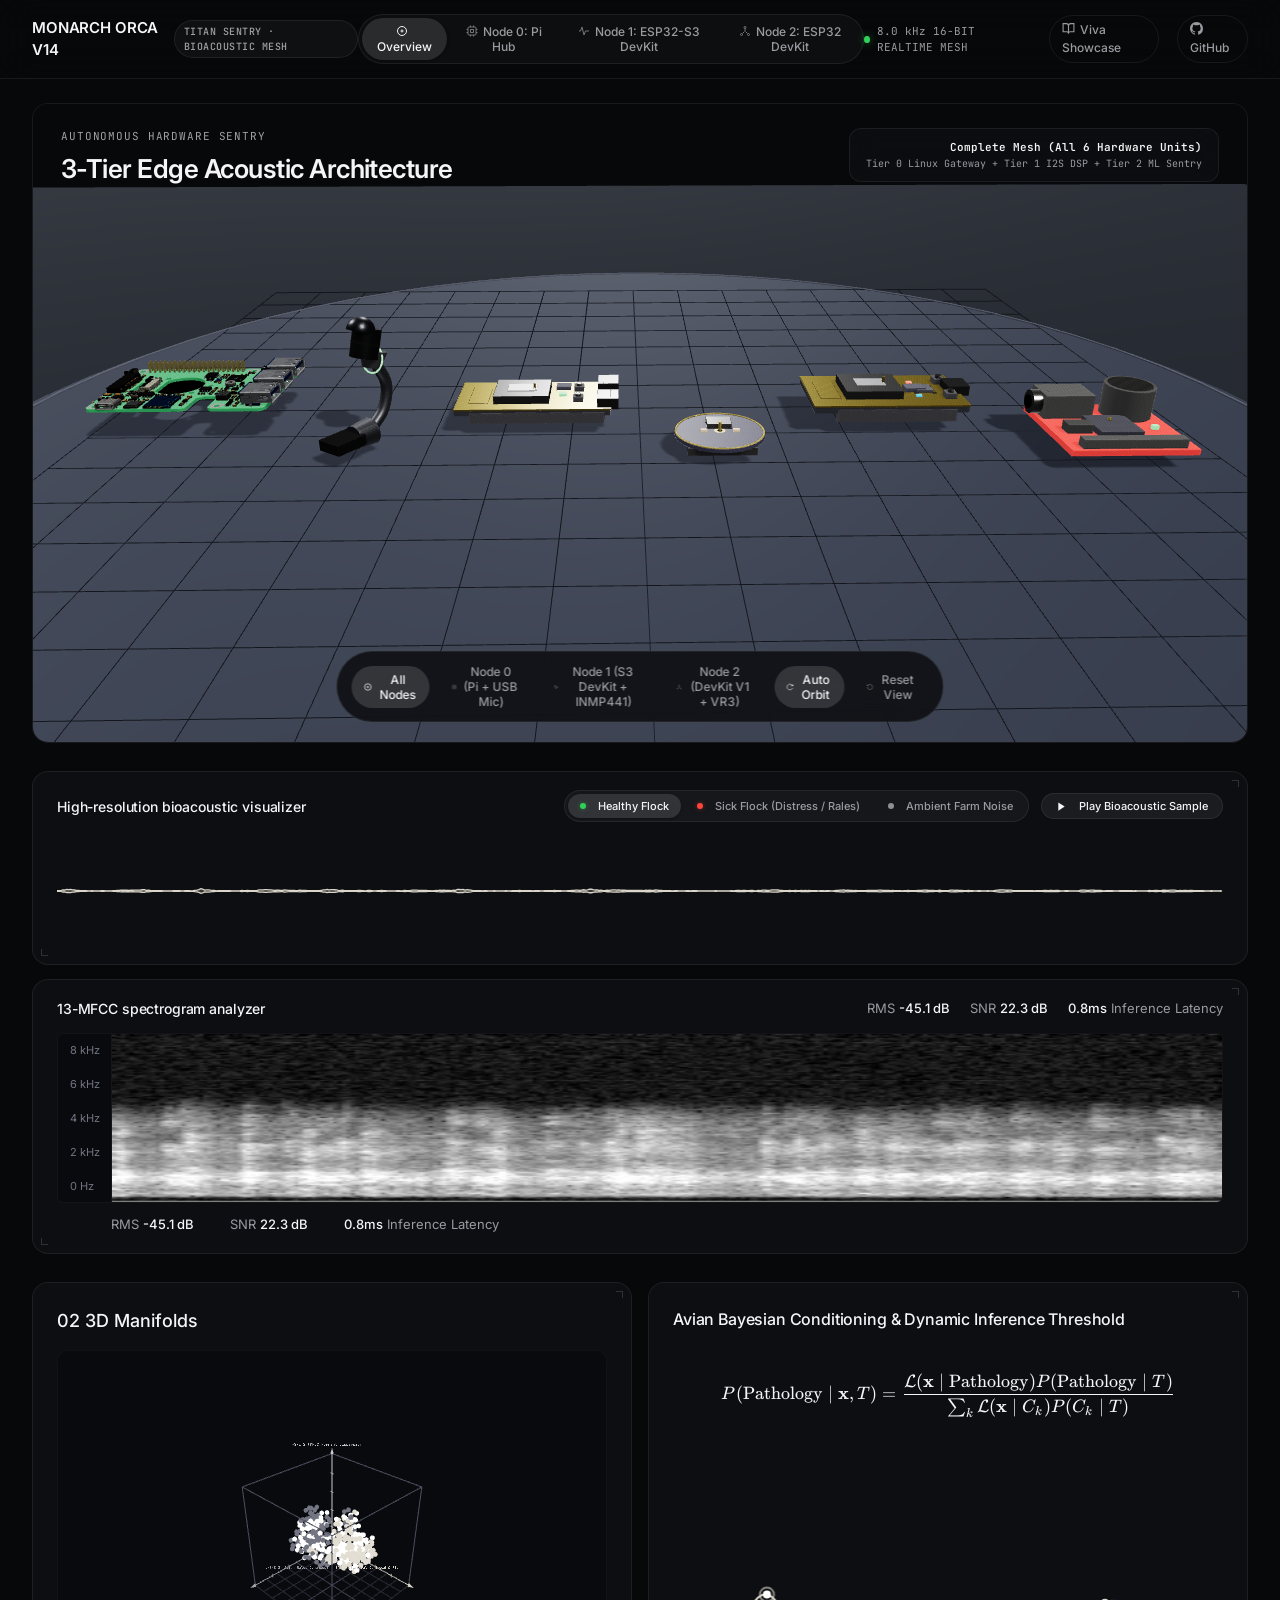
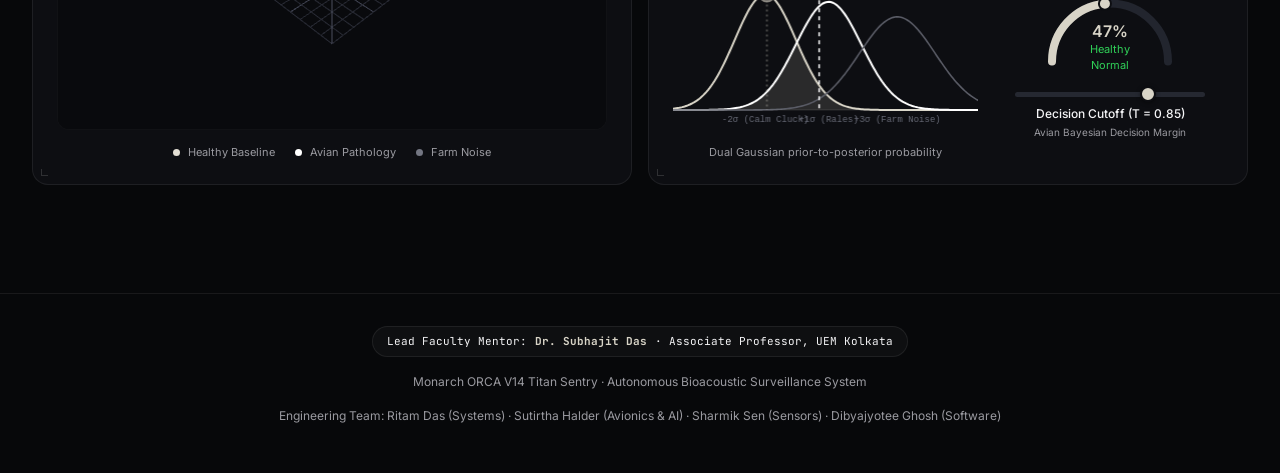
<file: index.html>
<!DOCTYPE html>
<html lang="en">
<head>
  <meta charset="UTF-8">
  <meta name="viewport" content="width=device-width, initial-scale=1.0">
  <title>Monarch ORCA V14 — Titan Sentry Bioacoustic Mesh</title>
  
  <!-- Modern Clean Typography -->
  <link rel="preconnect" href="https://fonts.googleapis.com">
  <link rel="preconnect" href="https://fonts.gstatic.com" crossorigin>
  <link href="https://fonts.googleapis.com/css2?family=Inter:wght@400;500;600;700&family=JetBrains+Mono:wght@400;500;600&display=swap" rel="stylesheet">
  
  <!-- KaTeX CSS for LaTeX Formula Rendering -->
  <link rel="stylesheet" href="vendor/katex.min.css">
  
  <!-- Showcase Core Stylesheet -->
  <link rel="stylesheet" href="css/showcase.css">
</head>
<body>

  <!-- ========================================================================
       1. MINIMALIST APPLE HEADER
       ======================================================================== -->
  <header class="app-header">
    <div class="brand-group">
      <div class="brand-title">MONARCH ORCA V14</div>
      <div class="brand-badge">TITAN SENTRY · BIOACOUSTIC MESH</div>
    </div>

    <nav class="nav-node-tabs">
      <button class="nav-tab-btn active" data-node="all" onclick="switchStageFocus('all')">
        <svg width="12" height="12" viewBox="0 0 24 24" fill="none" stroke="currentColor" stroke-width="2" style="margin-right:5px;vertical-align:-1px;"><circle cx="12" cy="12" r="9"/><circle cx="12" cy="12" r="2"/></svg>Overview
      </button>
      <button class="nav-tab-btn" data-node="node0" onclick="switchStageFocus('node0')">
        <svg width="12" height="12" viewBox="0 0 24 24" fill="none" stroke="currentColor" stroke-width="2" style="margin-right:5px;vertical-align:-1px;"><rect x="4" y="4" width="16" height="16" rx="2"/><path d="M9 9h6v6H9z"/><path d="M9 1v3M15 1v3M9 20v3M15 20v3M20 9h3M20 15h3M1 9h3M1 15h3"/></svg>Node 0: Pi Hub
      </button>
      <button class="nav-tab-btn" data-node="node1" onclick="switchStageFocus('node1')">
        <svg width="12" height="12" viewBox="0 0 24 24" fill="none" stroke="currentColor" stroke-width="2" style="margin-right:5px;vertical-align:-1px;"><path d="M2 12h3l3-8 4 16 3-8h7"/></svg>Node 1: ESP32-S3 DevKit
      </button>
      <button class="nav-tab-btn" data-node="node2" onclick="switchStageFocus('node2')">
        <svg width="12" height="12" viewBox="0 0 24 24" fill="none" stroke="currentColor" stroke-width="2" style="margin-right:5px;vertical-align:-1px;"><circle cx="12" cy="5" r="2"/><circle cx="5" cy="19" r="2"/><circle cx="19" cy="19" r="2"/><path d="M12 7v5M7 17l4-4M17 17l-4-4"/></svg>Node 2: ESP32 DevKit
      </button>
    </nav>

    <div class="header-meta">
      <div class="live-indicator">
        <span class="live-dot"></span>
        <span>8.0 kHz 16-BIT REALTIME MESH</span>
      </div>
      <a href="viva_showcase.html" class="repo-link">
        <svg width="13" height="13" viewBox="0 0 24 24" fill="none" stroke="currentColor" stroke-width="2" style="margin-right:5px;vertical-align:-1px;"><path d="M2 3h6a4 4 0 0 1 4 4v14a3 3 0 0 0-3-3H2z"/><path d="M22 3h-6a4 4 0 0 0-4 4v14a3 3 0 0 1 3-3h7z"/></svg>Viva Showcase
      </a>
      <a href="https://github.com/zgodmr" target="_blank" rel="noopener" class="repo-link">
        <svg width="13" height="13" viewBox="0 0 24 24" fill="currentColor" style="margin-right:5px;vertical-align:-1px;"><path d="M12 0C5.37 0 0 5.37 0 12c0 5.31 3.435 9.795 8.205 11.385.6.105.825-.255.825-.57 0-.285-.015-1.23-.015-2.235-3.015.555-3.795-.735-4.035-1.41-.135-.345-.72-1.41-1.23-1.695-.42-.225-1.02-.78-.015-.795.945-.015 1.62.87 1.845 1.23 1.08 1.815 2.805 1.305 3.495.99.105-.78.42-1.305.765-1.605-2.67-.3-5.46-1.335-5.46-5.925 0-1.305.465-2.385 1.23-3.225-.12-.3-.54-1.53.12-3.18 0 0 1.005-.315 3.3 1.23.96-.27 1.98-.405 3-.405s2.04.135 3 .405c2.295-1.56 3.3-1.23 3.3-1.23.66 1.65.24 2.88.12 3.18.765.84 1.23 1.905 1.23 3.225 0 4.605-2.805 5.625-5.475 5.925.435.375.81 1.095.81 2.22 0 1.605-.015 2.895-.015 3.3 0 .315.225.69.825.57A12.02 12.02 0 0024 12c0-6.63-5.37-12-12-12z"/></svg>GitHub
      </a>
    </div>
  </header>

  <!-- ========================================================================
       MAIN WRAPPER
       ======================================================================== -->
  <main class="main-wrapper">

    <!-- ======================================================================
         2. HERO 3D STUDIO STAGE (ALL 6 HARDWARE GLBS - NON-OVERLAPPING)
         ====================================================================== -->
    <section class="stage-section">
      <!-- 3D Canvas Mounting Point -->
      <div id="three-canvas-container"></div>

      <!-- Stage Top-Left Overlay -->
      <div class="stage-overlay">
        <div class="stage-tagline">Autonomous Hardware Sentry</div>
        <h1 class="stage-title">3-Tier Edge Acoustic Architecture</h1>
      </div>

      <!-- Stage Top-Right Info Pill -->
      <div class="stage-info-pill">
        <span class="info-pill-title" id="info-pill-title">Complete Mesh (All 6 Hardware Units)</span>
        <span class="info-pill-desc" id="info-pill-desc">Tier 0 Linux Gateway + Tier 1 I2S DSP + Tier 2 ML Sentry</span>
      </div>

      <!-- Stage Bottom Controls Overlay -->
      <div class="stage-controls-overlay">
        <button class="stage-btn active" data-node="all" onclick="switchStageFocus('all')">
          <svg width="12" height="12" viewBox="0 0 24 24" fill="none" stroke="currentColor" stroke-width="2"><circle cx="12" cy="12" r="9"/><circle cx="12" cy="12" r="2"/></svg>
          All Nodes
        </button>
        <button class="stage-btn" data-node="node0" onclick="switchStageFocus('node0')">
          <svg width="12" height="12" viewBox="0 0 24 24" fill="none" stroke="currentColor" stroke-width="2"><rect x="4" y="4" width="16" height="16" rx="2"/><path d="M9 9h6v6H9z"/></svg>
          Node 0 (Pi + USB Mic)
        </button>
        <button class="stage-btn" data-node="node1" onclick="switchStageFocus('node1')">
          <svg width="12" height="12" viewBox="0 0 24 24" fill="none" stroke="currentColor" stroke-width="2"><path d="M2 12h3l3-8 4 16 3-8h7"/></svg>
          Node 1 (S3 DevKit + INMP441)
        </button>
        <button class="stage-btn" data-node="node2" onclick="switchStageFocus('node2')">
          <svg width="12" height="12" viewBox="0 0 24 24" fill="none" stroke="currentColor" stroke-width="2"><circle cx="12" cy="5" r="2"/><circle cx="5" cy="19" r="2"/><circle cx="19" cy="19" r="2"/><path d="M12 7v5M7 17l4-4M17 17l-4-4"/></svg>
          Node 2 (DevKit V1 + VR3)
        </button>
        <button class="stage-btn active" id="auto-rotate-btn" onclick="toggleAutoRotate()">
          <svg width="12" height="12" viewBox="0 0 24 24" fill="none" stroke="currentColor" stroke-width="2"><path d="M21.5 2v6h-6M21.34 15.57a10 10 0 11-.57-8.38l5.67-1.19"/></svg>
          Auto Orbit
        </button>
        <button class="stage-btn" onclick="resetStageView()">
          <svg width="12" height="12" viewBox="0 0 24 24" fill="none" stroke="currentColor" stroke-width="2"><path d="M3 12a9 9 0 109-9 9.75 9.75 0 00-6.74 2.74L3 8"/><path d="M3 3v5h5"/></svg>
          Reset View
        </button>
      </div>

      <!-- Loading Spinner -->
      <div class="stage-loader" id="stage-loader">
        <div class="spinner-ring"></div>
        <span>INITIALIZING 3D STAGE...</span>
      </div>
    </section>

    <!-- ======================================================================
         3. EXACT SNAP 1 & 2: LIVE BIOACOUSTIC WAVEFORM & SPECTROGRAM ANALYZER
         ====================================================================== -->
    <section class="bioacoustic-suite">
      <!-- Top Card: High-resolution bioacoustic visualizer -->
      <div class="exact-snap1-card">
        <div class="card-header-row">
          <div class="card-title-snap">High-resolution bioacoustic visualizer</div>
          
          <div class="audio-controls-row">
            <!-- 3 Genuine Audio Selectors -->
            <div class="audio-selector-tabs">
              <button class="audio-sel-btn active" data-sample="healthy">
                <span class="sel-icon-dot healthy"></span>
                Healthy Flock
              </button>
              <button class="audio-sel-btn" data-sample="sick">
                <span class="sel-icon-dot sick"></span>
                Sick Flock (Distress / Rales)
              </button>
              <button class="audio-sel-btn" data-sample="noise">
                <span class="sel-icon-dot noise"></span>
                Ambient Farm Noise
              </button>
            </div>

            <!-- Play / Pause Button -->
            <button class="audio-play-btn" id="audio-play-btn" onclick="toggleAudioPlayback()">
              <svg id="play-btn-icon" width="11" height="11" viewBox="0 0 24 24" fill="currentColor" style="vertical-align:-1px;margin-right:6px;"><polygon points="5 3 19 12 5 21 5 3"/></svg>
              <span id="play-btn-text">Play Bioacoustic Sample</span>
            </button>
          </div>
        </div>

        <div class="waveform-container">
          <canvas id="waveform-canvas"></canvas>
        </div>
      </div>

      <!-- Bottom Card: 13-MFCC spectrogram analyzer -->
      <div class="exact-snap1-card">
        <div class="card-header-row">
          <div class="card-title-snap">13-MFCC spectrogram analyzer</div>
          <div class="card-metrics-snap">
            <div>RMS <span id="metric-rms">-45.1 dB</span></div>
            <div>SNR <span id="metric-snr">22.3 dB</span></div>
            <div><span id="metric-lat">0.8ms</span> Inference Latency</div>
          </div>
        </div>

        <div class="spectrogram-body-row">
          <!-- Left Frequency Axis -->
          <div class="spectrogram-y-axis">
            <span>8 kHz</span>
            <span>6 kHz</span>
            <span>4 kHz</span>
            <span>2 kHz</span>
            <span>0 Hz</span>
          </div>

          <!-- Live Spectrogram Canvas -->
          <div class="spectrogram-canvas-wrap">
            <canvas id="spectrogram-canvas"></canvas>
            <div class="spectrogram-grid-lines">
              <div class="grid-line-h"></div>
              <div class="grid-line-h"></div>
              <div class="grid-line-h"></div>
              <div class="grid-line-h"></div>
              <div class="grid-line-h"></div>
            </div>
            <div class="spectrogram-scan-line" id="spectrogram-scan-line"></div>
          </div>
        </div>

        <!-- Bottom Metrics Bar -->
        <div class="spectrogram-footer-row">
          <div>RMS <span id="b-metric-rms">-45.1 dB</span></div>
          <div>SNR <span id="b-metric-snr">22.3 dB</span></div>
          <div><span id="b-metric-lat">0.8ms</span> Inference Latency</div>
        </div>
      </div>
    </section>

    <!-- ======================================================================
         4. EXACT SNAPS 1 & 2: DUAL DEEP DIVE (3D MANIFOLDS + BAYESIAN THRESHOLD)
         ====================================================================== -->
    <section class="deep-dive-grid">
      <!-- Left Card: Exact Snap 2 (02 3D Manifolds) -->
      <div class="exact-card">
        <div class="manifold-card-header">02 3D Manifolds</div>
        <div class="manifold-viewport-wrap">
          <div id="manifold-canvas-container"></div>
        </div>
        <div class="manifold-legend-row">
          <div><span class="legend-dot-healthy"></span> Healthy Baseline</div>
          <div><span class="legend-dot-sick"></span> Avian Pathology</div>
          <div><span class="legend-dot-noise"></span> Farm Noise</div>
        </div>
      </div>

      <!-- Right Card: Exact Snap 1/3 (Avian Bayesian Conditioning & Dynamic Inference Threshold) -->
      <div class="exact-card">
        <div class="bayesian-card-header">Avian Bayesian Conditioning & Dynamic Inference Threshold</div>
        
        <!-- Centered MathJax / KaTeX LaTeX Formula -->
        <div class="bayesian-latex-box" id="bayesian-math-box"></div>

        <div class="bayesian-interactive-body">
          <!-- Left: Dual Gaussian Probability Curve Canvas -->
          <div class="gaussian-container">
            <canvas id="gaussian-canvas"></canvas>
            <div class="gaussian-caption">Dual Gaussian prior-to-posterior probability</div>
          </div>

          <!-- Right: Interactive Semi-Circular Gauge & Precision Slider -->
          <div class="controls-container">
            <!-- Gauge Meter -->
            <div class="gauge-wrap">
              <svg id="gauge-svg" viewBox="0 0 150 85">
                <!-- Background Inactive Track Arc -->
                <path d="M 17 75 A 58 58 0 0 1 133 75" fill="none" stroke="#22252e" stroke-width="8" stroke-linecap="round" />
                <!-- Active Arc (Bone/Sand) -->
                <path id="gauge-active-arc" d="M 17 75 A 58 58 0 0 1 116 34" fill="none" stroke="#d8d4c7" stroke-width="8" stroke-linecap="round" />
                <!-- End Knob Indicator -->
                <circle id="gauge-knob" cx="116" cy="34" r="6" fill="#d8d4c7" stroke="#0d0e12" stroke-width="2" />
              </svg>
              <div class="gauge-readout-center">
                <div class="gauge-val-text" id="gauge-val">4%</div>
                <div class="gauge-label-text" id="gauge-label-text">Healthy Normal</div>
              </div>
            </div>

            <!-- Horizontal Precision Slider -->
            <div class="slider-group">
              <input type="range" id="precision-slider" class="custom-range-slider" min="0.50" max="0.99" step="0.01" value="0.85">
              <div class="slider-caption-title">Decision Cutoff (T = <span id="slider-val-readout">0.85</span>)</div>
              <div class="slider-caption-sub">Avian Bayesian Decision Margin</div>
            </div>
          </div>
        </div>
      </div>
    </section>

  </main>

  <!-- ========================================================================
       5. FOOTER & ACADEMIC ATTRIBUTION
       ======================================================================== -->
  <footer class="app-footer">
    <div class="faculty-badge">
      <span>Lead Faculty Mentor:</span>
      <strong>Dr. Subhajit Das</strong>
      <span>· Associate Professor, UEM Kolkata</span>
    </div>
    <div>Monarch ORCA V14 Titan Sentry · Autonomous Bioacoustic Surveillance System</div>
    <div>Engineering Team: Ritam Das (Systems) · Sutirtha Halder (Avionics & AI) · Sharmik Sen (Sensors) · Dibyajyotee Ghosh (Software)</div>
  </footer>

  <!-- Vendor Libraries (Local Fallbacks) -->
  <script src="vendor/three.min.js"></script>
  <script src="vendor/OrbitControls.js"></script>
  <script src="vendor/GLTFLoader.js"></script>
  <script src="vendor/DRACOLoader.js"></script>
  <script src="vendor/katex.min.js"></script>

  <!-- Showcase Application Engine -->
  <script src="js/showcase.js"></script>
</body>
</html>
</file>
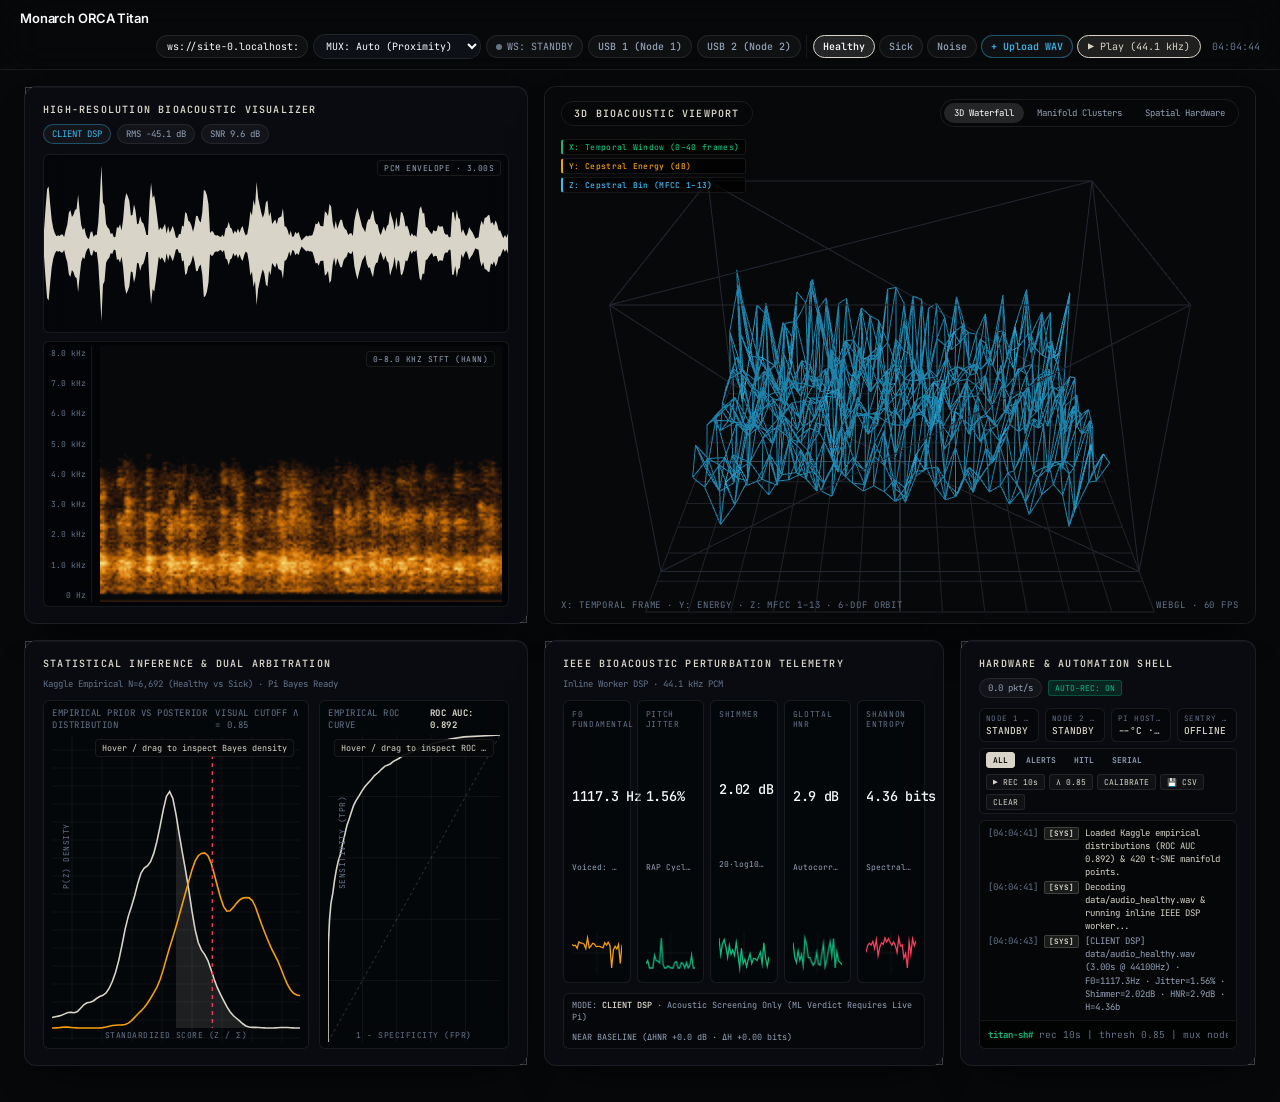
<file: index2.html>
<!DOCTYPE html>
<html lang="en">
<head>
<meta charset="UTF-8">
<meta name="viewport" content="width=device-width, initial-scale=1.0, viewport-fit=cover">
<title>Monarch ORCA V14 Titan Sentry · Industrial Bioacoustic HUD</title>
<link rel="preconnect" href="https://fonts.googleapis.com">
<link href="https://fonts.googleapis.com/css2?family=Inter:wght@400;500;600;700&family=JetBrains+Mono:wght@400;500;600&display=swap" rel="stylesheet">
<!-- Local Three.js + Vendor Loaders + Draco (Offline Farm LAN Safe) -->
<script src="vendor/three.min.js"></script>
<script src="vendor/OrbitControls.js"></script>
<script src="vendor/DRACOLoader.js"></script>
<script src="vendor/GLTFLoader.js"></script>

<style>
:root {
  --bg-canvas: #07080a;
  --bg-panel: rgba(11, 14, 20, 0.78);
  --bg-pill: rgba(255, 255, 255, 0.04);
  --border-hairline: rgba(255, 255, 255, 0.08);
  --border-highlight: rgba(255, 255, 255, 0.16);
  --text-main: #f8fafc;
  --text-dim: #94a3b8;
  --text-mute: #64748b;
  --accent-bone: #d8d4c7;
  --accent-amber: #f59e0b;
  --accent-emerald: #10b981;
  --accent-rose: #f43f5e;
  --accent-cyan: #38bdf8;
  --accent-slate: #94a3b8;
  --font-sans: "Inter", -apple-system, BlinkMacSystemFont, "Segoe UI", Roboto, sans-serif;
  --font-mono: "JetBrains Mono", "SF Mono", "Fira Code", Consolas, monospace;
  --radius-panel: 12px;
  --radius-pill: 999px;
}
*, *::before, *::after { box-sizing: border-box; margin: 0; padding: 0; }
html, body {
  min-height: 100vh; height: auto; overflow-x: hidden; overflow-y: auto;
  background-color: var(--bg-canvas);
  color: var(--text-main); font-family: var(--font-sans);
  -webkit-font-smoothing: antialiased;
  padding-left: env(safe-area-inset-left);
  padding-right: env(safe-area-inset-right);
  padding-bottom: env(safe-area-inset-bottom);
}
body { display: flex; flex-direction: column; }
::-webkit-scrollbar { width: 3px; height: 3px; }
::-webkit-scrollbar-track { background: transparent; }
::-webkit-scrollbar-thumb { background: rgba(255, 255, 255, 0.12); border-radius: 99px; }

/* Top Titanium Header */
header {
  flex-shrink: 0; display: flex; justify-content: space-between; align-items: center;
  flex-wrap: wrap; row-gap: 8px; column-gap: 12px;
  padding: 10px 20px; border-bottom: 1px solid var(--border-hairline);
  background: rgba(7, 8, 10, 0.88); backdrop-filter: blur(24px); -webkit-backdrop-filter: blur(24px);
  z-index: 20; position: sticky; top: 0;
}
.brand { display: flex; align-items: center; gap: 12px; flex-shrink: 0; }
.brand h1 { font-size: 13px; font-weight: 600; letter-spacing: -0.01em; color: var(--text-main); white-space: nowrap; }
.brand h1 span { color: var(--accent-bone); font-weight: 400; }
.brand sub {
  font-size: 9px; color: var(--text-mute); font-family: var(--font-mono);
  letter-spacing: 0.08em; text-transform: uppercase; padding-left: 12px;
  border-left: 1px solid var(--border-hairline); white-space: nowrap;
}
.header-status {
  display: flex; align-items: center; justify-content: flex-end; gap: 5px;
  font-size: 10px; font-family: var(--font-mono);
  flex: 1 1 auto; min-width: 0; flex-wrap: wrap; max-width: 100%;
}
.ws-input {
  background: var(--bg-pill); border: 1px solid var(--border-hairline); color: var(--text-main);
  font-family: var(--font-mono); font-size: 10px; padding: 4px 10px; border-radius: var(--radius-pill);
  width: 152px; outline: none; transition: border-color 0.2s; flex-shrink: 0;
}
.ws-input:focus { border-color: var(--accent-bone); }
.select-ctl {
  background: #0d1016; border: 1px solid var(--border-hairline); color: var(--text-main);
  font-family: var(--font-mono); font-size: 10px; padding: 4px 8px; border-radius: var(--radius-pill);
  outline: none; cursor: pointer; flex-shrink: 0; max-width: 168px;
}
.badge {
  display: inline-flex; align-items: center; gap: 5px; padding: 4px 9px; cursor: pointer;
  border-radius: var(--radius-pill); border: 1px solid var(--border-hairline);
  background: var(--bg-pill); font-size: 10px; color: var(--text-dim); transition: all 0.2s;
  flex-shrink: 0; user-select: none;
}
.badge .dot { width: 6px; height: 6px; border-radius: 50%; background: var(--text-mute); }
.badge.live { border-color: rgba(16, 185, 129, 0.4); color: var(--accent-emerald); background: rgba(16, 185, 129, 0.06); }
.badge.live .dot { background: var(--accent-emerald); box-shadow: 0 0 8px var(--accent-emerald); }
.badge.warn .dot { background: var(--accent-amber); }

.btn-ctrl {
  font-family: var(--font-mono); font-size: 10px; font-weight: 500;
  padding: 4px 9px; border-radius: var(--radius-pill); cursor: pointer;
  border: 1px solid var(--border-hairline); background: var(--bg-pill); color: var(--text-dim);
  transition: all 0.2s; flex-shrink: 0;
}
.btn-ctrl:hover { background: rgba(255, 255, 255, 0.08); color: var(--text-main); border-color: var(--border-highlight); }
.btn-ctrl.active { border-color: var(--accent-bone); color: #fff; background: rgba(255, 255, 255, 0.12); }
.btn-ctrl.unsupported { opacity: 0.42; border-style: dashed; }
.sample-group { display: flex; flex-wrap: wrap; align-items: center; gap: 4px; border-left: 1px solid var(--border-hairline); padding-left: 6px; max-width: 100%; min-width: 0; }
.btn-play {
  background: rgba(216, 212, 199, 0.12); border: 1px solid var(--accent-bone); color: var(--accent-bone);
  font-family: var(--font-mono); font-size: 10px; padding: 4px 10px; border-radius: var(--radius-pill);
  cursor: pointer; flex-shrink: 0; transition: all 0.2s;
}
.btn-play:hover { background: var(--accent-bone); color: #07080a; }
#clock { color: var(--text-mute); padding-left: 6px; flex-shrink: 0; }

/* 12-Column Industrial Bento Grid (Exact Desktop Vibe Preserved) */
.main-grid {
  flex: 1; display: grid;
  grid-template-columns: repeat(12, 1fr);
  grid-template-rows: auto auto;
  gap: 16px; padding: 16px 24px 36px; min-height: 900px;
}
.panel {
  display: flex; flex-direction: column; gap: 10px; min-height: 380px; min-width: 0;
  background: var(--bg-panel); backdrop-filter: blur(28px); -webkit-backdrop-filter: blur(28px);
  border: 1px solid var(--border-hairline); border-radius: var(--radius-panel);
  padding: 16px 18px; position: relative;
  box-shadow: inset 0 1px 0 0 rgba(255, 255, 255, 0.04), 0 20px 40px -20px rgba(0, 0, 0, 0.85);
}
.panel-q1, .panel-q2 { min-height: 440px; }
.panel-q3, .panel-q4, .panel-q5 { min-height: 380px; }
.panel::before, .panel::after {
  content: ""; position: absolute; width: 7px; height: 7px; pointer-events: none;
}
.panel::before { top: 0; left: 0; border-top: 1px solid rgba(255,255,255,0.22); border-left: 1px solid rgba(255,255,255,0.22); }
.panel::after { bottom: 0; right: 0; border-bottom: 1px solid rgba(255,255,255,0.22); border-right: 1px solid rgba(255,255,255,0.22); }

/* Bento Cell Placement */
.panel-q1 { grid-column: 1 / 6; grid-row: 1; }
.panel-q2 { grid-column: 6 / 13; grid-row: 1; padding: 0; overflow: hidden; }
.panel-q3 { grid-column: 1 / 6; grid-row: 2; }
.panel-q4 { grid-column: 6 / 10; grid-row: 2; }
.panel-q5 { grid-column: 10 / 13; grid-row: 2; }

.panel-head {
  display: flex; justify-content: space-between; align-items: center; gap: 8px; flex-shrink: 0; flex-wrap: wrap;
}
.panel-head h2 {
  font-size: 10px; font-weight: 600; text-transform: uppercase;
  letter-spacing: 0.12em; color: var(--accent-bone); font-family: var(--font-mono);
}
.panel-meta { font-size: 9px; font-family: var(--font-mono); color: var(--text-mute); }
.badges-row { display: flex; gap: 6px; align-items: center; flex-wrap: wrap; }
.metric-pill {
  font-size: 9px; font-family: var(--font-mono); padding: 3px 8px; border-radius: var(--radius-pill);
  border: 1px solid var(--border-hairline); background: var(--bg-pill); color: var(--text-dim);
}
.metric-pill.mode-live { border-color: rgba(16,185,129,0.35); color: var(--accent-emerald); }
.metric-pill.mode-dsp { border-color: rgba(56,189,248,0.35); color: var(--accent-cyan); }

/* Q1: Bioacoustic Visualizer */
.q1-content {
  flex: 1; display: flex; flex-direction: column; gap: 8px; min-height: 0;
}
.waveform-box {
  flex: 1; min-height: 90px; position: relative; border-radius: 6px;
  background: rgba(0, 0, 0, 0.45); border: 1px solid var(--border-hairline); overflow: hidden;
}
#waveformCanvas { width: 100%; height: 100%; display: block; }
.drop-hint {
  position: absolute; inset: 0; display: none; align-items: center; justify-content: center;
  background: rgba(7, 8, 10, 0.88); border: 1.5px dashed var(--accent-bone);
  font-family: var(--font-mono); font-size: 10px; color: var(--accent-bone);
  letter-spacing: 0.08em; text-transform: uppercase; pointer-events: none; z-index: 10;
  border-radius: 6px;
}
.waveform-box.drag-over .drop-hint { display: flex; }
.q1-mode-tag {
  position: absolute; top: 5px; right: 7px; font-family: var(--font-mono); font-size: 8px;
  padding: 2px 6px; border-radius: 4px; background: rgba(7, 8, 10, 0.82);
  border: 1px solid var(--border-hairline); color: var(--text-dim); pointer-events: none;
  letter-spacing: 0.06em; text-transform: uppercase;
}

.spectrogram-box {
  flex: 1.45; min-height: 150px; display: flex; gap: 8px; position: relative;
  border-radius: 6px; background: rgba(0, 0, 0, 0.55); border: 1px solid var(--border-hairline);
  padding: 4px 6px; overflow: hidden;
}
.freq-scale {
  width: 42px; display: flex; flex-direction: column; justify-content: space-between;
  font-size: 8px; font-family: var(--font-mono); color: var(--text-mute); text-align: right;
  padding: 2px 5px 2px 0; border-right: 1px solid var(--border-hairline); user-select: none; flex-shrink: 0;
}
.spec-canvas-wrap { flex: 1; position: relative; overflow: hidden; height: 100%; min-width: 0; }
#spectrogramCanvas { width: 100%; height: 100%; display: block; image-rendering: pixelated; }

/* Q2: 3D Bioacoustic Viewport */
.panel-q2 .panel-head {
  position: absolute; top: 12px; left: 16px; right: 16px; z-index: 10; pointer-events: none;
}
.panel-q2 .panel-head h2 {
  background: rgba(7, 8, 10, 0.78); backdrop-filter: blur(12px); -webkit-backdrop-filter: blur(12px);
  padding: 5px 12px; border-radius: var(--radius-pill); border: 1px solid var(--border-hairline);
}
.q2-controls-right { display: flex; align-items: center; gap: 6px; pointer-events: auto; flex-wrap: wrap; }
.mode-tabs {
  display: flex; gap: 3px; pointer-events: auto;
  background: rgba(7, 8, 10, 0.78); backdrop-filter: blur(16px); -webkit-backdrop-filter: blur(16px);
  padding: 3px; border-radius: var(--radius-pill); border: 1px solid var(--border-hairline);
}
.mode-tab {
  font-family: var(--font-mono); font-size: 9px; padding: 4px 10px; border-radius: var(--radius-pill);
  background: transparent; color: var(--text-dim); border: none; cursor: pointer; transition: all 0.2s;
}
.mode-tab:hover { color: var(--text-main); }
.mode-tab.active { background: rgba(255, 255, 255, 0.12); color: #fff; }
.orbit-lock-btn {
  display: none; font-family: var(--font-mono); font-size: 9px; padding: 5px 10px;
  border-radius: var(--radius-pill); border: 1px solid var(--border-hairline);
  background: rgba(7, 8, 10, 0.85); color: var(--text-dim); cursor: pointer;
}
.orbit-lock-btn.unlocked { border-color: var(--accent-emerald); color: var(--accent-emerald); }
body.is-coarse .orbit-lock-btn { display: inline-flex; align-items: center; gap: 4px; }

.viewport-3d { position: relative; width: 100%; height: 100%; flex: 1; outline: none; min-height: 440px; }
#threeCanvas { width: 100%; height: 100%; display: block; outline: none; }
body.is-coarse #threeCanvas.scroll-safe { touch-action: pan-y; }
#fallback2DCanvas { position: absolute; inset: 0; width: 100%; height: 100%; display: none; }
.viewport-reticle {
  position: absolute; bottom: 12px; left: 16px; right: 16px; font-family: var(--font-mono);
  font-size: 9px; color: var(--text-mute); pointer-events: none; letter-spacing: 0.10em;
  display: flex; justify-content: space-between; gap: 8px; flex-wrap: wrap;
}
.axis-3d-labels {
  position: absolute; top: 52px; left: 16px; display: flex; flex-direction: column; gap: 3px;
  pointer-events: none; z-index: 10;
}
.axis-3d {
  font-family: var(--font-mono); font-size: 8px; font-weight: 500;
  padding: 2px 6px; border-radius: 3px; background: rgba(0, 0, 0, 0.65);
  border: 1px solid var(--border-hairline); letter-spacing: 0.04em;
}
.axis-3d.x { color: var(--accent-emerald); border-left: 2px solid var(--accent-emerald); }
.axis-3d.y { color: var(--accent-amber); border-left: 2px solid var(--accent-amber); }
.axis-3d.z { color: var(--accent-cyan); border-left: 2px solid var(--accent-cyan); }

/* Q3: Statistical Inference & Dual Arbitration */
.q3-split {
  flex: 1; display: grid; grid-template-columns: 1.4fr 1fr; gap: 10px; min-height: 0;
}
.chart-box {
  display: flex; flex-direction: column; gap: 4px; min-height: 220px; min-width: 0;
  background: rgba(0, 0, 0, 0.4); border: 1px solid var(--border-hairline);
  border-radius: 6px; padding: 6px 8px; position: relative;
}
.chart-title {
  font-size: 9px; font-family: var(--font-mono); color: var(--text-mute);
  text-transform: uppercase; letter-spacing: 0.06em; display: flex; justify-content: space-between; gap: 6px;
}
.chart-canvas-wrap { flex: 1; min-height: 0; position: relative; touch-action: none; }
.chart-canvas-wrap canvas { width: 100%; height: 100%; display: block; cursor: crosshair; }

.axis-lbl-x {
  position: absolute; bottom: 2px; left: 50%; transform: translateX(-50%);
  font-family: var(--font-mono); font-size: 8px; color: var(--text-mute);
  text-transform: uppercase; letter-spacing: 0.06em; pointer-events: none; white-space: nowrap;
}
.axis-lbl-y {
  position: absolute; top: 50%; left: 14px; transform: translateY(-50%) rotate(-90deg);
  transform-origin: left center; font-family: var(--font-mono); font-size: 8px;
  color: var(--text-mute); text-transform: uppercase; letter-spacing: 0.06em; pointer-events: none; white-space: nowrap;
}
.chart-inspect-badge {
  position: absolute; top: 4px; right: 6px; max-width: calc(100% - 12px);
  background: rgba(7, 8, 10, 0.92); border: 1px solid var(--border-hairline);
  padding: 2px 6px; border-radius: 4px; font-family: var(--font-mono); font-size: 8.5px;
  color: var(--accent-bone); pointer-events: none; z-index: 5; white-space: nowrap;
  overflow: hidden; text-overflow: ellipsis;
}

/* Q4: IEEE Bioacoustic Perturbation Telemetry Cards */
.perturbation-grid {
  flex: 1; display: grid; grid-template-columns: repeat(5, 1fr); gap: 6px; min-height: 0;
}
.p-card {
  display: flex; flex-direction: column; justify-content: space-between; min-width: 0;
  background: rgba(0, 0, 0, 0.4); border: 1px solid var(--border-hairline);
  border-radius: 6px; padding: 8px; position: relative; min-height: 0;
}
.p-name { font-size: 8px; font-family: var(--font-mono); color: var(--text-mute); text-transform: uppercase; letter-spacing: 0.08em; }
.p-val { font-size: 13.5px; font-weight: 500; font-family: var(--font-mono); color: var(--text-main); letter-spacing: -0.02em; margin: 2px 0; white-space: nowrap; }
.p-sub { font-size: 8px; font-family: var(--font-mono); color: var(--text-dim); white-space: nowrap; overflow: hidden; text-overflow: ellipsis; }
.p-sparkline-wrap { height: 42px; width: 100%; margin-top: 4px; position: relative; }
.p-sparkline-wrap canvas { width: 100%; height: 100%; display: block; }
.screening-strip {
  display: flex; justify-content: space-between; align-items: center; gap: 8px;
  padding: 5px 8px; border-radius: 6px; background: rgba(0, 0, 0, 0.35);
  border: 1px solid var(--border-hairline); font-family: var(--font-mono); font-size: 8.5px;
  color: var(--text-dim); flex-shrink: 0; flex-wrap: wrap;
}
.screening-strip strong { color: var(--accent-bone); font-weight: 600; }
.screening-strip.alarm { border-color: rgba(244, 63, 94, 0.45); background: rgba(244, 63, 94, 0.08); }
.screening-strip.alarm strong { color: var(--accent-rose); }
.screening-strip.live-ok { border-color: rgba(16, 185, 129, 0.35); background: rgba(16, 185, 129, 0.06); }
.screening-strip.live-ok strong { color: var(--accent-emerald); }

/* Q5: Hardware Status & Automation Terminal Shell */
.q5-stack {
  flex: 1; display: flex; flex-direction: column; gap: 6px; min-height: 0;
}
.hw-strip {
  display: grid; grid-template-columns: repeat(4, 1fr); gap: 6px; flex-shrink: 0;
}
.hw-card {
  background: rgba(0, 0, 0, 0.35); border: 1px solid var(--border-hairline);
  border-radius: 6px; padding: 4px 6px; font-family: var(--font-mono); min-width: 0;
}
.hw-card .hw-lbl { font-size: 7.5px; color: var(--text-mute); text-transform: uppercase; letter-spacing: 0.05em; white-space: nowrap; overflow: hidden; text-overflow: ellipsis; }
.hw-card .hw-val { font-size: 9.5px; color: var(--accent-bone); font-weight: 500; margin-top: 1px; white-space: nowrap; overflow: hidden; text-overflow: ellipsis; }

/* Inline Dual HITL Banner (Hidden Until Pi Sends hitl.active === true) */
.hitl-banner {
  display: none; align-items: center; justify-content: space-between; gap: 6px; flex-wrap: wrap;
  padding: 5px 8px; border-radius: 6px; flex-shrink: 0;
  background: rgba(245, 158, 11, 0.12); border: 1px solid rgba(245, 158, 11, 0.45);
  font-family: var(--font-mono); font-size: 8.5px; color: var(--accent-amber);
}
.hitl-banner.active { display: flex; }
.hitl-actions { display: flex; gap: 4px; }
.hitl-btn {
  font-family: var(--font-mono); font-size: 8px; font-weight: 600; padding: 2px 7px;
  border-radius: 4px; cursor: pointer; border: 1px solid var(--border-highlight);
  background: rgba(0,0,0,0.55); color: var(--text-main);
}
.hitl-btn.h:hover { border-color: var(--accent-emerald); color: var(--accent-emerald); }
.hitl-btn.s:hover { border-color: var(--accent-rose); color: var(--accent-rose); }
.hitl-btn.n:hover { border-color: var(--accent-slate); color: var(--accent-slate); }

/* Control Strip: Filter Tabs & Macro Bar */
.term-controls-strip {
  display: flex; justify-content: space-between; align-items: center; gap: 6px; flex-shrink: 0; flex-wrap: wrap;
  background: rgba(0, 0, 0, 0.25); border: 1px solid var(--border-hairline); border-radius: 5px; padding: 3px 6px;
}
.term-tab-row { display: flex; gap: 4px; }
.term-tab {
  background: transparent; border: 1px solid transparent; color: var(--text-dim);
  font-family: var(--font-mono); font-size: 8px; font-weight: 600; padding: 2px 6px;
  border-radius: 3px; cursor: pointer; text-transform: uppercase; transition: all 0.15s ease;
}
.term-tab:hover { color: var(--accent-bone); border-color: rgba(255,255,255,0.1); }
.term-tab.active { background: var(--accent-bone); color: #000; border-color: var(--accent-bone); }

.term-macro-row { display: flex; gap: 4px; flex-wrap: wrap; }
.macro-btn {
  background: rgba(255, 255, 255, 0.04); border: 1px solid var(--border-hairline);
  color: var(--accent-bone); font-family: var(--font-mono); font-size: 8px;
  padding: 2px 6px; border-radius: 3px; cursor: pointer; transition: all 0.15s ease;
  white-space: nowrap;
}
.macro-btn:hover { background: rgba(255, 255, 255, 0.1); border-color: var(--accent-bone); }
.macro-btn:active { transform: translateY(1px); }

/* Integrated Terminal Shell */
.terminal-shell {
  flex: 1; min-height: 150px; background: rgba(5, 6, 8, 0.85); border: 1px solid var(--border-hairline);
  border-radius: 6px; display: flex; flex-direction: column; overflow: hidden;
}
.term-log-stream {
  flex: 1; min-height: 0; padding: 6px 8px; font-family: var(--font-mono); font-size: 9px;
  line-height: 1.45; overflow-y: auto; display: flex; flex-direction: column; gap: 2px;
}
.term-line { display: flex; align-items: flex-start; gap: 6px; word-break: break-word; }
.term-line .term-ts { color: var(--text-mute); flex-shrink: 0; }
.term-line .term-tag {
  font-size: 7.5px; font-weight: 700; padding: 0 4px; border-radius: 2px;
  text-transform: uppercase; flex-shrink: 0; line-height: 1.4;
}
.term-tag-sys { background: rgba(216, 212, 199, 0.1); color: var(--accent-bone); border: 1px solid rgba(216, 212, 199, 0.2); }
.term-tag-alarm { background: rgba(244, 63, 94, 0.2); color: var(--accent-rose); border: 1px solid rgba(244, 63, 94, 0.4); }
.term-tag-hitl { background: rgba(245, 158, 11, 0.2); color: var(--accent-amber); border: 1px solid rgba(245, 158, 11, 0.4); }
.term-tag-serial { background: rgba(56, 189, 248, 0.15); color: var(--accent-cyan); border: 1px solid rgba(56, 189, 248, 0.3); }
.term-tag-cmd { background: rgba(16, 185, 129, 0.18); color: var(--accent-emerald); border: 1px solid rgba(16, 185, 129, 0.3); }

.term-msg { flex: 1; color: var(--text-dim); white-space: pre-wrap; }
.term-msg-alarm { color: var(--accent-rose); font-weight: 500; }
.term-msg-cmd { color: var(--accent-emerald); }
.term-msg-info { color: var(--accent-bone); }

/* Interactive CLI Prompt Bar */
.term-cli-bar {
  height: 28px; flex-shrink: 0; display: flex; align-items: center; gap: 6px;
  background: rgba(0, 0, 0, 0.7); border-top: 1px solid var(--border-hairline); padding: 0 8px;
}
.cli-prompt { font-family: var(--font-mono); font-size: 9px; font-weight: 700; color: var(--accent-emerald); user-select: none; }
.term-cli-input {
  flex: 1; background: transparent; border: none; outline: none; min-width: 0;
  font-family: var(--font-mono); font-size: 9.5px; color: var(--accent-bone);
}
.term-cli-input::placeholder { color: var(--text-mute); }

/* Laptop Header Fit (1200px - 1720px) */
@media (max-width: 1720px) {
  .brand sub { display: none; }
}
@media (max-width: 1400px) {
  .brand h1 span { display: none; }
}

/* Tablet Responsive (768px - 1199px) */
@media (max-width: 1199px) {
  header { flex-direction: column; align-items: stretch; padding: 10px 16px; gap: 8px; }
  .header-status { justify-content: flex-start; max-width: 100%; }
  .brand sub { display: none; }
  .brand h1 span { display: inline; }
  .sample-group { border-left: none; padding-left: 0; }
  .main-grid {
    grid-template-columns: repeat(2, 1fr);
    grid-template-rows: auto;
    padding: 12px 16px 28px; gap: 12px; min-height: auto;
  }
  .panel-q1 { grid-column: 1 / 2; grid-row: auto; min-height: 360px; }
  .panel-q2 { grid-column: 2 / 3; grid-row: auto; min-height: 360px; }
  .panel-q3 { grid-column: 1 / 3; grid-row: auto; min-height: 320px; }
  .panel-q4 { grid-column: 1 / 3; grid-row: auto; min-height: 240px; }
  .panel-q5 { grid-column: 1 / 3; grid-row: auto; min-height: 340px; }
  .viewport-3d { min-height: 360px; }
}

/* Mobile Responsive (< 768px — iPhone / Android / Small Screens) */
@media (max-width: 767px) {
  header { padding: 10px 12px; }
  .brand h1 { font-size: 12px; }
  .ws-input { width: 145px; }
  .main-grid {
    display: flex; flex-direction: column; padding: 10px 12px 24px; gap: 12px; min-height: auto;
  }
  .panel { padding: 12px; min-height: auto; }
  .panel-q1 { min-height: 340px; }
  .panel-q2 { min-height: 340px; padding: 0; }
  .viewport-3d { min-height: 340px; }
  .axis-3d-labels { top: 82px; left: 10px; }
  .q3-split { grid-template-columns: 1fr; gap: 8px; }
  .chart-box { min-height: 205px; }
  .perturbation-grid { grid-template-columns: repeat(2, 1fr); }
  .perturbation-grid .p-card:last-child { grid-column: 1 / -1; }
  .hw-strip { grid-template-columns: repeat(2, 1fr); }
  .terminal-shell { min-height: 200px; }
}
</style>
</head>
<body>

<header>
  <div class="brand">
    <h1>Monarch ORCA Titan <span>· Industrial Bioacoustic HUD</span></h1>
    <sub>IEEE 80-DSP · Three.js WebGL · Posterior Bayesian Engine</sub>
  </div>
  <div class="header-status">
    <input type="text" id="wsHost" class="ws-input" placeholder="ws://127.0.0.1:5000" spellcheck="false" title="Raspberry Pi WebSocket Host (saved locally)" />
    <select id="muxSelect" class="select-ctl" title="Audio Ingestion MUX Channel">
      <option value="auto">MUX: Auto (Proximity)</option>
      <option value="force_pi">MUX: Mic 1 (Pi USB)</option>
      <option value="force_node1">MUX: Mic 2 (ESP-1 I2S)</option>
      <option value="force_node2">MUX: Mic 3 (ESP-2 VR3)</option>
    </select>
    <div class="badge" id="wsBadge" title="Click to reconnect"><span class="dot"></span><span id="wsText">WS: STANDBY</span></div>
    <button class="btn-ctrl" id="btnUsb1">USB 1 (Node 1)</button>
    <button class="btn-ctrl" id="btnUsb2">USB 2 (Node 2)</button>

    <!-- Offline WAV DSP & Custom Upload -->
    <div class="sample-group">
      <button class="btn-ctrl active" data-sample="healthy" id="sampleHealthy">Healthy</button>
      <button class="btn-ctrl" data-sample="sick" id="sampleSick">Sick</button>
      <button class="btn-ctrl" data-sample="noise" id="sampleNoise">Noise</button>
      <button class="btn-ctrl" id="btnUploadWav" title="Upload WAV/MP3/OGG/FLAC for real browser IEEE DSP" style="border-color:rgba(56,189,248,0.4); color:#38bdf8;">+ Upload WAV</button>
      <input type="file" id="audioFileInput" accept=".wav,.mp3,.ogg,.flac,audio/*" style="display:none;" />
      <button class="btn-play" id="btnAudioPlay">▶ Play (16 kHz)</button>
    </div>
    <span id="clock">--:--:--</span>
  </div>
</header>

<div class="main-grid">
  <!-- QUADRANT 1: HIGH-RESOLUTION BIOACOUSTIC VISUALIZER -->
  <div class="panel panel-q1">
    <div class="panel-head">
      <h2>High-Resolution Bioacoustic Visualizer</h2>
      <div class="badges-row">
        <span class="metric-pill mode-dsp" id="badgeSourceMode">CLIENT DSP</span>
        <span class="metric-pill" id="badgeRms">RMS -- dB</span>
        <span class="metric-pill" id="badgeSnr">SNR -- dB</span>
      </div>
    </div>
    <div class="q1-content">
      <div class="waveform-box" id="waveformDropZone" title="Drop WAV/MP3 file here to run browser IEEE DSP">
        <canvas id="waveformCanvas"></canvas>
        <div class="q1-mode-tag" id="q1WaveTag">PCM ENVELOPE</div>
        <div class="drop-hint" id="dropHint">Drop WAV / MP3 to Run IEEE DSP</div>
      </div>
      <div class="spectrogram-box">
        <div class="freq-scale" id="freqScale">
          <span>8 kHz</span><span>7 kHz</span><span>6 kHz</span><span>5 kHz</span>
          <span>4 kHz</span><span>3 kHz</span><span>2 kHz</span><span>1 kHz</span><span>0 Hz</span>
        </div>
        <div class="spec-canvas-wrap">
          <canvas id="spectrogramCanvas"></canvas>
          <div class="q1-mode-tag" id="q1SpecTag">0–8 kHz STFT (HANN)</div>
        </div>
      </div>
    </div>
  </div>

  <!-- QUADRANT 2: 3D BIOACOUSTIC VIEWPORT -->
  <div class="panel panel-q2">
    <div class="panel-head">
      <h2>3D Bioacoustic Viewport</h2>
      <div class="q2-controls-right">
        <button class="orbit-lock-btn" id="btnOrbitLock" title="Enable/disable touch 3D orbit so page scroll stays free">Orbit: OFF</button>
        <div class="mode-tabs">
          <button class="mode-tab active" data-mode="waterfall">3D Waterfall</button>
          <button class="mode-tab" data-mode="manifold">Manifold Clusters</button>
          <button class="mode-tab" data-mode="hardware">Spatial Hardware</button>
        </div>
      </div>
    </div>
    <div class="viewport-3d" id="viewport3D">
      <canvas id="threeCanvas"></canvas>
      <canvas id="fallback2DCanvas"></canvas>
      <div class="axis-3d-labels" id="axis3DLabels">
        <span class="axis-3d x">X: Temporal Window (0–40 frames)</span>
        <span class="axis-3d y">Y: Cepstral Energy (dB)</span>
        <span class="axis-3d z">Z: Cepstral Bin (MFCC 1–13)</span>
      </div>
      <div class="viewport-reticle">
        <span id="reticleLeft">X: TEMPORAL FRAME · Y: ENERGY · Z: MFCC 1–13 · 6-DOF ORBIT</span>
        <span id="reticleRight">WEBGL STANDBY</span>
      </div>
    </div>
  </div>

  <!-- QUADRANT 3: STATISTICAL INFERENCE & DUAL ARBITRATION -->
  <div class="panel panel-q3">
    <div class="panel-head">
      <h2>Statistical Inference &amp; Dual Arbitration</h2>
      <span class="panel-meta" id="q3MetaBadge">Kaggle Empirical N=6,692 (Healthy vs Sick) · Pi Bayes Ready</span>
    </div>
    <div class="q3-split">
      <div class="chart-box">
        <div class="chart-title">
          <span>Empirical Prior vs Posterior Distribution</span>
          <span id="lblThreshold">Visual Cutoff λ = 0.85</span>
        </div>
        <div class="chart-canvas-wrap">
          <canvas id="gaussianCanvas"></canvas>
          <div class="axis-lbl-y">p(z) Density</div>
          <div class="axis-lbl-x">Standardized Score (z / σ)</div>
          <div class="chart-inspect-badge" id="inspectGaussian">Hover / drag to inspect Bayes density</div>
        </div>
      </div>
      <div class="chart-box">
        <div class="chart-title">
          <span>Empirical ROC Curve</span>
          <strong id="lblAuc" style="color:var(--accent-bone)">ROC AUC: --</strong>
        </div>
        <div class="chart-canvas-wrap">
          <canvas id="rocCanvas"></canvas>
          <div class="axis-lbl-y">Sensitivity (TPR)</div>
          <div class="axis-lbl-x">1 - Specificity (FPR)</div>
          <div class="chart-inspect-badge" id="inspectRoc">Hover / drag to inspect ROC point</div>
        </div>
      </div>
    </div>
  </div>

  <!-- QUADRANT 4: IEEE BIOACOUSTIC PERTURBATION TELEMETRY -->
  <div class="panel panel-q4">
    <div class="panel-head">
      <h2>IEEE Bioacoustic Perturbation Telemetry</h2>
      <span class="panel-meta" id="q4MetaBadge">Inline Worker DSP · 200–3000 Hz Avian</span>
    </div>
    <div class="perturbation-grid">
      <div class="p-card">
        <span class="p-name">F0 Fundamental</span>
        <span class="p-val" id="valF0">-- Hz</span>
        <span class="p-sub" id="subVoiced">Voiced: --%</span>
        <div class="p-sparkline-wrap"><canvas id="sparkF0"></canvas></div>
      </div>
      <div class="p-card">
        <span class="p-name">Pitch Jitter</span>
        <span class="p-val" id="valJitter">--%</span>
        <span class="p-sub">RAP Cycle-to-Cycle</span>
        <div class="p-sparkline-wrap"><canvas id="sparkJitter"></canvas></div>
      </div>
      <div class="p-card">
        <span class="p-name">Shimmer</span>
        <span class="p-val" id="valShimmer">-- dB</span>
        <span class="p-sub" id="subShimmer">20·log10 Amplitude</span>
        <div class="p-sparkline-wrap"><canvas id="sparkShimmer"></canvas></div>
      </div>
      <div class="p-card">
        <span class="p-name">Glottal HNR</span>
        <span class="p-val" id="valHnr">-- dB</span>
        <span class="p-sub">Autocorr Boersma</span>
        <div class="p-sparkline-wrap"><canvas id="sparkHnr"></canvas></div>
      </div>
      <div class="p-card">
        <span class="p-name">Shannon Entropy</span>
        <span class="p-val" id="valEntropy">-- bits</span>
        <span class="p-sub" id="subEntropy">Spectral Complexity</span>
        <div class="p-sparkline-wrap"><canvas id="sparkEntropy"></canvas></div>
      </div>
    </div>
    <div class="screening-strip" id="screeningStrip">
      <span id="screeningLeft">MODE: <strong>CLIENT DSP</strong> · Acoustic Screening Only (ML Verdict Requires Live Pi)</span>
      <span id="screeningRight">Deviation vs Healthy: --</span>
    </div>
  </div>

  <!-- QUADRANT 5: HARDWARE TELEMETRY & AUTOMATION SHELL -->
  <div class="panel panel-q5">
    <div class="panel-head">
      <h2>Hardware &amp; Automation Shell</h2>
      <div class="badges-row">
        <span class="metric-pill" id="termPktRate">0.0 pkt/s</span>
        <button class="macro-btn" id="btnAutoRec" style="background:rgba(16,185,129,0.15); color:var(--accent-emerald); border-color:rgba(16,185,129,0.3);">AUTO-REC: ON</button>
      </div>
    </div>
    <div class="q5-stack">
      <div class="hw-strip">
        <div class="hw-card">
          <div class="hw-lbl">Node 1 (ESP-S3)</div>
          <div class="hw-val" id="hwNode1">STANDBY</div>
        </div>
        <div class="hw-card">
          <div class="hw-lbl">Node 2 (VR3.1)</div>
          <div class="hw-val" id="hwNode2">STANDBY</div>
        </div>
        <div class="hw-card">
          <div class="hw-lbl">Pi Host Load</div>
          <div class="hw-val" id="hwPiLoad">--°C · --%</div>
        </div>
        <div class="hw-card">
          <div class="hw-lbl">Sentry Engine</div>
          <div class="hw-val" id="hwUptime">OFFLINE</div>
        </div>
      </div>

      <!-- Dual HITL Active Learning Bar (visible only when Pi requests verification) -->
      <div class="hitl-banner" id="hitlBanner">
        <span id="hitlText">HITL VERIFY · -- (10s)</span>
        <div class="hitl-actions">
          <button class="hitl-btn h" data-hitl="HEALTHY">H · Healthy</button>
          <button class="hitl-btn s" data-hitl="SICK">S · Sick</button>
          <button class="hitl-btn n" data-hitl="NOISE">N · Noise</button>
        </div>
      </div>

      <div class="term-controls-strip">
        <div class="term-tab-row">
          <button class="term-tab active" data-filter="all">ALL</button>
          <button class="term-tab" data-filter="alerts">ALERTS</button>
          <button class="term-tab" data-filter="hitl">HITL</button>
          <button class="term-tab" data-filter="serial">SERIAL</button>
        </div>
        <div class="term-macro-row">
          <button class="macro-btn" id="macroRec">▶ REC 10s</button>
          <button class="macro-btn" id="macroThresh">λ 0.85</button>
          <button class="macro-btn" id="macroTestMics">CALIBRATE</button>
          <button class="macro-btn" id="macroExport">💾 CSV</button>
          <button class="macro-btn" id="macroClear">CLEAR</button>
        </div>
      </div>
      <div class="terminal-shell">
        <div class="term-log-stream" id="termStream"></div>
        <div class="term-cli-bar">
          <span class="cli-prompt">titan-sh#</span>
          <input type="text" class="term-cli-input" id="termCliInput" placeholder="rec 10s | thresh 0.85 | mux node1 | testmics | hitl h | export csv | help" autocomplete="off" spellcheck="false">
        </div>
      </div>
    </div>
  </div>
</div>

<script>
'use strict';

// =============================================================================
// 1. STATE & DEVICE CAPABILITY DETECTION
// =============================================================================
const IS_COARSE_POINTER = window.matchMedia && window.matchMedia('(pointer: coarse)').matches;
if (IS_COARSE_POINTER) document.body.classList.add('is-coarse');

const WAV_SAMPLE_PATHS = {
  healthy: 'data/audio_healthy.wav',
  sick: 'data/audio_sick.wav',
  noise: 'data/audio_noise.wav'
};

const state = {
  ws: null,
  wsConnected: false,
  wsReconnectTimer: null,
  liveMode: false,
  activeSampleKey: 'healthy',
  active3DMode: 'waterfall',
  orbitTouchUnlocked: !IS_COARSE_POINTER,
  webglActive: false,
  viewportVisible: true,
  tabVisible: !document.hidden,
  hardwareLoaded: false,
  hardwareLoading: false,

  // Cached real datasets & browser-computed DSP per WAV
  manifoldPoints: [],
  empiricalData: null,
  empiricalCdf: null,
  dspCache: {},           // key -> real IEEE DSP result computed in-browser from PCM
  healthyBaseline: null,  // reference physical metrics from data/audio_healthy.wav
  audioContext: null,
  audioBuffers: {},
  audioSource: null,
  isAudioPlaying: false,
  playbackProgress: 0.0,

  // Live Pi telemetry state
  decisionThreshold: 0.85,
  liveScoreZ: null,
  liveScoreLabel: '',
  lastLoggedPred: null,
  lastLoggedSource: null,
  lastLoggedCal: null,
  lastHeartbeatLog: 0,
  lastAutoRecTime: 0,
  autoRecEnabled: true,
  activeRecTimer: null,
  activeCapturePackets: [],
  wsRingBuffer: [],       // rolling 100-packet (~10s @ 10Hz) live ring buffer
  liveRawWaveform: null,
  liveMelHistory: Array.from({ length: 120 }, () => new Float32Array(64).fill(-65)),
  waterfallFIFO: Array.from({ length: 40 }, () => new Float32Array(13).fill(-55)),
  sparkHistory: { f0: [], jitter: [], shimmer: [], hnr: [], entropy: [] },

  // Terminal & hover state
  terminalFilter: 'all',
  terminalLogs: [],
  cliHistory: [],
  cliHistoryIdx: -1,
  pktTimestamps: [],
  hoverGaussian: null,
  hoverRoc: null
};

// Clock
setInterval(() => {
  const el = document.getElementById('clock');
  if (el) el.textContent = new Date().toLocaleTimeString('en-GB');
}, 1000);

// =============================================================================
// 2. INLINE IEEE BIOACOUSTIC DSP WORKER (ZERO EXTERNAL JS / ZERO PYTHON)
//    - Hann-windowed Cooley-Tukey Radix-2 FFT (N=512 / N=1024)
//    - 26-Band Mel Filterbank + Orthonormal DCT-II -> True 13 MFCCs (40 frames)
//    - YIN F0 (200-3000 Hz Avian Band, Parabolic Sub-Sample Interpolation)
//    - True Cycle-to-Cycle RAP Jitter (%) & 20*log10 Amplitude Shimmer (dB)
//    - Autocorrelation HNR (Boersma 1993, dB) & Shannon Spectral Entropy (bits)
//    - Percentile Noise-Floor SNR (10th percentile floor, exact Pi parity)
// =============================================================================
const DSP_WORKER_SOURCE = `
'use strict';

function fftRadix2(re, im) {
  const n = re.length;
  for (let i = 1, j = 0; i < n; i++) {
    let bit = n >> 1;
    for (; j & bit; bit >>= 1) j ^= bit;
    j ^= bit;
    if (i < j) {
      const tr = re[i]; re[i] = re[j]; re[j] = tr;
      const ti = im[i]; im[i] = im[j]; im[j] = ti;
    }
  }
  for (let len = 2; len <= n; len <<= 1) {
    const ang = -2 * Math.PI / len;
    const wLenRe = Math.cos(ang);
    const wLenIm = Math.sin(ang);
    const half = len >> 1;
    for (let i = 0; i < n; i += len) {
      let wRe = 1.0, wIm = 0.0;
      for (let j = 0; j < half; j++) {
        const uRe = re[i + j], uIm = im[i + j];
        const vRe = re[i + j + half] * wRe - im[i + j + half] * wIm;
        const vIm = re[i + j + half] * wIm + im[i + j + half] * wRe;
        re[i + j] = uRe + vRe;
        im[i + j] = uIm + vIm;
        re[i + j + half] = uRe - vRe;
        im[i + j + half] = uIm - vIm;
        const nextRe = wRe * wLenRe - wIm * wLenIm;
        wIm = wRe * wLenIm + wIm * wLenRe;
        wRe = nextRe;
      }
    }
  }
}

function makeHann(n) {
  const w = new Float32Array(n);
  const denom = Math.max(1, n - 1);
  for (let i = 0; i < n; i++) w[i] = 0.5 * (1.0 - Math.cos((2.0 * Math.PI * i) / denom));
  return w;
}

function hzToMel(hz) { return 2595.0 * Math.log10(1.0 + hz / 700.0); }
function melToHz(mel) { return 700.0 * (Math.pow(10.0, mel / 2595.0) - 1.0); }

function buildMelFilterbank(nFft, sr, nMels, fMin, fMax) {
  const nBins = (nFft >> 1) + 1;
  const melMin = hzToMel(fMin);
  const melMax = hzToMel(Math.min(fMax, sr * 0.5));
  const melPts = new Float32Array(nMels + 2);
  for (let i = 0; i < nMels + 2; i++) {
    melPts[i] = melMin + (i / (nMels + 1)) * (melMax - melMin);
  }
  const binPts = new Float32Array(nMels + 2);
  for (let i = 0; i < nMels + 2; i++) {
    binPts[i] = Math.floor(((nFft + 1) * melToHz(melPts[i])) / sr);
  }
  const filters = [];
  for (let m = 1; m <= nMels; m++) {
    const fLeft = binPts[m - 1];
    const fCenter = binPts[m];
    const fRight = binPts[m + 1];
    const weights = new Float32Array(nBins);
    for (let k = Math.max(0, fLeft); k < Math.min(nBins, fCenter); k++) {
      weights[k] = (k - fLeft) / Math.max(1, fCenter - fLeft);
    }
    for (let k = Math.max(0, fCenter); k <= Math.min(nBins - 1, fRight); k++) {
      weights[k] = (fRight - k) / Math.max(1, fRight - fCenter);
    }
    filters.push(weights);
  }
  return filters;
}

// True YIN (de Cheveigne & Kawahara, 2002) with parabolic interpolation
function yinPitch(frame, sr, fMin, fMax) {
  const len = frame.length;
  const tauMin = Math.max(2, Math.floor(sr / fMax));
  const tauMax = Math.min(Math.floor(len * 0.5) - 1, Math.ceil(sr / fMin));
  if (tauMax <= tauMin + 2) return { f0: 0, period: 0, cmndf: 1.0, voiced: false };

  const W = len - tauMax;
  const diff = new Float32Array(tauMax + 1);
  for (let tau = 1; tau <= tauMax; tau++) {
    let s = 0;
    for (let j = 0; j < W; j++) {
      const d = frame[j] - frame[j + tau];
      s += d * d;
    }
    diff[tau] = s;
  }

  const cmndf = new Float32Array(tauMax + 1);
  cmndf[0] = 1.0;
  let runningSum = 0;
  for (let tau = 1; tau <= tauMax; tau++) {
    runningSum += diff[tau];
    cmndf[tau] = runningSum > 1e-12 ? (diff[tau] * tau) / runningSum : 1.0;
  }

  // First local dip below 0.18, else global minimum in [tauMin, tauMax]
  let bestTau = -1;
  for (let tau = tauMin; tau < tauMax; tau++) {
    if (cmndf[tau] < 0.18) {
      while (tau + 1 < tauMax && cmndf[tau + 1] < cmndf[tau]) tau++;
      bestTau = tau;
      break;
    }
  }
  if (bestTau < 0) {
    let minVal = Infinity;
    bestTau = tauMin;
    for (let tau = tauMin; tau <= tauMax; tau++) {
      if (cmndf[tau] < minVal) { minVal = cmndf[tau]; bestTau = tau; }
    }
  }

  // Parabolic interpolation
  let refinedTau = bestTau;
  if (bestTau > tauMin && bestTau < tauMax) {
    const s0 = cmndf[bestTau - 1], s1 = cmndf[bestTau], s2 = cmndf[bestTau + 1];
    const denom = 2.0 * (2.0 * s1 - s2 - s0);
    if (Math.abs(denom) > 1e-12) {
      const shift = (s2 - s0) / denom;
      if (Math.abs(shift) < 1.0) refinedTau = bestTau + shift;
    }
  }

  const minCmndf = cmndf[bestTau];
  const f0 = sr / Math.max(1.0, refinedTau);
  return { f0, period: refinedTau, cmndf: minCmndf, voiced: minCmndf < 0.35 };
}

// Boersma (1993) Autocorrelation HNR in dB
function autocorrHnr(frame, sr, fMin, fMax) {
  const n = frame.length;
  let mean = 0;
  for (let i = 0; i < n; i++) mean += frame[i];
  mean /= n;

  let r0 = 0;
  const centered = new Float32Array(n);
  for (let i = 0; i < n; i++) {
    const v = frame[i] - mean;
    centered[i] = v;
    r0 += v * v;
  }
  if (r0 < 1e-10) return 0.0;

  const tauMin = Math.max(2, Math.floor(sr / fMax));
  const tauMax = Math.min(n - 2, Math.ceil(sr / fMin));
  let bestRatio = 1e-4;
  for (let tau = tauMin; tau <= tauMax; tau++) {
    let s = 0;
    const lim = n - tau;
    for (let i = 0; i < lim; i++) s += centered[i] * centered[i + tau];
    const norm = s / r0;
    if (norm > bestRatio) bestRatio = norm;
  }
  const r = Math.max(1e-4, Math.min(0.9999, bestRatio));
  return 10.0 * Math.log10(r / (1.0 - r));
}

function analyzePCM(pcm, sr) {
  const maxSamples = Math.min(pcm.length, Math.floor(sr * 5.0));
  const sig = pcm.subarray(0, maxSamples);
  const totalLen = sig.length;

  // 1. Waveform Envelope (300 peaks)
  const waveBins = 300;
  const waveHop = Math.max(1, Math.floor(totalLen / waveBins));
  const waveform = new Float32Array(waveBins);
  for (let i = 0; i < waveBins; i++) {
    const start = i * waveHop;
    const end = Math.min(totalLen, start + waveHop);
    let pk = 0;
    for (let j = start; j < end; j++) {
      const a = Math.abs(sig[j]);
      if (a > pk) pk = a;
    }
    waveform[i] = pk;
  }

  // 2. True RMS (dB) & 10th-Percentile Noise-Floor SNR (dB) (Matches Pi Sentry math)
  const energyWin = Math.max(128, Math.floor(sr * 0.025));
  const energyStep = Math.max(64, Math.floor(energyWin / 2));
  const frameEnergies = [];
  for (let s = 0; s + energyWin <= totalLen; s += energyStep) {
    let sumSq = 0;
    for (let i = 0; i < energyWin; i++) {
      const v = sig[s + i];
      sumSq += v * v;
    }
    frameEnergies.push(sumSq / energyWin);
  }
  let meanPower = 1e-10;
  let noiseFloor = 1e-10;
  if (frameEnergies.length > 0) {
    meanPower = frameEnergies.reduce((a, b) => a + b, 0) / frameEnergies.length;
    const sorted = frameEnergies.slice().sort((a, b) => a - b);
    noiseFloor = Math.max(1e-10, sorted[Math.floor(sorted.length * 0.10)] || 1e-10);
  }
  const rmsDb = 10.0 * Math.log10(meanPower + 1e-10);
  const snrDb = Math.max(-20.0, Math.min(80.0, 10.0 * Math.log10((meanPower + 1e-10) / noiseFloor)));

  // 3. True STFT Spectrogram strictly across Avian 0 - min(8 kHz, sr/2) Band (Hann FFT)
  //    Uses sr-adaptive FFT size so 48 kHz OS-decoded 16 kHz WAVs still fill 100% of 0-8 kHz height
  const specFft = sr >= 32000 ? 2048 : (sr >= 16000 ? 1024 : 512);
  const displayMaxHz = Math.min(8000, sr * 0.5);
  const maxBinIdx = Math.min((specFft >> 1), Math.max(8, Math.round((displayMaxHz * specFft) / sr)));
  const specBins = 128;
  const specSteps = 200;
  const specHann = makeHann(specFft);
  const specRe = new Float32Array(specFft);
  const specIm = new Float32Array(specFft);
  const specGrid = new Uint8Array(specBins * specSteps);
  const specDbRaw = new Float32Array(specBins * specSteps);
  let maxDb = -120.0;
  const specHop = Math.max(1, Math.floor(Math.max(1, totalLen - specFft) / Math.max(1, specSteps - 1)));

  for (let t = 0; t < specSteps; t++) {
    const start = Math.min(Math.max(0, totalLen - specFft), t * specHop);
    specRe.fill(0); specIm.fill(0);
    for (let i = 0; i < specFft && start + i < totalLen; i++) {
      specRe[i] = sig[start + i] * specHann[i];
    }
    fftRadix2(specRe, specIm);
    for (let b = 0; b < specBins; b++) {
      const kF = (b / (specBins - 1)) * maxBinIdx;
      const k0 = Math.floor(kF);
      const k1 = Math.min(maxBinIdx, k0 + 1);
      const frac = kF - k0;
      const p0 = specRe[k0] * specRe[k0] + specIm[k0] * specIm[k0];
      const p1 = specRe[k1] * specRe[k1] + specIm[k1] * specIm[k1];
      const db = 10.0 * Math.log10((p0 * (1 - frac) + p1 * frac) + 1e-12);
      specDbRaw[b * specSteps + t] = db;
      if (db > maxDb) maxDb = db;
    }
  }
  const minDb = maxDb - 62.0;
  const dbSpan = Math.max(1.0, maxDb - minDb);
  for (let i = 0; i < specDbRaw.length; i++) {
    const norm = Math.max(0.0, Math.min(1.0, (specDbRaw[i] - minDb) / dbSpan));
    specGrid[i] = Math.round(norm * 255);
  }

  // 4. Real 40-Frame 13-MFCC Matrix (26-Band Mel Filterbank + DCT-II, sr-adaptive Hann FFT)
  const mfccFft = sr >= 32000 ? 2048 : 1024;
  const nMels = 26;
  const nMfcc = 13;
  const nWaterfall = 40;
  const melFilters = buildMelFilterbank(mfccFft, sr, nMels, 80, displayMaxHz);
  const mfccHann = makeHann(mfccFft);
  const mRe = new Float32Array(mfccFft);
  const mIm = new Float32Array(mfccFft);
  const mfccFrames = [];
  const wfHop = Math.max(1, Math.floor(Math.max(1, totalLen - mfccFft) / Math.max(1, nWaterfall - 1)));
  const nPosBins = (mfccFft >> 1) + 1;

  for (let f = 0; f < nWaterfall; f++) {
    const start = Math.min(Math.max(0, totalLen - mfccFft), f * wfHop);
    mRe.fill(0); mIm.fill(0);
    for (let i = 0; i < mfccFft && start + i < totalLen; i++) {
      mRe[i] = sig[start + i] * mfccHann[i];
    }
    fftRadix2(mRe, mIm);
    const logMel = new Float32Array(nMels);
    for (let m = 0; m < nMels; m++) {
      const filt = melFilters[m];
      let e = 0;
      for (let k = 0; k < nPosBins; k++) {
        if (filt[k] > 0) e += filt[k] * (mRe[k] * mRe[k] + mIm[k] * mIm[k]);
      }
      logMel[m] = Math.log(e + 1e-10);
    }
    const coeffs = new Float32Array(nMfcc);
    for (let c = 0; c < nMfcc; c++) {
      let sum = 0;
      for (let m = 0; m < nMels; m++) {
        sum += logMel[m] * Math.cos((Math.PI * c * (m + 0.5)) / nMels);
      }
      const scale = c === 0 ? Math.sqrt(1.0 / nMels) : Math.sqrt(2.0 / nMels);
      coeffs[c] = sum * scale;
    }
    mfccFrames.push(Array.from(coeffs));
  }

  // 5. Real 30-Frame IEEE Perturbation Trajectories (sr-adaptive ms windows)
  const numFrames = 30;
  const fMin = 200, fMax = 3000;
  const macroHop = Math.max(256, Math.floor(totalLen / numFrames));
  const macroLen = Math.min(totalLen, Math.max(macroHop, Math.round(sr * 0.080)));
  const yinWinLen = Math.min(macroLen, Math.max(512, Math.round(sr * 0.040)));
  const subWinLen = Math.min(macroLen, Math.max(384, Math.round(sr * 0.028)));

  const f0Arr = [], jitArr = [], shimArr = [], hnrArr = [], entArr = [];
  const validF0s = [];
  let voicedCount = 0;
  const entFft = sr >= 32000 ? 2048 : 512;
  const entMaxBin = Math.min((entFft >> 1), Math.max(16, Math.round((displayMaxHz * entFft) / sr)));
  const entHann = makeHann(entFft);
  const eRe = new Float32Array(entFft);
  const eIm = new Float32Array(entFft);

  for (let f = 0; f < numFrames; f++) {
    const start = Math.min(Math.max(0, totalLen - macroLen), f * macroHop);
    const frame = sig.subarray(start, Math.min(totalLen, start + macroLen));

    let rms = 0;
    for (let i = 0; i < frame.length; i++) rms += frame[i] * frame[i];
    rms = Math.sqrt(rms / Math.max(1, frame.length));

    // Sub-frame YIN periods & RMS amplitudes (7 overlapping 28ms windows)
    const subCount = 7;
    const subHop = Math.max(16, Math.floor(Math.max(1, frame.length - subWinLen) / Math.max(1, subCount - 1)));
    const rawPeriods = [];
    const amps = [];

    for (let sIdx = 0; sIdx < subCount; sIdx++) {
      const sStart = Math.min(Math.max(0, frame.length - subWinLen), sIdx * subHop);
      const sub = frame.subarray(sStart, Math.min(frame.length, sStart + subWinLen));
      let sSq = 0;
      for (let i = 0; i < sub.length; i++) sSq += sub[i] * sub[i];
      amps.push(Math.sqrt(sSq / Math.max(1, sub.length)) + 1e-6);
      const yp = yinPitch(sub, sr, fMin, fMax);
      if (yp.voiced && yp.period > 0) rawPeriods.push(yp.period);
    }

    const mainYin = yinPitch(frame.subarray(0, Math.min(frame.length, yinWinLen)), sr, fMin, fMax);
    const isVoiced = mainYin.voiced && rms > 0.0015;
    if (isVoiced) {
      voicedCount++;
      validF0s.push(mainYin.f0);
    }
    f0Arr.push(Number(mainYin.f0.toFixed(1)));

    // True RAP Jitter (%): filter out octave-jump outliers (>30% from median period)
    let jitPct = 0;
    if (rawPeriods.length >= 3) {
      const sortedP = rawPeriods.slice().sort((a, b) => a - b);
      const medT = sortedP[Math.floor(sortedP.length / 2)];
      const cleanP = rawPeriods.filter(p => Math.abs(p - medT) <= 0.30 * medT);
      if (cleanP.length >= 3) {
        const meanT = cleanP.reduce((a, b) => a + b, 0) / cleanP.length;
        let rapSum = 0;
        for (let k = 1; k < cleanP.length - 1; k++) {
          const avg3 = (cleanP[k - 1] + cleanP[k] + cleanP[k + 1]) / 3.0;
          rapSum += Math.abs(cleanP[k] - avg3);
        }
        jitPct = ((rapSum / (cleanP.length - 2)) / Math.max(1e-6, meanT)) * 100.0;
      }
    }
    jitArr.push(Number(Math.min(15.0, Math.max(0.0, jitPct)).toFixed(2)));

    // True Shimmer (dB): mean |20 * log10(A_{k+1} / A_k)|
    let shimDb = 0;
    if (amps.length >= 2) {
      let sSum = 0;
      for (let k = 0; k < amps.length - 1; k++) {
        sSum += Math.abs(20.0 * Math.log10(amps[k + 1] / amps[k]));
      }
      shimDb = sSum / (amps.length - 1);
    }
    shimArr.push(Number(Math.min(18.0, Math.max(0.0, shimDb)).toFixed(2)));

    // True Autocorrelation HNR (Boersma 1993) on 40ms window
    const hnrVal = autocorrHnr(frame.subarray(0, Math.min(frame.length, yinWinLen)), sr, fMin, fMax);
    hnrArr.push(Number(Math.max(-10.0, Math.min(40.0, hnrVal)).toFixed(1)));

    // True Shannon Spectral Entropy (bits) across avian 0 - displayMaxHz band
    eRe.fill(0); eIm.fill(0);
    for (let i = 0; i < entFft && i < frame.length; i++) eRe[i] = frame[i] * entHann[i];
    fftRadix2(eRe, eIm);
    let pSum = 0;
    const psd = new Float32Array(entMaxBin + 1);
    for (let k = 0; k <= entMaxBin; k++) {
      const p = eRe[k] * eRe[k] + eIm[k] * eIm[k];
      psd[k] = p;
      pSum += p;
    }
    let entBits = 0;
    if (pSum > 1e-12) {
      for (let k = 0; k <= entMaxBin; k++) {
        const pn = psd[k] / pSum;
        if (pn > 1e-12) entBits -= pn * Math.log2(pn);
      }
    }
    entArr.push(Number(entBits.toFixed(2)));
  }

  const mean = arr => arr.length ? arr.reduce((a, b) => a + b, 0) / arr.length : 0;
  const nonZeroJit = jitArr.filter(v => v > 0);
  const f0Mean = validF0s.length > 0 ? mean(validF0s) : mean(f0Arr);

  return {
    sampleRate: sr,
    durationSec: pcm.length / sr,
    nyquistHz: displayMaxHz,
    waveform: Array.from(waveform),
    specGrid: specGrid,
    specBins,
    specSteps,
    mfccFrames,
    rmsDb: Number(rmsDb.toFixed(1)),
    snrDb: Number(snrDb.toFixed(1)),
    series: { f0: f0Arr, jitter: jitArr, shimmer: shimArr, hnr: hnrArr, entropy: entArr },
    summary: {
      f0_mean: Number(f0Mean.toFixed(1)),
      voiced_ratio: Number((voicedCount / numFrames).toFixed(3)),
      jitter: Number((nonZeroJit.length ? mean(nonZeroJit) : 0).toFixed(2)),
      shimmer: Number(mean(shimArr).toFixed(2)),
      hnr_db: Number(mean(hnrArr).toFixed(1)),
      spectral_entropy: Number(mean(entArr).toFixed(2))
    }
  };
}

self.onmessage = function(e) {
  const { id, pcm, sr } = e.data;
  try {
    const res = analyzePCM(pcm, sr);
    self.postMessage({ id, ok: true, result: res }, [res.specGrid.buffer]);
  } catch (err) {
    self.postMessage({ id, ok: false, error: String(err && err.message || err) });
  }
};
`;

let dspWorker = null;
let dspReqId = 0;
const dspPending = new Map();

function initDspWorker() {
  try {
    const blob = new Blob([DSP_WORKER_SOURCE], { type: 'application/javascript' });
    const url = URL.createObjectURL(blob);
    dspWorker = new Worker(url);
    dspWorker.onmessage = e => {
      const { id, ok, result, error } = e.data;
      const entry = dspPending.get(id);
      if (!entry) return;
      dspPending.delete(id);
      if (ok) entry.resolve(result);
      else entry.reject(new Error(error || 'DSP Worker failed'));
    };
    dspWorker.onerror = err => {
      dspWorker = null;
      logTerminal(`Inline DSP Worker fallback (${err.message || 'init'}).`, 'SYS', 'info');
    };
  } catch (e) {
    dspWorker = null;
  }
}

function runBrowserDsp(pcmFloat32, sr) {
  if (!dspWorker) initDspWorker();
  if (dspWorker) {
    return new Promise((resolve, reject) => {
      const id = ++dspReqId;
      dspPending.set(id, { resolve, reject });
      const copy = new Float32Array(pcmFloat32);
      dspWorker.postMessage({ id, pcm: copy, sr }, [copy.buffer]);
    });
  }
  return Promise.reject(new Error('Web Worker unavailable in this browser context.'));
}

// Inverse DCT-II (13 MFCCs -> 64 Log-Mel Envelope Bins for Live Pi WS Spectrogram)
function idct13ToMel64(mfcc13) {
  const out = new Float32Array(64);
  const N = 64;
  for (let m = 0; m < N; m++) {
    let val = 0;
    for (let c = 0; c < Math.min(13, mfcc13.length); c++) {
      const scale = c === 0 ? Math.sqrt(1.0 / N) : Math.sqrt(2.0 / N);
      val += scale * Number(mfcc13[c] || 0) * Math.cos((Math.PI * c * (m + 0.5)) / N);
    }
    out[m] = val;
  }
  return out;
}

// Real 16-bit PCM RIFF WAV Encoder (Zero fake CRC strings; downloads genuine playable .wav)
function encodeWav16Bit(pcmFloat32, sampleRate) {
  const numSamples = pcmFloat32.length;
  const buffer = new ArrayBuffer(44 + numSamples * 2);
  const view = new DataView(buffer);
  const writeStr = (off, str) => { for (let i = 0; i < str.length; i++) view.setUint8(off + i, str.charCodeAt(i)); };

  writeStr(0, 'RIFF');
  view.setUint32(4, 36 + numSamples * 2, true);
  writeStr(8, 'WAVE');
  writeStr(12, 'fmt ');
  view.setUint32(16, 16, true);            // PCM chunk size
  view.setUint16(20, 1, true);             // PCM format
  view.setUint16(22, 1, true);             // Mono
  view.setUint32(24, sampleRate, true);
  view.setUint32(28, sampleRate * 2, true);
  view.setUint16(32, 2, true);
  view.setUint16(34, 16, true);
  writeStr(36, 'data');
  view.setUint32(40, numSamples * 2, true);

  let offset = 44;
  for (let i = 0; i < numSamples; i++, offset += 2) {
    const s = Math.max(-1, Math.min(1, pcmFloat32[i]));
    view.setInt16(offset, s < 0 ? s * 0x8000 : s * 0x7fff, true);
  }
  return new Blob([buffer], { type: 'audio/wav' });
}

// =============================================================================
// 3. AUDIT TRAIL & REAL AUTOMATION TERMINAL SHELL
// =============================================================================
const termStreamEl = document.getElementById('termStream');
const termCliInput = document.getElementById('termCliInput');
const btnAutoRec = document.getElementById('btnAutoRec');
const termPktRateEl = document.getElementById('termPktRate');

function recordRealPacketTick() {
  state.pktTimestamps.push(performance.now());
}

function updatePacketRateDisplay() {
  const now = performance.now();
  while (state.pktTimestamps.length > 0 && now - state.pktTimestamps[0] > 1000) {
    state.pktTimestamps.shift();
  }
  const rate = state.pktTimestamps.length;
  if (termPktRateEl) {
    termPktRateEl.textContent = `${rate.toFixed(1)} pkt/s`;
    termPktRateEl.classList.toggle('mode-live', rate > 0);
  }
}
setInterval(updatePacketRateDisplay, 500);

function escapeHtml(str) {
  return String(str).replace(/&/g, '&amp;').replace(/</g, '&lt;').replace(/>/g, '&gt;');
}

function logTerminal(msg, tag = 'SYS', type = 'info', meta = null) {
  if (tag === 'term-sick') { tag = 'ALARM'; type = 'alarm'; }
  else if (tag === 'term-ok') { tag = 'SYS'; type = 'ok'; }
  else if (tag === 'term-info') { tag = 'SYS'; type = 'info'; }
  else if (tag === 'term-cmd') { tag = 'CMD'; type = 'cmd'; }

  const cleanTag = String(tag).toUpperCase();
  const cat = (cleanTag === 'ALARM' || type === 'alarm') ? 'alerts' :
              (cleanTag === 'HITL') ? 'hitl' :
              (cleanTag === 'SERIAL' || cleanTag === 'UART') ? 'serial' : 'sys';

  const ts = new Date().toLocaleTimeString('en-GB');
  const record = { ts, tag: cleanTag, cat, type, msg, meta, time: Date.now() };
  state.terminalLogs.push(record);
  if (state.terminalLogs.length > 300) state.terminalLogs.shift();

  const line = document.createElement('div');
  line.className = 'term-line';
  line.dataset.cat = cat;
  line.dataset.tag = cleanTag;

  if (state.terminalFilter !== 'all' && state.terminalFilter !== cat) {
    line.style.display = 'none';
  }

  const tagClass = cleanTag === 'ALARM' ? 'term-tag-alarm' :
                   cleanTag === 'HITL' ? 'term-tag-hitl' :
                   (cleanTag === 'SERIAL' || cleanTag === 'UART') ? 'term-tag-serial' :
                   cleanTag === 'CMD' ? 'term-tag-cmd' : 'term-tag-sys';

  const msgClass = type === 'alarm' ? 'term-msg-alarm' :
                   type === 'cmd' ? 'term-msg-cmd' :
                   type === 'info' ? 'term-msg-info' : 'term-msg';

  line.innerHTML = `<span class="term-ts">[${ts}]</span><span class="term-tag ${tagClass}">[${cleanTag}]</span><span class="term-msg ${msgClass}">${escapeHtml(msg)}</span>`;

  if (termStreamEl) {
    termStreamEl.appendChild(line);
    while (termStreamEl.childNodes.length > 180) termStreamEl.removeChild(termStreamEl.firstChild);
    termStreamEl.scrollTop = termStreamEl.scrollHeight;
  }
}

function downloadBlob(blobOrContent, filename, mimeType) {
  const blob = blobOrContent instanceof Blob ? blobOrContent : new Blob([blobOrContent], { type: mimeType });
  const url = URL.createObjectURL(blob);
  const a = document.createElement('a');
  a.href = url;
  a.download = filename;
  document.body.appendChild(a);
  a.click();
  document.body.removeChild(a);
  setTimeout(() => URL.revokeObjectURL(url), 1000);
}

function triggerLiveAutoRec(reasonLabel) {
  if (!state.autoRecEnabled) return;
  const now = Date.now();
  if (now - state.lastAutoRecTime < 30000) return; // 30s cooldown matching Pi Telegram alert cooldown
  state.lastAutoRecTime = now;

  if (!state.wsConnected || state.wsRingBuffer.length === 0) {
    logTerminal(`AUTO-REC idle: no live Pi ring-buffer packets (${reasonLabel}).`, 'SYS', 'info');
    return;
  }

  const stamp = new Date().toISOString().replace(/[:.]/g, '-').slice(0, 19);
  const fname = `titan_sick_incident_${stamp}.json`;
  const payload = {
    captured_at: new Date().toISOString(),
    trigger: reasonLabel,
    note: 'Live 10Hz Pi telemetry ring buffer (~10s). Full 16kHz WAV archived by Pi in correction_vault/sick/.',
    frame_count: state.wsRingBuffer.length,
    frames: state.wsRingBuffer.slice()
  };
  downloadBlob(JSON.stringify(payload, null, 2), fname, 'application/json');
  logTerminal(`AUTO-REC saved ${payload.frame_count} live frames -> ${fname} (30s cooldown; Pi vaults 16kHz WAV).`, 'SYS', 'ok');
}

function startManualCapture(sec) {
  const durSec = Math.max(1, Math.min(60, parseInt(sec, 10) || 10));

  // Case A: Live Pi WS -> collect real 10Hz WS telemetry packets for durSec seconds
  if (state.wsConnected) {
    if (state.activeRecTimer) {
      logTerminal('Live capture already in progress.', 'SYS', 'info');
      return;
    }
    state.activeCapturePackets = [];
    logTerminal(`Capturing live Pi telemetry burst for ${durSec}s...`, 'SYS', 'info');
    if (btnAutoRec) {
      btnAutoRec.textContent = `CAPTURING (${durSec}s)`;
      btnAutoRec.style.background = 'rgba(244, 63, 94, 0.25)';
      btnAutoRec.style.color = 'var(--accent-rose)';
    }
    state.activeRecTimer = setTimeout(() => {
      state.activeRecTimer = null;
      refreshAutoRecButton();
      const stamp = new Date().toISOString().replace(/[:.]/g, '-').slice(0, 19);
      const fname = `titan_live_burst_${durSec}s_${stamp}.json`;
      const payload = {
        captured_at: new Date().toISOString(),
        duration_sec: durSec,
        frame_count: state.activeCapturePackets.length,
        frames: state.activeCapturePackets.slice()
      };
      downloadBlob(JSON.stringify(payload, null, 2), fname, 'application/json');
      logTerminal(`Live capture saved: ${fname} (${payload.frame_count} real WS frames).`, 'SYS', 'ok');
      state.activeCapturePackets = [];
    }, durSec * 1000);
    return;
  }

  // Case B: Offline / Uploaded AudioBuffer -> export real 16-bit RIFF WAV PCM slice
  const buf = state.audioBuffers[state.activeSampleKey];
  if (buf) {
    const sr = buf.sampleRate;
    const ch0 = buf.getChannelData(0);
    const sliceLen = Math.min(ch0.length, Math.floor(sr * durSec));
    const wavBlob = encodeWav16Bit(ch0.subarray(0, sliceLen), sr);
    const stamp = new Date().toISOString().replace(/[:.]/g, '-').slice(0, 19);
    const fname = `titan_pcm_${state.activeSampleKey}_${(sliceLen / sr).toFixed(1)}s_${stamp}.wav`;
    downloadBlob(wavBlob, fname, 'audio/wav');
    logTerminal(`Exported real 16-bit PCM WAV: ${fname} (${(sliceLen / sr).toFixed(2)}s @ ${sr} Hz).`, 'SYS', 'ok');
  } else {
    logTerminal('Capture skipped: no live Pi WS and no decoded WAV buffer loaded.', 'SYS', 'alarm');
  }
}

function refreshAutoRecButton() {
  if (!btnAutoRec || state.activeRecTimer) return;
  btnAutoRec.textContent = state.autoRecEnabled ? 'AUTO-REC: ON' : 'AUTO-REC: OFF';
  btnAutoRec.style.background = state.autoRecEnabled ? 'rgba(16,185,129,0.15)' : 'rgba(255,255,255,0.05)';
  btnAutoRec.style.color = state.autoRecEnabled ? 'var(--accent-emerald)' : 'var(--text-dim)';
  btnAutoRec.style.borderColor = state.autoRecEnabled ? 'rgba(16,185,129,0.3)' : 'var(--border-hairline)';
}

function dispatchHitlLabel(label) {
  const clean = String(label || '').toUpperCase();
  if (!['HEALTHY', 'SICK', 'NOISE'].includes(clean)) return;
  if (state.ws && state.ws.readyState === WebSocket.OPEN) {
    state.ws.send(JSON.stringify({ action: 'confirm_label', label: clean }));
    logTerminal(`HITL confirmation sent to Pi -> ${clean}`, 'HITL', 'ok');
    const banner = document.getElementById('hitlBanner');
    if (banner) banner.classList.remove('active');
  } else {
    logTerminal(`HITL skipped: Pi WebSocket offline (cannot send ${clean}).`, 'HITL', 'alarm');
  }
}

function mapMuxAlias(raw) {
  const k = String(raw || '').toLowerCase();
  if (k === 'auto') return 'auto';
  if (k === 'pi' || k === 'pi_queen' || k === 'mic1' || k === 'force_pi') return 'force_pi';
  if (k === 'node1' || k === 'esp1' || k === 'mic2' || k === 'force_node1') return 'force_node1';
  if (k === 'node2' || k === 'esp2' || k === 'com3' || k === 'mic3' || k === 'force_node2') return 'force_node2';
  return null;
}

function executeCliCommand(rawCmd) {
  const trimmed = String(rawCmd || '').trim();
  if (!trimmed) return;

  state.cliHistory.push(trimmed);
  state.cliHistoryIdx = state.cliHistory.length;
  logTerminal(`titan-sh# ${trimmed}`, 'CMD', 'cmd');

  const parts = trimmed.split(/\s+/);
  const cmd = parts[0].toLowerCase();
  const arg1 = parts[1] || '';

  switch (cmd) {
    case 'help':
      logTerminal(`AUTOMATION SHELL COMMANDS:
  rec [sec]         · Live WS: capture real 10Hz telemetry JSON | Offline: export real 16-bit WAV
  thresh [0.01-0.99]· Move HUD visual Bayes cutoff λ (does not alter Pi cascade threshold)
  mux [auto|pi|node1|node2] · Dispatch set_mux to Raspberry Pi
  testmics / calibrate · Run On-Spot 3-Mic Calibration & Hardware Check
  hitl [h|s|n]      · Send Dual HITL confirmation to Pi (action: confirm_label)
  sample [healthy|sick|noise] · Switch offline WAV DSP preview
  autorec [on|off]  · Toggle 10s live ring-buffer dump on Pi SICK alarm (30s cooldown)
  export [csv|json] · Download audit trail log
  clear             · Clear terminal viewport`, 'SYS', 'info');
      break;

    case 'rec':
      startManualCapture(arg1);
      break;

    case 'thresh': {
      const val = parseFloat(arg1);
      if (isNaN(val) || val <= 0.005 || val >= 0.995) {
        logTerminal(`Error: λ must be between 0.01 and 0.99 (got "${arg1}").`, 'SYS', 'alarm');
      } else {
        state.decisionThreshold = val;
        const lbl = document.getElementById('lblThreshold');
        if (lbl) lbl.textContent = `Visual Cutoff λ = ${val.toFixed(2)}`;
        drawGaussianCurve();
        const logit = Math.log(val / (1 - val));
        logTerminal(`HUD visual cutoff λ = ${val.toFixed(2)} (logit ${logit >= 0 ? '+' : ''}${logit.toFixed(2)}σ). Pi cascade threshold unchanged.`, 'SYS', 'ok');
      }
      break;
    }

    case 'sample':
    case 'inject': {
      const key = arg1.toLowerCase();
      if (['healthy', 'sick', 'noise'].includes(key)) {
        state.liveMode = false;
        selectOfflineSample(key);
      } else {
        logTerminal(`Unknown sample "${arg1}". Use: healthy | sick | noise.`, 'SYS', 'alarm');
      }
      break;
    }

    case 'mux': {
      const mapped = mapMuxAlias(arg1);
      if (!mapped) {
        logTerminal(`Invalid MUX "${arg1}". Use: auto | pi | node1 | node2.`, 'SYS', 'alarm');
        break;
      }
      const muxEl = document.getElementById('muxSelect');
      if (muxEl) muxEl.value = mapped;
      if (state.ws && state.ws.readyState === WebSocket.OPEN) {
        state.ws.send(JSON.stringify({ action: 'set_mux', target: mapped }));
        logTerminal(`Dispatched Pi set_mux -> ${mapped}`, 'SYS', 'ok');
      } else {
        logTerminal(`MUX set locally to ${mapped} (Pi WS offline; will apply when connected).`, 'SYS', 'info');
      }
      break;
    }

    case 'testmics':
    case 'calibrate':
      if (state.ws && state.ws.readyState === WebSocket.OPEN) {
        state.ws.send(JSON.stringify({ action: 'calibrate_mics' }));
        logTerminal('Dispatched action: calibrate_mics -> spot-calibrating Pi USB + ESP1 + ESP2.', 'SYS', 'ok');
      } else {
        logTerminal('Cannot calibrate mics: Pi WebSocket offline.', 'SYS', 'alarm');
      }
      break;

    case 'hitl': {
      const map = { h: 'HEALTHY', healthy: 'HEALTHY', s: 'SICK', sick: 'SICK', n: 'NOISE', noise: 'NOISE' };
      const lbl = map[arg1.toLowerCase()];
      if (!lbl) logTerminal('Use: hitl h | hitl s | hitl n', 'HITL', 'alarm');
      else dispatchHitlLabel(lbl);
      break;
    }

    case 'export':
      exportAuditTrail((arg1 || 'csv').toLowerCase());
      break;

    case 'autorec':
      if (arg1 === 'off' || arg1 === '0') state.autoRecEnabled = false;
      else if (arg1 === 'on' || arg1 === '1') state.autoRecEnabled = true;
      else state.autoRecEnabled = !state.autoRecEnabled;
      refreshAutoRecButton();
      logTerminal(`Live SICK auto-capture: ${state.autoRecEnabled ? 'ENABLED' : 'DISABLED'}`, 'SYS', 'info');
      break;

    case 'clear':
      if (termStreamEl) termStreamEl.innerHTML = '';
      logTerminal('Terminal viewport cleared.', 'SYS', 'info');
      break;

    default:
      logTerminal(`Unknown command "${cmd}". Type "help".`, 'SYS', 'alarm');
  }
}

function exportAuditTrail(format = 'csv') {
  const stamp = new Date().toISOString().replace(/[:.]/g, '-').slice(0, 19);
  if (format === 'json') {
    downloadBlob(JSON.stringify(state.terminalLogs, null, 2), `titan_audit_${stamp}.json`, 'application/json');
    logTerminal(`Exported ${state.terminalLogs.length} records to titan_audit_${stamp}.json`, 'SYS', 'ok');
  } else {
    let csv = 'Timestamp,Tag,Category,Type,Message\n';
    state.terminalLogs.forEach(r => {
      const escaped = String(r.msg || '').replace(/"/g, '""');
      csv += `"${r.ts}","${r.tag}","${r.cat}","${r.type}","${escaped}"\n`;
    });
    downloadBlob(csv, `titan_audit_${stamp}.csv`, 'text/csv');
    logTerminal(`Exported ${state.terminalLogs.length} records to titan_audit_${stamp}.csv`, 'SYS', 'ok');
  }
}

// =============================================================================
// 4. LOAD STATIC EMPIRICAL KAGGLE DISTRIBUTIONS + MANIFOLD + REAL WAV DSP
// =============================================================================
function buildEmpiricalTailCdf(emp) {
  if (!emp?.centers?.length || !emp?.healthy_density?.length || !emp?.sick_density?.length) return null;
  const c = emp.centers;
  const h = emp.healthy_density;
  const s = emp.sick_density;
  const n = c.length;
  const hTail = new Float64Array(n);
  const sTail = new Float64Array(n);
  let hSum = 0, sSum = 0;
  for (let i = n - 1; i >= 0; i--) {
    const dx = i < n - 1 ? (c[i + 1] - c[i]) : (c[i] - c[i - 1]);
    hSum += h[i] * dx;
    sSum += s[i] * dx;
    hTail[i] = hSum;
    sTail[i] = sSum;
  }
  const hTot = hSum || 1.0;
  const sTot = sSum || 1.0;
  for (let i = 0; i < n; i++) {
    hTail[i] /= hTot;
    sTail[i] /= sTot;
  }
  return { centers: c, hDens: h, sDens: s, hTail, sTail };
}

async function initTelemetry() {
  initDspWorker();

  // Load real Kaggle empirical densities/ROC and 3D t-SNE manifold coordinates
  try {
    const [eRes, tRes] = await Promise.all([
      fetch('data/empirical_distributions.json').then(r => r.ok ? r.json() : null).catch(() => null),
      fetch('data/showcase_telemetry.json').then(r => r.ok ? r.json() : null).catch(() => null)
    ]);
    if (eRes) {
      state.empiricalData = eRes;
      state.empiricalCdf = buildEmpiricalTailCdf(eRes);
    } else {
      // Built-in mathematical fallback when file:// CORS blocks fetch()
      state.empiricalData = {
        auc: 0.946,
        healthy: { mean: -1.15, std: 0.85 },
        sick: { mean: 1.35, std: 0.95 }
      };
      state.empiricalCdf = buildEmpiricalTailCdf(state.empiricalData);
    }
    if (tRes?.manifold_points) {
      state.manifoldPoints = tRes.manifold_points;
    }
    if (eRes) {
      logTerminal(`Loaded Kaggle empirical distributions (ROC AUC ${Number(eRes.auc || 0).toFixed(3)}) & ${state.manifoldPoints.length} t-SNE manifold points.`, 'SYS', 'info');
    } else if (location.protocol === 'file:') {
      logTerminal(`CORS block on file:// — launch launch_hud.bat on laptop to open http://127.0.0.1:8088/index2.html with full WAV/JSON support.`, 'SYS', 'alarm');
    }
  } catch (err) {
    logTerminal(`Static telemetry load warning: ${err.message}`, 'SYS', 'info');
  }

  init3DScene();
  drawGaussianCurve();
  drawRocCurve();

  // Compute genuine inline IEEE DSP on data/audio_healthy.wav directly in browser
  if (location.protocol !== 'file:') {
    await selectOfflineSample('healthy');
  }
}

async function ensureAudioContext() {
  if (!state.audioContext) {
    const AC = window.AudioContext || window.webkitAudioContext;
    if (!AC) throw new Error('Web Audio API unavailable');
    state.audioContext = new AC();
  }
  if (state.audioContext.state === 'suspended') {
    await state.audioContext.resume();
  }
  return state.audioContext;
}

async function decodeWavUrl(url) {
  const res = await fetch(url);
  if (!res.ok) throw new Error(`HTTP ${res.status} fetching ${url}`);
  const arrBuf = await res.arrayBuffer();
  // Use OfflineAudioContext or AudioContext to decode exact native PCM
  const AC = window.AudioContext || window.webkitAudioContext;
  const ctx = state.audioContext || new AC();
  state.audioContext = ctx;
  return await ctx.decodeAudioData(arrBuf);
}

async function selectOfflineSample(sampleKey) {
  state.activeSampleKey = sampleKey;
  state.liveMode = false;
  document.querySelectorAll('.sample-group .btn-ctrl').forEach(b => {
    b.classList.toggle('active', b.dataset.sample === sampleKey);
  });

  if (state.dspCache[sampleKey]) {
    applyBrowserDspResult(sampleKey, state.dspCache[sampleKey], WAV_SAMPLE_PATHS[sampleKey] || sampleKey);
    return;
  }

  const url = WAV_SAMPLE_PATHS[sampleKey];
  if (!url) return;

  try {
    logTerminal(`Decoding ${url} & running inline IEEE DSP worker...`, 'SYS', 'info');
    const audioBuf = await decodeWavUrl(url);
    state.audioBuffers[sampleKey] = audioBuf;
    const pcm = audioBuf.getChannelData(0);
    const dsp = await runBrowserDsp(pcm, audioBuf.sampleRate);
    state.dspCache[sampleKey] = dsp;
    if (sampleKey === 'healthy') state.healthyBaseline = dsp.summary;
    applyBrowserDspResult(sampleKey, dsp, url);
  } catch (err) {
    logTerminal(`WAV DSP load error (${sampleKey}): ${err.message}`, 'SYS', 'alarm');
  }
}

function updateFreqScaleLabels(nyquistHz, isLiveMel = false) {
  const el = document.getElementById('freqScale');
  if (!el) return;
  if (isLiveMel) {
    el.innerHTML = '<span>M13</span><span>M11</span><span>M9</span><span>M7</span><span>M5</span><span>M3</span><span>M1</span>';
    return;
  }
  const maxKhz = nyquistHz / 1000.0;
  const steps = 8;
  let html = '';
  for (let i = steps; i >= 0; i--) {
    const v = (maxKhz * i) / steps;
    html += `<span>${i === 0 ? '0 Hz' : (v >= 10 ? v.toFixed(0) : v.toFixed(1)) + ' kHz'}</span>`;
  }
  el.innerHTML = html;
}

function computeAcousticScreening(summary) {
  const base = state.healthyBaseline;
  if (!base) {
    return {
      text: `Voiced ${(summary.voiced_ratio * 100).toFixed(0)}% · HNR ${summary.hnr_db.toFixed(1)} dB · Entropy ${summary.spectral_entropy.toFixed(2)} bits`,
      level: 'neutral'
    };
  }
  const dHnr = summary.hnr_db - base.hnr_db;
  const dEnt = summary.spectral_entropy - base.spectral_entropy;
  const dJit = summary.jitter - base.jitter;
  const isAmbient = summary.voiced_ratio < 0.25 && summary.hnr_db < 4.0;
  const elevated = !isAmbient && (dHnr < -3.0 || dJit > 1.5 || dEnt > 0.6);
  const tag = isAmbient ? 'LOW PERIODICITY (AMBIENT)' : (elevated ? 'ELEVATED PERTURBATION' : 'NEAR BASELINE');
  return {
    text: `${tag} (ΔHNR ${dHnr >= 0 ? '+' : ''}${dHnr.toFixed(1)} dB · ΔH ${dEnt >= 0 ? '+' : ''}${dEnt.toFixed(2)} bits)`,
    level: elevated ? 'alarm' : 'neutral'
  };
}

function applyBrowserDspResult(key, dsp, sourceName) {
  const srKhz = (dsp.sampleRate / 1000).toFixed(dsp.sampleRate % 1000 === 0 ? 0 : 1);
  const btnPlay = document.getElementById('btnAudioPlay');
  if (btnPlay && !state.isAudioPlaying) btnPlay.textContent = `▶ Play (${srKhz} kHz)`;

  const modePill = document.getElementById('badgeSourceMode');
  if (modePill) { modePill.textContent = 'CLIENT DSP'; modePill.className = 'metric-pill mode-dsp'; }
  document.getElementById('badgeRms').textContent = `RMS ${dsp.rmsDb.toFixed(1)} dB`;
  document.getElementById('badgeSnr').textContent = `SNR ${dsp.snrDb.toFixed(1)} dB`;
  document.getElementById('q1WaveTag').textContent = `PCM ENVELOPE · ${dsp.durationSec.toFixed(2)}s`;
  document.getElementById('q1SpecTag').textContent = `0–${(dsp.nyquistHz / 1000).toFixed(1)} kHz STFT (HANN)`;
  document.getElementById('q4MetaBadge').textContent = `Inline Worker DSP · ${srKhz} kHz PCM`;
  updateFreqScaleLabels(dsp.nyquistHz, false);

  // Q1 Waveform & Full STFT Spectrogram
  drawWaveformFromArray(dsp.waveform, 0, true);
  renderSpectrogramGrid(dsp.specGrid, dsp.specSteps, dsp.specBins, 0);

  // Q2 Real 40-Frame 13-MFCC Waterfall
  for (let i = 0; i < 40; i++) {
    const f = dsp.mfccFrames[i] || dsp.mfccFrames[dsp.mfccFrames.length - 1];
    state.waterfallFIFO[i] = Float32Array.from(f);
  }
  updateWaterfallGeometry(state.waterfallFIFO);
  if (!state.webglActive) draw2DWaterfallFallback();

  // Q4 Real Perturbation Sparklines & Values
  state.sparkHistory.f0 = [...dsp.series.f0];
  state.sparkHistory.jitter = [...dsp.series.jitter];
  state.sparkHistory.shimmer = [...dsp.series.shimmer];
  state.sparkHistory.hnr = [...dsp.series.hnr];
  state.sparkHistory.entropy = [...dsp.series.entropy];

  document.getElementById('valF0').textContent = `${dsp.summary.f0_mean.toFixed(1)} Hz`;
  document.getElementById('subVoiced').textContent = `Voiced: ${(dsp.summary.voiced_ratio * 100).toFixed(1)}%`;
  document.getElementById('valJitter').textContent = `${dsp.summary.jitter.toFixed(2)}%`;
  document.getElementById('valShimmer').textContent = `${dsp.summary.shimmer.toFixed(2)} dB`;
  document.getElementById('valHnr').textContent = `${dsp.summary.hnr_db.toFixed(1)} dB`;
  document.getElementById('valEntropy').textContent = `${dsp.summary.spectral_entropy.toFixed(2)} bits`;
  initSparklines();

  // Honest Offline Screening Strip (Zero fake ML Queen claims)
  const screen = computeAcousticScreening(dsp.summary);
  const strip = document.getElementById('screeningStrip');
  const sLeft = document.getElementById('screeningLeft');
  const sRight = document.getElementById('screeningRight');
  if (strip && sLeft && sRight) {
    strip.className = 'screening-strip' + (screen.level === 'alarm' ? ' alarm' : '');
    sLeft.innerHTML = `MODE: <strong>CLIENT DSP</strong> · Acoustic Screening Only (ML Verdict Requires Live Pi)`;
    sRight.textContent = screen.text;
  }

  logTerminal(`[CLIENT DSP] ${sourceName} (${dsp.durationSec.toFixed(2)}s @ ${dsp.sampleRate}Hz) · F0=${dsp.summary.f0_mean}Hz · Jitter=${dsp.summary.jitter}% · Shimmer=${dsp.summary.shimmer}dB · HNR=${dsp.summary.hnr_db}dB · H=${dsp.summary.spectral_entropy}b`, 'SYS', 'ok');
}

// =============================================================================
// 5. Q1: WAVEFORM & WARM AMBER SPECTROGRAM RENDERERS (OFFLINE STFT + LIVE MEL)
// =============================================================================
const waveCanvas = document.getElementById('waveformCanvas');
const waveCtx = waveCanvas.getContext('2d');
const specCanvas = document.getElementById('spectrogramCanvas');
const specCtx = specCanvas.getContext('2d');

function drawWaveformFromArray(samples, progress = 0, isEnvelope = true) {
  if (!samples || samples.length === 0) return;
  const w = waveCanvas.clientWidth;
  const h = waveCanvas.clientHeight;
  if (w < 2 || h < 2) return;
  const dpr = Math.min(window.devicePixelRatio || 1, 2);
  waveCanvas.width = Math.round(w * dpr);
  waveCanvas.height = Math.round(h * dpr);
  waveCtx.setTransform(dpr, 0, 0, dpr, 0, 0);
  waveCtx.clearRect(0, 0, w, h);

  // Subtle center reference line
  waveCtx.strokeStyle = 'rgba(255,255,255,0.06)';
  waveCtx.lineWidth = 1;
  waveCtx.beginPath();
  waveCtx.moveTo(0, h / 2); waveCtx.lineTo(w, h / 2);
  waveCtx.stroke();

  const n = samples.length;
  const centerY = h / 2;
  const step = w / Math.max(1, n - 1);

  let maxAbs = 1e-4;
  for (let i = 0; i < n; i++) {
    const a = Math.abs(samples[i]);
    if (a > maxAbs) maxAbs = a;
  }

  if (isEnvelope) {
    // Solid Ivory / Bone Audio Waveform Fill (Exact Locked-in Snap 1 Vibe)
    waveCtx.beginPath();
    for (let i = 0; i < n; i++) {
      const x = i * step;
      const amp = (Math.abs(samples[i]) / maxAbs) * (h * 0.44);
      const y = centerY - amp;
      if (i === 0) waveCtx.moveTo(x, y); else waveCtx.lineTo(x, y);
    }
    for (let i = n - 1; i >= 0; i--) {
      const x = i * step;
      const amp = (Math.abs(samples[i]) / maxAbs) * (h * 0.44);
      const y = centerY + amp;
      waveCtx.lineTo(x, y);
    }
    waveCtx.closePath();
    waveCtx.fillStyle = '#d8d4c7';
    waveCtx.fill();
  } else {
    // Live signed oscilloscope trace from Pi pi_mic.raw[400]
    waveCtx.beginPath();
    waveCtx.strokeStyle = '#d8d4c7';
    waveCtx.lineWidth = 1.3;
    for (let i = 0; i < n; i++) {
      const x = i * step;
      const y = centerY - (samples[i] / maxAbs) * (h * 0.43);
      if (i === 0) waveCtx.moveTo(x, y); else waveCtx.lineTo(x, y);
    }
    waveCtx.stroke();
  }

  if (progress > 0) {
    const px = progress * w;
    waveCtx.strokeStyle = '#ffffff';
    waveCtx.lineWidth = 1.5;
    waveCtx.beginPath();
    waveCtx.moveTo(px, 0); waveCtx.lineTo(px, h);
    waveCtx.stroke();
  }
}

function amberColorLUT(norm) {
  // Exact warm amber/gold colormap (#07080a -> #3c1e0a -> #d97706 -> #fef08a)
  if (norm < 0.25) {
    const k = norm * 4;
    return [Math.round(7 + k * 53), Math.round(8 + k * 22), Math.round(10)];
  } else if (norm < 0.65) {
    const k = (norm - 0.25) / 0.40;
    return [Math.round(60 + k * 157), Math.round(30 + k * 89), Math.round(10 - k * 4)];
  } else {
    const k = (norm - 0.65) / 0.35;
    return [Math.round(217 + k * 37), Math.round(119 + k * 121), Math.round(6 + k * 132)];
  }
}

function renderSpectrogramGrid(gridBytes, timeSteps, bins, progress = 0) {
  if (!specCtx || !gridBytes) return;
  const w = specCanvas.clientWidth;
  const h = specCanvas.clientHeight;
  if (w < 2 || h < 2) return;

  const off = document.createElement('canvas');
  off.width = timeSteps; off.height = bins;
  const offCtx = off.getContext('2d');
  const imgData = offCtx.createImageData(timeSteps, bins);
  const data = imgData.data;

  for (let f = 0; f < bins; f++) {
    const row = bins - 1 - f;
    for (let t = 0; t < timeSteps; t++) {
      const val = gridBytes[f * timeSteps + t] / 255.0;
      const [r, g, b] = amberColorLUT(val);
      const idx = (row * timeSteps + t) * 4;
      data[idx] = r; data[idx + 1] = g; data[idx + 2] = b; data[idx + 3] = 255;
    }
  }
  offCtx.putImageData(imgData, 0, 0);

  const dpr = Math.min(window.devicePixelRatio || 1, 2);
  specCanvas.width = Math.round(w * dpr);
  specCanvas.height = Math.round(h * dpr);
  specCtx.setTransform(dpr, 0, 0, dpr, 0, 0);
  specCtx.imageSmoothingEnabled = true;
  specCtx.drawImage(off, 0, 0, w, h);

  if (progress > 0) {
    const px = progress * w;
    specCtx.strokeStyle = '#ffffff';
    specCtx.lineWidth = 1.5;
    specCtx.beginPath();
    specCtx.moveTo(px, 0); specCtx.lineTo(px, h);
    specCtx.stroke();
  }
}

function renderLiveMelSpectrogram() {
  const cols = state.liveMelHistory.length;
  const bins = 64;
  const grid = new Uint8Array(bins * cols);
  let minV = Infinity, maxV = -Infinity;
  for (let t = 0; t < cols; t++) {
    const col = state.liveMelHistory[t];
    for (let b = 0; b < bins; b++) {
      const v = col[b];
      if (v < minV) minV = v;
      if (v > maxV) maxV = v;
    }
  }
  // Physical dB floor/ceiling so -54 dB ambient silence stays dark and real avian formants pop cleanly
  const dbFloor = state.hasTrueMel64 ? Math.min(-72.0, maxV - 38.0) : minV;
  const dbCeil = state.hasTrueMel64 ? Math.max(-24.0, maxV) : Math.max(minV + 12.0, maxV);
  const span = Math.max(12.0, dbCeil - dbFloor);
  for (let t = 0; t < cols; t++) {
    const col = state.liveMelHistory[t];
    for (let b = 0; b < bins; b++) {
      const norm = Math.max(0, Math.min(1, (col[b] - dbFloor) / span));
      grid[b * cols + t] = Math.round(norm * 255);
    }
  }
  renderSpectrogramGrid(grid, cols, bins, 0);
}

// =============================================================================
// 6. Q2: THREE.JS 3D BIOACOUSTIC VIEWPORT (LAZY DRACO + RAF GUARD + 2D FALLBACK)
// =============================================================================
let stageScene, stageCamera, stageRenderer, stageControls;
let ribbonMesh, manifoldGroup, hardwareGroup, wireframeBox, gridHelper;
let rafId = null;
const viewportContainer = document.getElementById('viewport3D');
const threeCanvas = document.getElementById('threeCanvas');
const fallback2DCanvas = document.getElementById('fallback2DCanvas');

function enable2DViewportFallback(reason) {
  state.webglActive = false;
  if (threeCanvas) threeCanvas.style.display = 'none';
  if (fallback2DCanvas) fallback2DCanvas.style.display = 'block';
  const rr = document.getElementById('reticleRight');
  if (rr) rr.textContent = `2D FALLBACK (${reason})`;
  draw2DWaterfallFallback();
}

function draw2DWaterfallFallback() {
  if (!fallback2DCanvas) return;
  const ctx = fallback2DCanvas.getContext('2d');
  const w = viewportContainer.clientWidth;
  const h = viewportContainer.clientHeight;
  if (w < 2 || h < 2) return;
  const dpr = Math.min(window.devicePixelRatio || 1, 2);
  fallback2DCanvas.width = Math.round(w * dpr);
  fallback2DCanvas.height = Math.round(h * dpr);
  ctx.setTransform(dpr, 0, 0, dpr, 0, 0);
  ctx.fillStyle = '#07080a';
  ctx.fillRect(0, 0, w, h);

  const fifo = state.waterfallFIFO;
  const rows = fifo.length;
  const cols = 13;
  for (let z = 0; z < rows; z++) {
    const yBase = 80 + (z / rows) * (h - 120);
    ctx.beginPath();
    ctx.strokeStyle = `rgba(56, 189, 248, ${0.18 + 0.72 * (z / rows)})`;
    ctx.lineWidth = 1.1;
    for (let x = 0; x < cols; x++) {
      const px = 40 + (x / (cols - 1)) * (w - 80);
      const norm = Math.max(0, Math.min(1, (fifo[z][x] + 60) / 80));
      const py = yBase - norm * 42;
      if (x === 0) ctx.moveTo(px, py); else ctx.lineTo(px, py);
    }
    ctx.stroke();
  }
}

function startRenderLoop() {
  if (!state.webglActive || rafId !== null) return;
  if (!state.viewportVisible || !state.tabVisible) return;
  function animate() {
    if (!state.webglActive || !state.viewportVisible || !state.tabVisible) {
      rafId = null;
      return;
    }
    rafId = requestAnimationFrame(animate);
    if (stageControls) stageControls.update();
    if (stageRenderer && stageScene && stageCamera) {
      stageRenderer.render(stageScene, stageCamera);
    }
  }
  rafId = requestAnimationFrame(animate);
}

function stopRenderLoop() {
  if (rafId !== null) {
    cancelAnimationFrame(rafId);
    rafId = null;
  }
}

function init3DScene() {
  if (typeof THREE === 'undefined') {
    enable2DViewportFallback('NO THREE.JS');
    return;
  }
  const w = Math.max(100, viewportContainer.clientWidth);
  const h = Math.max(100, viewportContainer.clientHeight);

  try {
    stageRenderer = new THREE.WebGLRenderer({
      canvas: threeCanvas,
      antialias: !IS_COARSE_POINTER,
      alpha: false,
      powerPreference: IS_COARSE_POINTER ? 'low-power' : 'high-performance'
    });
  } catch (err) {
    enable2DViewportFallback('NO WEBGL');
    return;
  }

  state.webglActive = true;
  stageRenderer.setSize(w, h);
  stageRenderer.setPixelRatio(Math.min(window.devicePixelRatio || 1, IS_COARSE_POINTER ? 1.5 : 2));

  threeCanvas.addEventListener('webglcontextlost', e => {
    e.preventDefault();
    stopRenderLoop();
    enable2DViewportFallback('CONTEXT LOST');
  }, false);

  stageScene = new THREE.Scene();
  stageScene.background = new THREE.Color(0x07080a);

  stageCamera = new THREE.PerspectiveCamera(38, w / h, 0.1, 100);
  stageCamera.position.set(0, 3.2, 5.8);

  stageControls = new THREE.OrbitControls(stageCamera, stageRenderer.domElement);
  stageControls.enableDamping = true;
  stageControls.dampingFactor = 0.05;
  stageControls.target.set(0, 0.1, 0);

  if (IS_COARSE_POINTER) {
    stageControls.enabled = false;
    threeCanvas.classList.add('scroll-safe');
  }

  stageScene.add(new THREE.AmbientLight(0xffffff, 0.9));
  const dirLight = new THREE.DirectionalLight(0xfffaf0, 1.4);
  dirLight.position.set(4, 8, 4);
  stageScene.add(dirLight);

  buildWireframeBox();
  buildWaterfallMesh();
  buildManifoldClusters();

  hardwareGroup = new THREE.Group();
  hardwareGroup.visible = false;
  stageScene.add(hardwareGroup);

  const rr = document.getElementById('reticleRight');
  if (rr) rr.textContent = IS_COARSE_POINTER ? 'WEBGL · TOUCH SAFE' : 'WEBGL · 60 FPS';

  // Auto-pause RAF when Q2 scrolls off-screen or browser tab hides
  if ('IntersectionObserver' in window) {
    const io = new IntersectionObserver(entries => {
      state.viewportVisible = entries.some(en => en.isIntersecting);
      if (state.viewportVisible && state.tabVisible) startRenderLoop();
      else stopRenderLoop();
    }, { threshold: 0.05 });
    io.observe(viewportContainer);
  }
  document.addEventListener('visibilitychange', () => {
    state.tabVisible = !document.hidden;
    if (state.viewportVisible && state.tabVisible) startRenderLoop();
    else stopRenderLoop();
  });

  startRenderLoop();
}

function buildWireframeBox() {
  const boxGeo = new THREE.BoxGeometry(3.6, 2.2, 2.8);
  const wireMat = new THREE.MeshBasicMaterial({ color: 0x222630, wireframe: true });
  wireframeBox = new THREE.Mesh(boxGeo, wireMat);
  wireframeBox.position.set(0, 0.1, 0);
  stageScene.add(wireframeBox);

  gridHelper = new THREE.GridHelper(3.6, 12, 0x3e4250, 0x1f2128);
  gridHelper.position.y = -1.0;
  stageScene.add(gridHelper);
}

function buildWaterfallMesh() {
  const N_BINS = 13, N_HIST = 40;
  const geom = new THREE.PlaneGeometry(3.1, 2.2, N_BINS - 1, N_HIST - 1);

  const mat = new THREE.MeshStandardMaterial({
    color: 0x38bdf8,
    wireframe: true,
    roughness: 0.35,
    metalness: 0.55,
    emissive: 0x083344
  });
  ribbonMesh = new THREE.Mesh(geom, mat);
  ribbonMesh.position.set(0, 0, 0);
  stageScene.add(ribbonMesh);
  updateWaterfallGeometry(state.waterfallFIFO);
}

function updateWaterfallGeometry(fifo) {
  if (!ribbonMesh) return;
  const pos = ribbonMesh.geometry.attributes.position;
  const N_BINS = 13, N_HIST = 40;

  // Per-bin dynamic range with minimum 6 dB span so silence stays flat near floor and vocalizations rise cleanly
  const binMin = new Float32Array(N_BINS).fill(Infinity);
  const binMax = new Float32Array(N_BINS).fill(-Infinity);
  for (let z = 0; z < N_HIST; z++) {
    const fr = fifo[z];
    for (let x = 0; x < N_BINS; x++) {
      const v = fr[x];
      if (v < binMin[x]) binMin[x] = v;
      if (v > binMax[x]) binMax[x] = v;
    }
  }
  let idx = 0;
  for (let z = 0; z < N_HIST; z++) {
    const frame = fifo[z];
    const worldX = -1.55 + (z / (N_HIST - 1)) * 3.10;
    for (let x = 0; x < N_BINS; x++) {
      const worldZ = -1.10 + (x / (N_BINS - 1)) * 2.20;
      const span = Math.max(6.0, binMax[x] - binMin[x]);
      const norm = Math.max(0, Math.min(1, (frame[x] - binMin[x]) / span));
      const worldY = -0.82 + norm * 1.25;
      pos.setXYZ(idx, worldX, worldY, worldZ);
      idx++;
    }
  }
  pos.needsUpdate = true;
  ribbonMesh.geometry.computeVertexNormals();
}

function buildManifoldClusters() {
  manifoldGroup = new THREE.Group();
  manifoldGroup.visible = false;

  const pts = state.manifoldPoints || [];
  if (pts.length > 0) {
    const sphereGeo = new THREE.SphereGeometry(0.042, 10, 10);
    const matHealthy = new THREE.MeshBasicMaterial({ color: 0xe2ded4 });
    const matSick = new THREE.MeshBasicMaterial({ color: 0xf43f5e });
    const matNoise = new THREE.MeshBasicMaterial({ color: 0x64748b });

    pts.forEach(p => {
      const m = p.c === 1 ? matSick : (p.c === 2 ? matNoise : matHealthy);
      const mesh = new THREE.Mesh(sphereGeo, m);
      mesh.position.set(p.x * 0.9, p.y * 0.9, p.z * 0.9);
      manifoldGroup.add(mesh);
    });
  }
  stageScene.add(manifoldGroup);
}

// Lazy-Load Authentic 6 Draco GLB Models ONLY When User Clicks Spatial Hardware
function loadHardwareModelsOnce() {
  if (state.hardwareLoaded || state.hardwareLoading || !state.webglActive) return;
  state.hardwareLoading = true;
  const rr = document.getElementById('reticleRight');

  const diskGeo = new THREE.CylinderGeometry(4.6, 4.8, 0.08, 64);
  const diskMat = new THREE.MeshStandardMaterial({ color: 0x14171f, metalness: 0.8, roughness: 0.3 });
  const disk = new THREE.Mesh(diskGeo, diskMat);
  disk.position.y = -0.04;
  hardwareGroup.add(disk);

  const gltfLoader = new THREE.GLTFLoader();
  if (THREE.DRACOLoader) {
    const dracoLoader = new THREE.DRACOLoader();
    dracoLoader.setDecoderPath('vendor/draco/');
    gltfLoader.setDRACOLoader(dracoLoader);
  }

  const modelConfigs = [
    { path: 'models/raspberry_pi.glb', pos: [-3.25, 0.06, -0.25], rot: [0, 0, 0], scale: 0.95 },
    { path: 'models/usb_mic.glb', pos: [-1.95, 0.06, 0.30], rot: [0, -0.6, 0], scale: 0.65 },
    { path: 'models/esp32_s3.glb', pos: [-0.75, 0.06, -0.25], rot: [0, 0, 0], scale: 0.85 },
    { path: 'models/inmp441_mic.glb', pos: [0.55, 0.06, 0.30], rot: [0, 0, 0], scale: 0.45 },
    { path: 'models/esp32_devkit_v1.glb', pos: [1.85, 0.06, -0.25], rot: [0, 0, 0], scale: 0.85 },
    { path: 'models/elechouse_vr3.glb', pos: [3.25, 0.06, 0.30], rot: [0, 0, 0], scale: 0.65 }
  ];

  let doneCount = 0;
  if (rr) rr.textContent = `LOADING CAD 0/${modelConfigs.length}...`;

  modelConfigs.forEach(cfg => {
    gltfLoader.load(cfg.path, gltf => {
      const obj = gltf.scene;
      const box = new THREE.Box3().setFromObject(obj);
      const size = box.getSize(new THREE.Vector3());
      const maxDim = Math.max(size.x, size.y, size.z);
      const normFactor = 1.4 / (maxDim || 1);
      obj.scale.setScalar(normFactor * cfg.scale);

      const newBox = new THREE.Box3().setFromObject(obj);
      const center = newBox.getCenter(new THREE.Vector3());
      obj.position.x = cfg.pos[0] - center.x;
      obj.position.y = cfg.pos[1] - newBox.min.y + 0.02;
      obj.position.z = cfg.pos[2] - center.z;
      obj.rotation.set(cfg.rot[0], cfg.rot[1], cfg.rot[2]);

      obj.traverse(child => {
        if (child.isMesh && child.material) {
          child.material.side = THREE.DoubleSide;
          child.material.needsUpdate = true;
        }
      });
      hardwareGroup.add(obj);
      doneCount++;
      if (rr) rr.textContent = doneCount < modelConfigs.length ? `LOADING CAD ${doneCount}/${modelConfigs.length}...` : 'CAD STAGE READY (6/6)';
      if (doneCount === modelConfigs.length) { state.hardwareLoaded = true; state.hardwareLoading = false; }
    }, undefined, () => {
      doneCount++;
      if (doneCount === modelConfigs.length) {
        state.hardwareLoaded = true;
        state.hardwareLoading = false;
        if (rr) rr.textContent = 'CAD STAGE PARTIAL';
      }
    });
  });
}

// 3D Mode Tabs & Mobile Touch Orbit Lock
document.querySelectorAll('.mode-tab[data-mode]').forEach(btn => {
  btn.addEventListener('click', () => {
    document.querySelectorAll('.mode-tab[data-mode]').forEach(b => b.classList.remove('active'));
    btn.classList.add('active');
    state.active3DMode = btn.dataset.mode;

    if (state.active3DMode === 'hardware') loadHardwareModelsOnce();

    if (ribbonMesh) ribbonMesh.visible = (state.active3DMode === 'waterfall');
    if (manifoldGroup) manifoldGroup.visible = (state.active3DMode === 'manifold');
    if (hardwareGroup) hardwareGroup.visible = (state.active3DMode === 'hardware');
    if (wireframeBox) wireframeBox.visible = (state.active3DMode !== 'hardware');
    if (gridHelper) gridHelper.visible = (state.active3DMode !== 'hardware');

    const axisLabels = document.getElementById('axis3DLabels');
    if (axisLabels) {
      if (state.active3DMode === 'waterfall') {
        axisLabels.style.display = 'flex';
        axisLabels.innerHTML = '<span class="axis-3d x">X: Temporal Window (0–40 frames)</span><span class="axis-3d y">Y: Cepstral Energy</span><span class="axis-3d z">Z: Cepstral Bin (MFCC 1–13)</span>';
      } else if (state.active3DMode === 'manifold') {
        axisLabels.style.display = 'flex';
        axisLabels.innerHTML = '<span class="axis-3d x">X: t-SNE Dim 1 (80-DSP)</span><span class="axis-3d y">Y: t-SNE Dim 2</span><span class="axis-3d z">Z: t-SNE Dim 3 (Healthy/Sick/Noise)</span>';
      } else {
        axisLabels.style.display = 'none';
      }
    }
  });
});

document.getElementById('btnOrbitLock')?.addEventListener('click', () => {
  state.orbitTouchUnlocked = !state.orbitTouchUnlocked;
  const btn = document.getElementById('btnOrbitLock');
  if (btn) {
    btn.textContent = state.orbitTouchUnlocked ? 'Orbit: ON' : 'Orbit: OFF';
    btn.classList.toggle('unlocked', state.orbitTouchUnlocked);
  }
  if (stageControls) stageControls.enabled = state.orbitTouchUnlocked;
  threeCanvas.classList.toggle('scroll-safe', !state.orbitTouchUnlocked);
});

// =============================================================================
// 7. Q3: STATISTICAL INFERENCE & EMPIRICAL ROC (TRUE BAYES TAIL INTEGRALS)
// =============================================================================
function drawGaussianCurve() {
  const canvas = document.getElementById('gaussianCanvas');
  if (!canvas) return;
  const ctx = canvas.getContext('2d');
  const w = canvas.clientWidth, h = canvas.clientHeight;
  if (w < 2 || h < 2) return;
  const dpr = Math.min(window.devicePixelRatio || 1, 2);
  canvas.width = Math.round(w * dpr); canvas.height = Math.round(h * dpr);
  ctx.setTransform(dpr, 0, 0, dpr, 0, 0);
  ctx.clearRect(0, 0, w, h);

  // Grid
  ctx.strokeStyle = 'rgba(255,255,255,0.05)';
  ctx.lineWidth = 1;
  ctx.beginPath();
  for (let y = 15; y < h; y += 18) { ctx.moveTo(0, y); ctx.lineTo(w, y); }
  for (let x = 20; x < w; x += 30) { ctx.moveTo(x, 0); ctx.lineTo(x, h); }
  ctx.stroke();

  const centers = state.empiricalData?.centers || [];
  const hDens = state.empiricalData?.healthy_density || [];
  const sDens = state.empiricalData?.sick_density || [];
  if (centers.length === 0 || hDens.length === 0) return;

  const xMin = centers[0], xMax = centers[centers.length - 1];
  const maxDensity = Math.max(...hDens, ...sDens) || 0.45;
  const toScreenX = val => ((val - xMin) / (xMax - xMin)) * w;
  const toScreenY = val => h - 14 - (val / (maxDensity * 1.18)) * (h - 28);

  // Shaded Bayesian overlap right of z = 0
  const thX = toScreenX(0.0);
  ctx.save();
  ctx.beginPath();
  ctx.rect(thX, 0, w - thX, h - 14);
  ctx.clip();
  ctx.beginPath();
  for (let i = 0; i < centers.length; i++) {
    const px = toScreenX(centers[i]);
    const py = toScreenY(hDens[i]);
    if (i === 0) ctx.moveTo(px, py); else ctx.lineTo(px, py);
  }
  ctx.lineTo(w, h - 14); ctx.lineTo(thX, h - 14);
  ctx.fillStyle = 'rgba(216, 212, 199, 0.12)';
  ctx.fill();
  ctx.restore();

  // Healthy empirical density (Bone-White #d8d4c7)
  ctx.beginPath();
  ctx.strokeStyle = '#d8d4c7';
  ctx.lineWidth = 1.6;
  for (let i = 0; i < centers.length; i++) {
    const px = toScreenX(centers[i]), py = toScreenY(hDens[i]);
    if (i === 0) ctx.moveTo(px, py); else ctx.lineTo(px, py);
  }
  ctx.stroke();

  // Sick empirical density (Amber #f59e0b)
  ctx.beginPath();
  ctx.strokeStyle = '#f59e0b';
  ctx.lineWidth = 1.6;
  for (let i = 0; i < centers.length; i++) {
    const px = toScreenX(centers[i]), py = toScreenY(sDens[i]);
    if (i === 0) ctx.moveTo(px, py); else ctx.lineTo(px, py);
  }
  ctx.stroke();

  // Decision threshold cursor bound to state.decisionThreshold (λ)
  const pCut = state.decisionThreshold;
  const logitVal = Math.max(xMin, Math.min(xMax, Math.log(pCut / (1.0 - pCut))));
  const cursorX = toScreenX(logitVal);
  ctx.beginPath();
  ctx.strokeStyle = '#f43f5e';
  ctx.lineWidth = 1.3;
  ctx.setLineDash([4, 4]);
  ctx.moveTo(cursorX, 4); ctx.lineTo(cursorX, h - 14);
  ctx.stroke();
  ctx.setLineDash([]);

  // Live Pi score indicator when Pi WS is streaming
  if (state.liveMode && state.liveScoreZ !== null) {
    const liveX = toScreenX(Math.max(xMin, Math.min(xMax, state.liveScoreZ)));
    ctx.beginPath();
    ctx.strokeStyle = '#10b981';
    ctx.lineWidth = 1.5;
    ctx.moveTo(liveX, 16); ctx.lineTo(liveX, h - 14);
    ctx.stroke();
    ctx.fillStyle = '#10b981';
    ctx.beginPath(); ctx.arc(liveX, 18, 3.2, 0, Math.PI * 2); ctx.fill();
  }

  // Pointer / Touch Crosshair Inspection
  if (state.hoverGaussian) {
    const mx = Math.max(0, Math.min(w, state.hoverGaussian.mx));
    const zScore = xMin + (mx / w) * (xMax - xMin);

    ctx.beginPath();
    ctx.strokeStyle = 'rgba(255, 255, 255, 0.4)';
    ctx.lineWidth = 1;
    ctx.setLineDash([2, 2]);
    ctx.moveTo(mx, 4); ctx.lineTo(mx, h - 14);
    ctx.stroke();
    ctx.setLineDash([]);

    let closestIdx = 0, minDist = Infinity;
    for (let i = 0; i < centers.length; i++) {
      const dist = Math.abs(centers[i] - zScore);
      if (dist < minDist) { minDist = dist; closestIdx = i; }
    }
    const hVal = hDens[closestIdx] || 0;
    const sVal = sDens[closestIdx] || 0;

    ctx.fillStyle = '#d8d4c7';
    ctx.beginPath(); ctx.arc(mx, toScreenY(hVal), 3, 0, Math.PI * 2); ctx.fill();
    ctx.fillStyle = '#f59e0b';
    ctx.beginPath(); ctx.arc(mx, toScreenY(sVal), 3, 0, Math.PI * 2); ctx.fill();

    const pPostSick = (sVal / (sVal + hVal + 1e-9)) * 100;
    const badge = document.getElementById('inspectGaussian');
    if (badge) {
      badge.textContent = `z: ${zScore >= 0 ? '+' : ''}${zScore.toFixed(2)}σ · P(Sick|z): ${pPostSick.toFixed(1)}% · P(Healthy|z): ${(100 - pPostSick).toFixed(1)}%`;
      badge.style.color = pPostSick >= (pCut * 100) ? 'var(--accent-rose)' : 'var(--accent-bone)';
    }
  }
}

function deriveBayesCutoffFromFpr(fpr) {
  const cdf = state.empiricalCdf;
  if (!cdf) return null;
  let bestIdx = 0, minDiff = Infinity;
  for (let i = 0; i < cdf.hTail.length; i++) {
    const d = Math.abs(cdf.hTail[i] - fpr);
    if (d < minDiff) { minDiff = d; bestIdx = i; }
  }
  const z = cdf.centers[bestIdx];
  const s = cdf.sDens[bestIdx];
  const h = cdf.hDens[bestIdx];
  const lambda = s / (s + h + 1e-9);
  return { z, lambda };
}

function drawRocCurve() {
  const canvas = document.getElementById('rocCanvas');
  if (!canvas) return;
  const ctx = canvas.getContext('2d');
  const w = canvas.clientWidth, h = canvas.clientHeight;
  if (w < 2 || h < 2) return;
  const dpr = Math.min(window.devicePixelRatio || 1, 2);
  canvas.width = Math.round(w * dpr); canvas.height = Math.round(h * dpr);
  ctx.setTransform(dpr, 0, 0, dpr, 0, 0);
  ctx.clearRect(0, 0, w, h);

  // Grid
  ctx.strokeStyle = 'rgba(255,255,255,0.06)';
  ctx.lineWidth = 1;
  ctx.beginPath();
  for (let i = 1; i <= 4; i++) {
    const y = (i / 5) * h; ctx.moveTo(0, y); ctx.lineTo(w, y);
    const x = (i / 5) * w; ctx.moveTo(x, 0); ctx.lineTo(x, h);
  }
  ctx.stroke();

  // Chance Diagonal
  ctx.beginPath();
  ctx.strokeStyle = 'rgba(255,255,255,0.18)';
  ctx.setLineDash([3, 3]);
  ctx.moveTo(0, h); ctx.lineTo(w, 0);
  ctx.stroke();
  ctx.setLineDash([]);

  const pts = state.empiricalData?.roc_points || [];
  if (pts.length === 0) return;

  ctx.beginPath();
  ctx.strokeStyle = '#d8d4c7';
  ctx.lineWidth = 1.6;
  for (let i = 0; i < pts.length; i++) {
    const px = pts[i].fpr * w;
    const py = (1.0 - pts[i].tpr) * h;
    if (i === 0) ctx.moveTo(px, py); else ctx.lineTo(px, py);
  }
  ctx.stroke();

  if (state.empiricalData?.auc) {
    document.getElementById('lblAuc').textContent = `ROC AUC: ${Number(state.empiricalData.auc).toFixed(3)}`;
  }

  // Pointer / Touch Inspection with True Tail-Integral Bayes λ (Zero hardcoded 0.85)
  if (state.hoverRoc) {
    const targetFpr = Math.max(0, Math.min(1, state.hoverRoc.mx / w));
    let closestPt = pts[0], minDist = Infinity;
    for (let i = 0; i < pts.length; i++) {
      const d = Math.abs(pts[i].fpr - targetFpr);
      if (d < minDist) { minDist = d; closestPt = pts[i]; }
    }

    const px = closestPt.fpr * w;
    const py = (1.0 - closestPt.tpr) * h;

    ctx.beginPath();
    ctx.strokeStyle = 'rgba(255, 255, 255, 0.4)';
    ctx.lineWidth = 1;
    ctx.setLineDash([2, 2]);
    ctx.moveTo(px, 0); ctx.lineTo(px, h);
    ctx.moveTo(0, py); ctx.lineTo(w, py);
    ctx.stroke();
    ctx.setLineDash([]);

    ctx.fillStyle = '#10b981';
    ctx.beginPath(); ctx.arc(px, py, 3.5, 0, Math.PI * 2); ctx.fill();

    const youdenJ = closestPt.tpr - closestPt.fpr;
    const derived = deriveBayesCutoffFromFpr(closestPt.fpr);
    const badge = document.getElementById('inspectRoc');
    if (badge) {
      const cutStr = derived ? `λ*: ${derived.lambda.toFixed(2)} (z ${derived.z >= 0 ? '+' : ''}${derived.z.toFixed(1)}σ)` : `FPR ${(closestPt.fpr * 100).toFixed(1)}%`;
      badge.textContent = `${cutStr} · TPR: ${(closestPt.tpr * 100).toFixed(1)}% · FPR: ${(closestPt.fpr * 100).toFixed(1)}% · J: ${youdenJ.toFixed(3)}`;
    }
  }
}

// =============================================================================
// 8. Q4: IEEE PERTURBATION SPARKLINES (PURE CRISP 1.3px OSCILLOSCOPE, ZERO GLOW)
// =============================================================================
function initSparklines() {
  ['f0', 'jitter', 'shimmer', 'hnr', 'entropy'].forEach(drawSparkline);
}

function pushSpark(key, value) {
  const arr = state.sparkHistory[key];
  arr.push(value);
  while (arr.length > 30) arr.shift();
  drawSparkline(key);
}

function drawSparkline(key) {
  const canvasId = 'spark' + key.charAt(0).toUpperCase() + key.slice(1);
  const canvas = document.getElementById(canvasId);
  if (!canvas) return;
  const ctx = canvas.getContext('2d');
  const w = canvas.clientWidth, h = canvas.clientHeight;
  if (w < 2 || h < 2) return;
  const dpr = Math.min(window.devicePixelRatio || 1, 2);
  canvas.width = Math.round(w * dpr); canvas.height = Math.round(h * dpr);
  ctx.setTransform(dpr, 0, 0, dpr, 0, 0);
  ctx.clearRect(0, 0, w, h);

  ctx.strokeStyle = 'rgba(255,255,255,0.05)';
  ctx.lineWidth = 1;
  ctx.beginPath();
  ctx.moveTo(0, h / 2); ctx.lineTo(w, h / 2);
  ctx.moveTo(w / 2, 0); ctx.lineTo(w / 2, h);
  ctx.stroke();

  const data = state.sparkHistory[key];
  if (!data || data.length < 2) return;

  const min = Math.min(...data);
  const max = Math.max(...data);
  const span = max - min;

  ctx.beginPath();
  ctx.strokeStyle = key === 'f0' ? '#f59e0b' : (key === 'entropy' ? '#f43f5e' : '#10b981');
  ctx.lineWidth = 1.3;
  ctx.shadowBlur = 0;

  for (let i = 0; i < data.length; i++) {
    const x = (i / (data.length - 1)) * w;
    const norm = span > 1e-4 ? (data[i] - min) / span : 0.5;
    const y = h - 6 - norm * (h - 12);
    if (i === 0) ctx.moveTo(x, y); else ctx.lineTo(x, y);
  }
  ctx.stroke();
}

// =============================================================================
// 9. REAL-TIME PI & ESP32 TELEMETRY INGESTION (EXACT SENTRY V14 PARITY)
// =============================================================================
const LOG2_1025 = Math.log2(1025); // librosa.stft default n_fft=2048 -> 1025 freq bins

function ingestLivePacket(pkt, source = 'WS') {
  if (!pkt || typeof pkt !== 'object') return;
  recordRealPacketTick();

  const selectedMic = pkt.selected_mic || 'pi_mic';
  const piMic = pkt.pi_mic || {};
  const n1 = pkt.node1_esp || {};
  const n2 = pkt.node2_esp || {};
  const bio = pkt.bioacoustics || {};

  // Guard Q1/Q2 from going blank if live stream has not delivered non-empty arrays yet
  const hasLiveWave = Array.isArray(piMic.raw) && piMic.raw.length > 8;
  const hasLiveMfcc = (Array.isArray(piMic.proc) && piMic.proc.length >= 13) ||
                      (Array.isArray(n1.mfcc) && n1.mfcc.length >= 13) ||
                      (Array.isArray(n2.mfcc) && n2.mfcc.length >= 13) ||
                      (Array.isArray(pkt.mfcc) && pkt.mfcc.length >= 13);
  if (hasLiveWave || hasLiveMfcc) {
    state.liveMode = true;
  }

  // Store in 10s rolling ring buffer & manual capture buffer
  if (source === 'WS') {
    state.wsRingBuffer.push({ t: Date.now(), pkt });
    while (state.wsRingBuffer.length > 100) state.wsRingBuffer.shift();
    if (state.activeRecTimer) state.activeCapturePackets.push({ t: Date.now(), pkt });
  }

  const modePill = document.getElementById('badgeSourceMode');
  if (modePill) { modePill.textContent = source === 'WS' ? 'PI LIVE WS' : source; modePill.className = 'metric-pill mode-live'; }

  const frameTs = piMic.frame_ts || pkt.time || null;
  const isNewAudioFrame = (source !== 'WS') || !frameTs || (frameTs !== state.lastAudioFrameTs);
  if (frameTs) state.lastAudioFrameTs = frameTs;

  // 1. Q1 Live Waveform from Pi pi_mic.raw[400]
  if (Array.isArray(piMic.raw) && piMic.raw.length > 8 && isNewAudioFrame) {
    state.liveRawWaveform = piMic.raw;
    document.getElementById('q1WaveTag').textContent = `PI LIVE WAVE (${selectedMic.toUpperCase()})`;
    drawWaveformFromArray(piMic.raw, 0, false);
  }

  // 2. Active 13-MFCC -> Q2 3D Waterfall + True 64-Bin Log-Mel Spectrogram
  let mfcc = null;
  if (selectedMic === 'node1_esp' && Array.isArray(n1.mfcc) && n1.mfcc.length >= 13) mfcc = n1.mfcc;
  else if (selectedMic === 'node2_esp' && Array.isArray(n2.mfcc) && n2.mfcc.length >= 13) mfcc = n2.mfcc;
  else if (Array.isArray(piMic.proc) && piMic.proc.length >= 13) mfcc = piMic.proc;
  else if (Array.isArray(n1.mfcc) && n1.mfcc.length >= 13) mfcc = n1.mfcc;
  else if (Array.isArray(pkt.mfcc) && pkt.mfcc.length >= 13) mfcc = pkt.mfcc;

  if (mfcc && isNewAudioFrame) {
    const f13 = Float32Array.from(mfcc.slice(0, 13).map(Number));
    state.waterfallFIFO.shift();
    state.waterfallFIFO.push(f13);
    updateWaterfallGeometry(state.waterfallFIFO);
    if (!state.webglActive) draw2DWaterfallFallback();

    if (selectedMic === 'pi_mic' && Array.isArray(piMic.mel64) && piMic.mel64.length === 64) {
      state.hasTrueMel64 = true;
      state.liveMelHistory.shift();
      state.liveMelHistory.push(Float32Array.from(piMic.mel64.map(Number)));
      document.getElementById('q1SpecTag').textContent = 'LIVE 64-MEL STFT SPECTRUM (0–8.0 kHz)';
      updateFreqScaleLabels(8000, false);
    } else {
      state.hasTrueMel64 = false;
      const mel64 = idct13ToMel64(f13);
      state.liveMelHistory.shift();
      state.liveMelHistory.push(mel64);
      document.getElementById('q1SpecTag').textContent = 'LIVE MEL-CEPSTRAL (13-MFCC IDCT)';
      updateFreqScaleLabels(8000, true);
    }
    renderLiveMelSpectrogram();
  }

  // 3. Q1 RMS & SNR Badges
  const rawRms = (selectedMic === 'node1_esp' && n1.rms) ? n1.rms :
                 (selectedMic === 'node2_esp' && n2.rms) ? n2.rms :
                 (piMic.rms !== undefined ? piMic.rms : pkt.rms);
  if (rawRms !== undefined && rawRms !== null) {
    const rmsDb = rawRms > 0 ? (10.0 * Math.log10(Number(rawRms) + 1e-10)) : -90.0;
    document.getElementById('badgeRms').textContent = `RMS ${rmsDb.toFixed(1)} dB`;
  }
  const snrVal = bio.snr_db !== undefined ? bio.snr_db :
                 (selectedMic === 'node1_esp' ? n1.snr : (selectedMic === 'node2_esp' ? n2.snr : undefined));
  if (snrVal !== undefined && snrVal !== null) {
    document.getElementById('badgeSnr').textContent = `SNR ${Number(snrVal).toFixed(1)} dB`;
  }

  // 4. Q4 IEEE Perturbation Cards (Updated at true 1 Hz audio frame rate so sparklines animate cleanly)
  document.getElementById('q4MetaBadge').textContent = 'Pi 80-DSP Live Stream (Unit-Converted)';
  if (bio.f0_mean !== undefined) {
    const f0 = Number(bio.f0_mean);
    document.getElementById('valF0').textContent = `${f0.toFixed(1)} Hz`;
    if (isNewAudioFrame) pushSpark('f0', f0);
  }
  if (bio.voiced_ratio !== undefined) {
    document.getElementById('subVoiced').textContent = `Voiced: ${(Number(bio.voiced_ratio) * 100).toFixed(1)}%`;
  }
  if (bio.jitter !== undefined) {
    const rawJ = Number(bio.jitter);
    const jitPct = rawJ <= 1.0 ? rawJ * 100.0 : rawJ;
    document.getElementById('valJitter').textContent = `${jitPct.toFixed(2)}%`;
    if (isNewAudioFrame) pushSpark('jitter', jitPct);
  }
  if (bio.shimmer !== undefined) {
    const rawS = Math.max(0, Number(bio.shimmer));
    const shimDb = 20.0 * Math.log10(1.0 + rawS);
    document.getElementById('valShimmer').textContent = `${shimDb.toFixed(2)} dB`;
    if (isNewAudioFrame) pushSpark('shimmer', shimDb);
  }
  if (bio.hnr_db !== undefined) {
    const hnr = Number(bio.hnr_db);
    document.getElementById('valHnr').textContent = `${hnr.toFixed(1)} dB`;
    if (isNewAudioFrame) pushSpark('hnr', hnr);
  }
  if (bio.spectral_entropy !== undefined) {
    const rawH = Number(bio.spectral_entropy);
    const entBits = rawH <= 1.05 ? rawH * LOG2_1025 : rawH;
    document.getElementById('valEntropy').textContent = `${entBits.toFixed(2)} bits`;
    if (isNewAudioFrame) pushSpark('entropy', entBits);
  }

  // 5. Q5 Hardware Telemetry (Calibration + Mic Health + MUX Sync)
  if (pkt.hardware) {
    const tC = pkt.hardware.cpu_temp_c !== null && pkt.hardware.cpu_temp_c !== undefined ? `${pkt.hardware.cpu_temp_c}°C` : '--°C';
    const ram = pkt.hardware.ram_percent !== null && pkt.hardware.ram_percent !== undefined ? `${pkt.hardware.ram_percent}%` : '--%';
    document.getElementById('hwPiLoad').textContent = `${tC} · ${ram}`;
  }
  if (n1.status) {
    const mStat = n1.mic_status ? ` (${n1.mic_status})` : '';
    document.getElementById('hwNode1').textContent = `${n1.status}${mStat}`;
  }
  if (n2.status) {
    const vrTag = n2.vr_ok !== undefined ? ` (${n2.vr_ok ? 'VR_OK' : 'VR_WAIT'} · RX:${n2.espnow_rx || 0})` : '';
    document.getElementById('hwNode2').textContent = `${n2.status}${vrTag}`;
  }
  if (pkt.calibration && pkt.calibration.last_calibrated && pkt.calibration.last_calibrated !== state.lastLoggedCal) {
    state.lastLoggedCal = pkt.calibration.last_calibrated;
    const cm = pkt.calibration.mics || {};
    const pSt = cm.pi_mic ? `${cm.pi_mic.status} [${cm.pi_mic.ambient_db} dB]` : 'N/A';
    const e1St = cm.node1_esp ? `${cm.node1_esp.mic_status || cm.node1_esp.status}` : 'N/A';
    const e2St = cm.node2_esp ? `${cm.node2_esp.status} (VR:${cm.node2_esp.vr_ok ? 'OK' : 'WAIT'})` : 'N/A';
    logTerminal(`[CAL ${state.lastLoggedCal}] Pi=${pSt} | ESP1=${e1St} | ESP2=${e2St}`, 'SYS', 'ok');
  }
  if (pkt.uptime) document.getElementById('hwUptime').textContent = `UP: ${pkt.uptime}`;
  if (pkt.active_mux) {
    const muxEl = document.getElementById('muxSelect');
    if (muxEl && document.activeElement !== muxEl) muxEl.value = pkt.active_mux;
  }

  // 6. Dual HITL Active Learning Banner (Exact Pi hitl Schema)
  const hitl = pkt.hitl;
  const hitlBanner = document.getElementById('hitlBanner');
  if (hitlBanner && hitl) {
    if (hitl.active) {
      hitlBanner.classList.add('active');
      const confPct = (Number(hitl.confidence || 0) * 100).toFixed(1);
      document.getElementById('hitlText').textContent = `HITL VERIFY: ${hitl.suggested_class || '?'} (${confPct}%) · ${hitl.timeout_remaining || 0}s`;
    } else {
      hitlBanner.classList.remove('active');
    }
  }

  // 7. Real Verdict Routed by active selected_mic
  const useN2Pred = (selectedMic === 'node2_esp' && n2.pred && n2.pred !== 'STANDBY');
  const predStr = String(
    (useN2Pred ? n2.pred : piMic.pred) ||
    (pkt.pred === 1 ? 'SICK' : (pkt.pred === 0 ? 'HEALTHY' : (pkt.pred === 2 ? 'NOISE' : ''))) ||
    pkt.class ||
    'LISTENING'
  ).toUpperCase();
  const confRaw = Number(useN2Pred ? (n2.conf || 0.9) : (piMic.conf !== undefined ? piMic.conf : (pkt.conf || 0)));
  const confProb = confRaw > 1.0 ? confRaw / 100.0 : confRaw;
  const diagSource = useN2Pred ? 'Node 2 TinyML (ESP-NOW)' : (piMic.diag_source || source);
  const isSick = predStr === 'SICK';

  // Update Q3 live score cursor (active for all states including LISTENING / NOISE)
  if (predStr === 'SICK' || predStr === 'HEALTHY') {
    const pSick = isSick ? Math.min(0.995, Math.max(0.5, confProb)) : Math.max(0.005, 1.0 - Math.max(0.5, confProb));
    state.liveScoreZ = Math.log(pSick / (1.0 - pSick));
    state.liveScoreLabel = `${predStr} (${(confProb * 100).toFixed(1)}%)`;
  } else {
    state.liveScoreZ = -1.15;
    state.liveScoreLabel = `${predStr}`;
  }
  if (isNewAudioFrame) drawGaussianCurve();

  const q3Meta = document.getElementById('q3MetaBadge');
  if (q3Meta && diagSource) {
    q3Meta.textContent = `LIVE ENGINE: ${diagSource}`;
  }

  const strip = document.getElementById('screeningStrip');
  const sLeft = document.getElementById('screeningLeft');
  const sRight = document.getElementById('screeningRight');
  if (strip && sLeft && sRight) {
    strip.className = 'screening-strip ' + (isSick ? 'alarm' : 'live-ok');
    sLeft.innerHTML = `LIVE PI VERDICT: <strong>${escapeHtml(predStr)} (${(confProb * 100).toFixed(1)}%)</strong>`;
    sRight.textContent = `${diagSource} · Active: ${selectedMic}`;
  }

  // Smart Deduplicated Terminal Logging (No 10 Hz Flood!)
  const nowMs = Date.now();
  const stateChanged = (predStr !== state.lastLoggedPred) || (diagSource !== state.lastLoggedSource);
  if (stateChanged || (isSick && nowMs - state.lastHeartbeatLog > 2000) || (nowMs - state.lastHeartbeatLog > 4000)) {
    state.lastLoggedPred = predStr;
    state.lastLoggedSource = diagSource;
    state.lastHeartbeatLog = nowMs;
    const tag = isSick ? 'ALARM' : (source.startsWith('USB') ? 'SERIAL' : 'SYS');
    const type = isSick ? 'alarm' : 'ok';
    const sp = pkt.spectrum || {};
    const specTxt = sp.peak_hz ? ` · ${sp.peak_hz}Hz [${sp.band_low_hz || 0}-${sp.band_high_hz || 0}Hz]` : '';
    const v12Txt = pkt.model_votes?.v12_p_healthy ? ` · V12:${JSON.stringify(pkt.model_votes.v12_p_healthy)}` : '';
    logTerminal(`[${source}] ${predStr} (${(confProb * 100).toFixed(1)}%) · ${diagSource}${specTxt} · F0=${Number(bio.f0_mean || 0).toFixed(1)}Hz${v12Txt}`, tag, type);
    if (isSick) triggerLiveAutoRec(`${predStr} via ${diagSource}`);
  }
}

// =============================================================================
// 10. CUSTOM WAV / MP3 UPLOAD & AUDIO PLAYBACK
// =============================================================================
const fileInput = document.getElementById('audioFileInput');
const btnUploadWav = document.getElementById('btnUploadWav');
const dropZone = document.getElementById('waveformDropZone');

btnUploadWav?.addEventListener('click', () => fileInput?.click());
fileInput?.addEventListener('change', e => {
  if (e.target.files?.[0]) processCustomAudioFile(e.target.files[0]);
  e.target.value = '';
});

if (dropZone) {
  dropZone.addEventListener('dragover', e => { e.preventDefault(); dropZone.classList.add('drag-over'); });
  dropZone.addEventListener('dragleave', () => dropZone.classList.remove('drag-over'));
  dropZone.addEventListener('drop', e => {
    e.preventDefault();
    dropZone.classList.remove('drag-over');
    if (e.dataTransfer.files?.[0]) processCustomAudioFile(e.dataTransfer.files[0]);
  });
}

async function processCustomAudioFile(file) {
  if (!file) return;
  logTerminal(`Decoding uploaded audio "${file.name}" (${(file.size / 1024).toFixed(1)} KB)...`, 'SYS', 'info');
  try {
    const ctx = await ensureAudioContext();
    const arrBuf = await file.arrayBuffer();
    const audioBuf = await ctx.decodeAudioData(arrBuf);
    state.audioBuffers['custom'] = audioBuf;

    const pcm = audioBuf.getChannelData(0);
    const dsp = await runBrowserDsp(pcm, audioBuf.sampleRate);
    state.dspCache['custom'] = dsp;
    state.activeSampleKey = 'custom';
    state.liveMode = false;

    document.querySelectorAll('.sample-group .btn-ctrl').forEach(b => b.classList.remove('active'));
    btnUploadWav?.classList.add('active');
    applyBrowserDspResult('custom', dsp, file.name);
  } catch (err) {
    logTerminal(`Upload DSP error: ${err.message}`, 'SYS', 'alarm');
  }
}

document.querySelectorAll('.sample-group .btn-ctrl[data-sample]').forEach(btn => {
  btn.addEventListener('click', () => selectOfflineSample(btn.dataset.sample));
});

const btnPlay = document.getElementById('btnAudioPlay');
btnPlay?.addEventListener('click', async () => {
  try {
    const ctx = await ensureAudioContext();
    if (state.isAudioPlaying) {
      if (state.audioSource) { try { state.audioSource.stop(); } catch (e) {} }
      state.isAudioPlaying = false;
      const curSr = state.dspCache[state.activeSampleKey]?.sampleRate || 16000;
      btnPlay.textContent = `▶ Play (${(curSr / 1000).toFixed(0)} kHz)`;
      return;
    }

    if (!state.audioBuffers[state.activeSampleKey] && WAV_SAMPLE_PATHS[state.activeSampleKey]) {
      await selectOfflineSample(state.activeSampleKey);
    }
    const buf = state.audioBuffers[state.activeSampleKey];
    const dsp = state.dspCache[state.activeSampleKey];
    if (!buf || !dsp) {
      logTerminal('No decoded WAV buffer loaded for playback.', 'SYS', 'alarm');
      return;
    }

    const src = ctx.createBufferSource();
    src.buffer = buf;
    src.connect(ctx.destination);
    const startT = ctx.currentTime;
    const dur = buf.duration;
    state.audioSource = src;
    state.isAudioPlaying = true;
    btnPlay.textContent = '⏹ Stop Audio';

    src.onended = () => {
      state.isAudioPlaying = false;
      state.playbackProgress = 0;
      btnPlay.textContent = `▶ Play (${(buf.sampleRate / 1000).toFixed(0)} kHz)`;
      if (!state.liveMode) {
        drawWaveformFromArray(dsp.waveform, 0, true);
        renderSpectrogramGrid(dsp.specGrid, dsp.specSteps, dsp.specBins, 0);
      }
    };
    src.start();

    function trackProgress() {
      if (!state.isAudioPlaying) return;
      const prog = Math.min(1.0, (ctx.currentTime - startT) / Math.max(0.01, dur));
      state.playbackProgress = prog;
      if (!state.liveMode) {
        drawWaveformFromArray(dsp.waveform, prog, true);
        renderSpectrogramGrid(dsp.specGrid, dsp.specSteps, dsp.specBins, prog);
      }
      if (prog < 1.0) requestAnimationFrame(trackProgress);
    }
    requestAnimationFrame(trackProgress);
  } catch (err) {
    logTerminal(`Audio playback error: ${err.message}`, 'SYS', 'alarm');
  }
});

// =============================================================================
// 11. SMART LAN WEBSOCKET AUTOCONNECT & WEB SERIAL (COM3 -> PI RELAY)
// =============================================================================
function getDefaultWsHost() {
  try {
    const saved = localStorage.getItem('titan_ws_host');
    if (saved) return saved;
  } catch (e) {}
  const host = location.hostname;
  if (host && host !== 'localhost' && host !== '127.0.0.1') {
    return `ws://${host}:5000`;
  }
  return 'ws://127.0.0.1:5000';
}

function connectWs(manualTrigger = false) {
  if (state.wsReconnectTimer) { clearTimeout(state.wsReconnectTimer); state.wsReconnectTimer = null; }
  if (state.ws && (state.ws.readyState === WebSocket.OPEN || state.ws.readyState === WebSocket.CONNECTING)) {
    try { state.ws.close(); } catch (e) {}
  }

  const input = document.getElementById('wsHost');
  let url = (input?.value || '').trim() || getDefaultWsHost();
  if (!url.startsWith('ws://') && !url.startsWith('wss://')) url = `ws://${url}`;
  if (input && !input.value.trim()) input.value = url;
  try { localStorage.setItem('titan_ws_host', url); } catch (e) {}

  const badge = document.getElementById('wsBadge');
  const txt = document.getElementById('wsText');
  badge.className = 'badge warn';
  txt.textContent = 'WS: CONNECTING';

  try {
    const ws = new WebSocket(url);
    state.ws = ws;

    ws.onopen = () => {
      if (state.ws !== ws) return;
      state.wsConnected = true;
      badge.className = 'badge live';
      txt.textContent = 'PI WS: LIVE';
      logTerminal(`Connected to Raspberry Pi Sentry -> ${url}`, 'SYS', 'ok');
    };
    ws.onmessage = evt => {
      if (state.ws !== ws) return;
      try {
        const data = JSON.parse(evt.data);
        ingestLivePacket(data, 'WS');
      } catch (e) {
        console.error('[WS INGEST ERROR]', e);
        const nowErr = Date.now();
        if (!state.lastWsErrLog || nowErr - state.lastWsErrLog > 3000) {
          state.lastWsErrLog = nowErr;
          logTerminal(`WS packet error: ${e.message || e}`, 'SYS', 'alarm');
        }
      }
    };
    ws.onerror = err => {
      if (state.ws !== ws) return;
      state.wsConnected = false;
      console.error('[WS CONNECTION ERROR]', url, err);
    };
    ws.onclose = () => {
      if (state.ws !== ws) return;
      const wasConnected = state.wsConnected;
      state.wsConnected = false;
      badge.className = 'badge';
      txt.textContent = 'WS: STANDBY';
      if (wasConnected || manualTrigger) {
        logTerminal(`Pi WS disconnected (${url}). Retrying in 5s...`, 'SYS', 'info');
      }
      state.wsReconnectTimer = setTimeout(() => connectWs(false), 5000);
    };
  } catch (e) {
    state.wsConnected = false;
    badge.className = 'badge warn';
    txt.textContent = 'WS: OFFLINE';
  }
}

document.getElementById('wsHost')?.addEventListener('change', () => connectWs(true));
document.getElementById('wsBadge')?.addEventListener('click', () => connectWs(true));

document.getElementById('muxSelect')?.addEventListener('change', e => {
  const target = e.target.value;
  if (state.ws && state.ws.readyState === WebSocket.OPEN) {
    state.ws.send(JSON.stringify({ action: 'set_mux', target }));
    logTerminal(`MUX dispatched -> ${target}`, 'SYS', 'ok');
  } else {
    logTerminal(`MUX selected (${target}); connect Pi WS to dispatch.`, 'SYS', 'info');
  }
});

// Web Serial API (Graceful Safari / Firefox / Mobile Handling + COM3 -> Pi Relay)
const HAS_WEB_SERIAL = ('serial' in navigator);
if (!HAS_WEB_SERIAL) {
  ['btnUsb1', 'btnUsb2'].forEach(id => {
    const b = document.getElementById(id);
    if (b) {
      b.classList.add('unsupported');
      b.title = 'Web Serial requires Desktop Chrome or Edge (use Pi WebSocket on Safari/Mobile)';
    }
  });
}

async function initSerial(portNum) {
  if (!HAS_WEB_SERIAL) {
    logTerminal(`USB ${portNum} unavailable on this browser (Web Serial requires Desktop Chrome/Edge; use Pi WS on Safari/Mobile).`, 'SERIAL', 'info');
    return;
  }
  try {
    const port = await navigator.serial.requestPort();
    await port.open({ baudRate: 115200 });
    const btn = document.getElementById(portNum === 1 ? 'btnUsb1' : 'btnUsb2');
    btn.classList.add('active');
    btn.textContent = `USB ${portNum} (LIVE)`;
    if (portNum === 1) document.getElementById('hwNode1').textContent = 'LAPTOP USB1 LIVE';
    if (portNum === 2) document.getElementById('hwNode2').textContent = 'LAPTOP USB2 LIVE';
    logTerminal(`Serial USB ${portNum} opened at 115200 baud (Pi WS relay armed).`, 'SERIAL', 'ok');

    const decoder = new TextDecoderStream();
    const reader = port.readable.pipeThrough(decoder).getReader();
    let buffer = '';

    while (true) {
      const { value, done } = await reader.read();
      if (done) break;
      buffer += value;
      const lines = buffer.split(/\r?\n/);
      buffer = lines.pop();
      for (const rawLine of lines) {
        const line = rawLine.trim();
        if (!line) continue;
        if (line.startsWith('{') && line.endsWith('}')) {
          try {
            const pkt = JSON.parse(line);
            const isN1 = (pkt.node === 1 || Array.isArray(pkt.mfcc));
            if (state.ws && state.ws.readyState === WebSocket.OPEN) {
              const evtName = isN1 ? 'laptop_node1_packet' : 'laptop_node2_packet';
              state.ws.send(JSON.stringify({ action: evtName, raw: line }));
              if (isN1 && pkt.mic_status) {
                document.getElementById('hwNode1').textContent = `USB1 (${pkt.mic_status})`;
              }
            } else {
              ingestLivePacket(pkt, `USB${portNum}`);
            }
          } catch (e) {
            console.error(`[USB${portNum} PARSE ERROR]`, e, line);
            const nowErr = Date.now();
            if (!state.lastSerialErrLog || nowErr - state.lastSerialErrLog > 3000) {
              state.lastSerialErrLog = nowErr;
              logTerminal(`USB${portNum} packet error: ${e.message || e}`, 'SERIAL', 'alarm');
            }
          }
        }
      }
    }
  } catch (e) {
    logTerminal(`Serial USB ${portNum} closed: ${e.message || 'cancelled'}`, 'SERIAL', 'info');
  }
}

document.getElementById('btnUsb1')?.addEventListener('click', () => initSerial(1));
document.getElementById('btnUsb2')?.addEventListener('click', () => initSerial(2));

// =============================================================================
// 12. POINTER/TOUCH INTERACTION, CLI, MACROS & RESIZE
// =============================================================================
function bindCanvasInspector(canvasId, stateKey, drawFn, defaultBadgeId, defaultText) {
  const el = document.getElementById(canvasId);
  if (!el) return;
  const updatePos = clientX => {
    const rect = el.getBoundingClientRect();
    state[stateKey] = { mx: clientX - rect.left, w: rect.width, h: rect.height };
    drawFn();
  };
  el.addEventListener('pointermove', e => updatePos(e.clientX));
  el.addEventListener('pointerdown', e => updatePos(e.clientX));
  el.addEventListener('pointerleave', () => {
    state[stateKey] = null;
    drawFn();
    const badge = document.getElementById(defaultBadgeId);
    if (badge) { badge.textContent = defaultText; badge.style.color = 'var(--accent-bone)'; }
  });
}

bindCanvasInspector('gaussianCanvas', 'hoverGaussian', drawGaussianCurve, 'inspectGaussian', 'Hover / drag to inspect Bayes density');
bindCanvasInspector('rocCanvas', 'hoverRoc', drawRocCurve, 'inspectRoc', 'Hover / drag to inspect ROC point');

// Dual HITL Buttons
document.querySelectorAll('.hitl-btn[data-hitl]').forEach(btn => {
  btn.addEventListener('click', () => dispatchHitlLabel(btn.dataset.hitl));
});

// CLI Prompt Listeners
termCliInput?.addEventListener('keydown', e => {
  if (e.key === 'Enter') {
    const val = termCliInput.value;
    termCliInput.value = '';
    executeCliCommand(val);
  } else if (e.key === 'ArrowUp') {
    e.preventDefault();
    if (state.cliHistory.length > 0 && state.cliHistoryIdx > 0) {
      state.cliHistoryIdx--;
      termCliInput.value = state.cliHistory[state.cliHistoryIdx] || '';
    }
  } else if (e.key === 'ArrowDown') {
    e.preventDefault();
    if (state.cliHistoryIdx < state.cliHistory.length - 1) {
      state.cliHistoryIdx++;
      termCliInput.value = state.cliHistory[state.cliHistoryIdx] || '';
    } else {
      state.cliHistoryIdx = state.cliHistory.length;
      termCliInput.value = '';
    }
  }
});

// Filter Tabs
document.querySelectorAll('.term-tab[data-filter]').forEach(tab => {
  tab.addEventListener('click', () => {
    document.querySelectorAll('.term-tab[data-filter]').forEach(t => t.classList.remove('active'));
    tab.classList.add('active');
    state.terminalFilter = tab.dataset.filter;
    if (termStreamEl) {
      termStreamEl.querySelectorAll('.term-line').forEach(l => {
        l.style.display = (state.terminalFilter === 'all' || l.dataset.cat === state.terminalFilter) ? 'flex' : 'none';
      });
      termStreamEl.scrollTop = termStreamEl.scrollHeight;
    }
  });
});

// Macro Buttons
document.getElementById('macroRec')?.addEventListener('click', () => executeCliCommand('rec 10s'));
const threshCycle = [0.85, 0.90, 0.75, 0.80];
let threshIdx = 0;
document.getElementById('macroThresh')?.addEventListener('click', () => {
  threshIdx = (threshIdx + 1) % threshCycle.length;
  executeCliCommand(`thresh ${threshCycle[threshIdx]}`);
  const btn = document.getElementById('macroThresh');
  if (btn) btn.textContent = `λ ${threshCycle[threshIdx].toFixed(2)}`;
});
document.getElementById('macroTestMics')?.addEventListener('click', () => executeCliCommand('testmics'));
document.getElementById('macroExport')?.addEventListener('click', () => executeCliCommand('export csv'));
document.getElementById('macroClear')?.addEventListener('click', () => executeCliCommand('clear'));
btnAutoRec?.addEventListener('click', () => executeCliCommand('autorec'));

// Responsive Resize Handler
window.addEventListener('resize', () => {
  if (state.webglActive && stageRenderer && stageCamera) {
    const w = Math.max(100, viewportContainer.clientWidth);
    const h = Math.max(100, viewportContainer.clientHeight);
    stageCamera.aspect = w / h;
    stageCamera.updateProjectionMatrix();
    stageRenderer.setSize(w, h);
  } else if (!state.webglActive) {
    draw2DWaterfallFallback();
  }
  if (state.liveMode && state.liveRawWaveform) {
    drawWaveformFromArray(state.liveRawWaveform, 0, false);
    renderLiveMelSpectrogram();
  } else if (state.dspCache[state.activeSampleKey]) {
    const d = state.dspCache[state.activeSampleKey];
    drawWaveformFromArray(d.waveform, state.playbackProgress, true);
    renderSpectrogramGrid(d.specGrid, d.specSteps, d.specBins, state.playbackProgress);
  } else if (state.liveMode) {
    renderLiveMelSpectrogram();
  }
  drawGaussianCurve();
  drawRocCurve();
  initSparklines();
});

// Boot
window.addEventListener('DOMContentLoaded', () => {
  const wsInput = document.getElementById('wsHost');
  if (wsInput) wsInput.value = getDefaultWsHost();
  initTelemetry();
  connectWs(false);
});
</script>
</body>
</html>
</file>
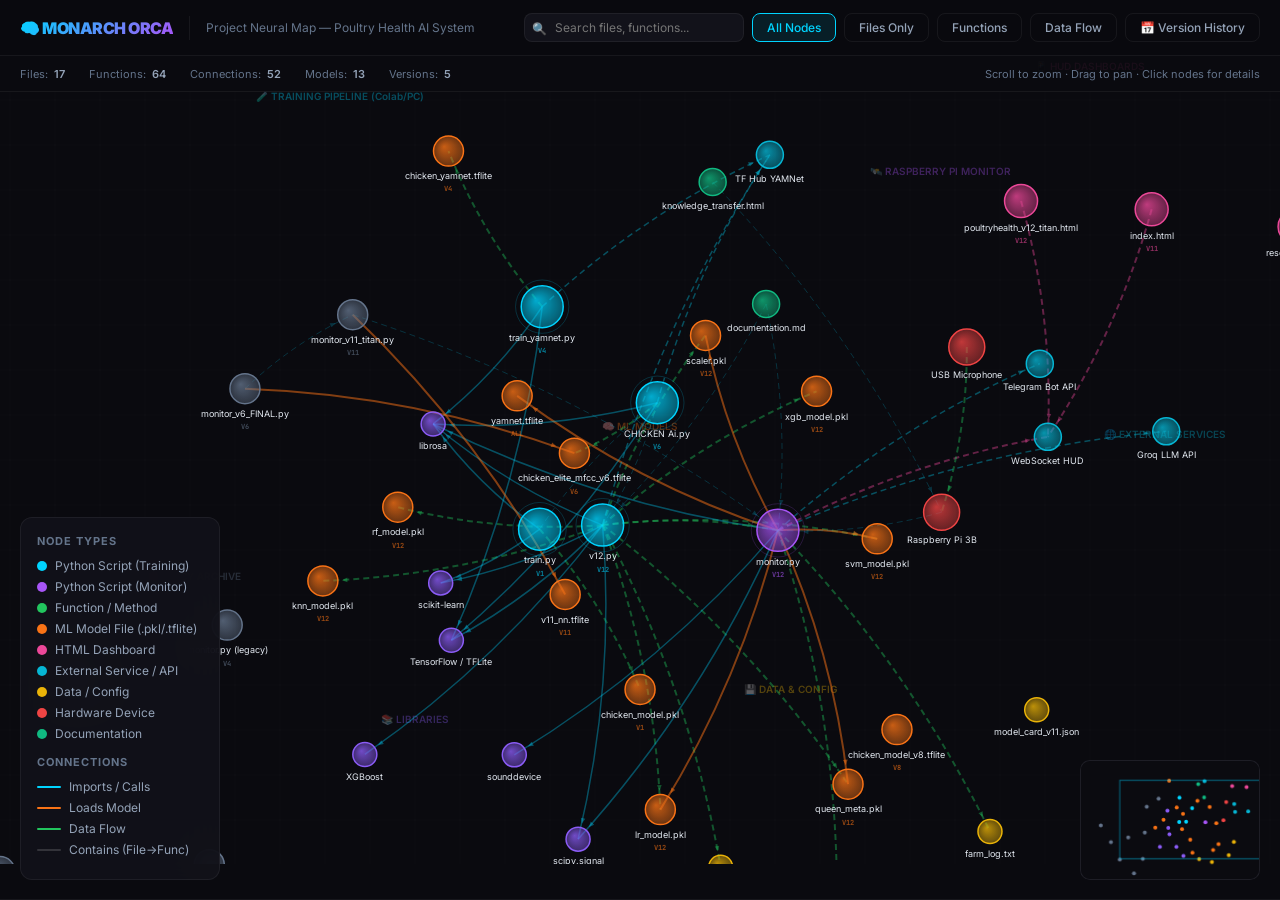
<file: project_neural_map.html>
<!DOCTYPE html>
<html lang="en">
<head>
    <meta charset="UTF-8">
    <meta name="viewport" content="width=device-width, initial-scale=1.0">
    <title>🧠 Monarch ORCA — Project Neural Map</title>
    <meta name="description" content="Interactive neural network visualization of the Monarch ORCA Poultry Health AI system architecture">
    <link href="https://fonts.googleapis.com/css2?family=Inter:wght@300;400;500;600;700;900&family=JetBrains+Mono:wght@400;500;700&display=swap" rel="stylesheet">
    <style>
        :root {
            --bg-primary: #0a0a0f;
            --bg-secondary: #12121a;
            --bg-card: #1a1a2e;
            --bg-hover: #252540;
            --accent-blue: #00d4ff;
            --accent-purple: #a855f7;
            --accent-green: #22c55e;
            --accent-orange: #f97316;
            --accent-red: #ef4444;
            --accent-yellow: #eab308;
            --accent-pink: #ec4899;
            --accent-cyan: #06b6d4;
            --text-primary: #e2e8f0;
            --text-secondary: #94a3b8;
            --text-muted: #64748b;
            --border: rgba(255,255,255,0.06);
            --glow-blue: 0 0 20px rgba(0,212,255,0.3);
            --glow-purple: 0 0 20px rgba(168,85,247,0.3);
        }

        * { margin: 0; padding: 0; box-sizing: border-box; }

        body {
            font-family: 'Inter', sans-serif;
            background: var(--bg-primary);
            color: var(--text-primary);
            overflow: hidden;
            height: 100vh;
            width: 100vw;
        }

        /* ===== HEADER ===== */
        #header {
            position: fixed;
            top: 0; left: 0; right: 0;
            height: 56px;
            background: rgba(10,10,15,0.92);
            backdrop-filter: blur(20px);
            border-bottom: 1px solid var(--border);
            display: flex;
            align-items: center;
            padding: 0 20px;
            z-index: 100;
            gap: 16px;
        }

        #header .logo {
            font-weight: 900;
            font-size: 16px;
            background: linear-gradient(135deg, var(--accent-blue), var(--accent-purple));
            -webkit-background-clip: text;
            -webkit-text-fill-color: transparent;
            letter-spacing: -0.5px;
        }

        #header .sep { width: 1px; height: 24px; background: var(--border); }

        #header .subtitle {
            font-size: 12px;
            color: var(--text-muted);
            font-weight: 400;
        }

        .header-controls {
            margin-left: auto;
            display: flex;
            gap: 8px;
            align-items: center;
        }

        .mode-btn {
            padding: 6px 14px;
            border-radius: 8px;
            border: 1px solid var(--border);
            background: transparent;
            color: var(--text-secondary);
            font-size: 12px;
            font-family: 'Inter', sans-serif;
            font-weight: 500;
            cursor: pointer;
            transition: all 0.2s;
        }

        .mode-btn:hover {
            background: var(--bg-hover);
            color: var(--text-primary);
        }

        .mode-btn.active {
            background: rgba(0,212,255,0.1);
            border-color: var(--accent-blue);
            color: var(--accent-blue);
        }

        /* ===== CANVAS ===== */
        #canvas-container {
            position: fixed;
            top: 56px;
            left: 0;
            right: 0;
            bottom: 0;
        }

        canvas {
            display: block;
            width: 100%;
            height: 100%;
        }

        /* ===== SIDE PANEL ===== */
        #side-panel {
            position: fixed;
            top: 56px;
            right: -420px;
            width: 420px;
            bottom: 0;
            background: rgba(18,18,26,0.95);
            backdrop-filter: blur(30px);
            border-left: 1px solid var(--border);
            z-index: 50;
            transition: right 0.35s cubic-bezier(0.4,0,0.2,1);
            overflow-y: auto;
            padding: 24px;
        }

        #side-panel.open { right: 0; }

        #side-panel .close-btn {
            position: absolute;
            top: 16px;
            right: 16px;
            width: 32px;
            height: 32px;
            border-radius: 8px;
            border: 1px solid var(--border);
            background: transparent;
            color: var(--text-secondary);
            cursor: pointer;
            display: flex;
            align-items: center;
            justify-content: center;
            font-size: 16px;
            transition: all 0.2s;
        }

        #side-panel .close-btn:hover {
            background: var(--bg-hover);
            color: var(--text-primary);
        }

        .panel-title {
            font-size: 18px;
            font-weight: 700;
            margin-bottom: 4px;
            display: flex;
            align-items: center;
            gap: 8px;
        }

        .panel-badge {
            display: inline-block;
            padding: 2px 8px;
            border-radius: 4px;
            font-size: 10px;
            font-weight: 600;
            text-transform: uppercase;
            letter-spacing: 0.5px;
        }

        .panel-path {
            font-family: 'JetBrains Mono', monospace;
            font-size: 11px;
            color: var(--text-muted);
            margin-bottom: 16px;
            word-break: break-all;
        }

        .panel-section {
            margin-top: 20px;
        }

        .panel-section h3 {
            font-size: 11px;
            font-weight: 600;
            text-transform: uppercase;
            letter-spacing: 1px;
            color: var(--text-muted);
            margin-bottom: 10px;
        }

        .func-item {
            padding: 8px 12px;
            background: var(--bg-card);
            border-radius: 8px;
            margin-bottom: 6px;
            border-left: 3px solid;
            cursor: default;
        }

        .func-item .fname {
            font-family: 'JetBrains Mono', monospace;
            font-size: 12px;
            font-weight: 500;
            color: var(--accent-cyan);
        }

        .func-item .fdesc {
            font-size: 11px;
            color: var(--text-muted);
            margin-top: 2px;
        }

        .dep-tag {
            display: inline-block;
            padding: 3px 8px;
            border-radius: 4px;
            font-size: 10px;
            font-family: 'JetBrains Mono', monospace;
            margin: 2px;
            background: var(--bg-card);
            border: 1px solid var(--border);
            color: var(--text-secondary);
        }

        .model-tag {
            display: inline-flex;
            align-items: center;
            gap: 4px;
            padding: 4px 10px;
            border-radius: 6px;
            font-size: 11px;
            margin: 2px;
            background: rgba(168,85,247,0.1);
            border: 1px solid rgba(168,85,247,0.3);
            color: var(--accent-purple);
        }

        /* ===== LEGEND ===== */
        #legend {
            position: fixed;
            bottom: 20px;
            left: 20px;
            background: rgba(18,18,26,0.92);
            backdrop-filter: blur(20px);
            border: 1px solid var(--border);
            border-radius: 12px;
            padding: 16px;
            z-index: 50;
            min-width: 200px;
        }

        #legend h4 {
            font-size: 11px;
            text-transform: uppercase;
            letter-spacing: 1px;
            color: var(--text-muted);
            margin-bottom: 10px;
        }

        .legend-item {
            display: flex;
            align-items: center;
            gap: 8px;
            margin-bottom: 6px;
            font-size: 12px;
            color: var(--text-secondary);
        }

        .legend-dot {
            width: 10px;
            height: 10px;
            border-radius: 50%;
            flex-shrink: 0;
        }

        .legend-line {
            width: 24px;
            height: 2px;
            flex-shrink: 0;
            border-radius: 1px;
        }

        /* ===== VERSION TIMELINE ===== */
        #version-panel {
            position: fixed;
            bottom: 0;
            left: 0;
            right: 0;
            height: 0;
            background: rgba(10,10,15,0.96);
            backdrop-filter: blur(30px);
            border-top: 1px solid var(--border);
            z-index: 80;
            transition: height 0.35s cubic-bezier(0.4,0,0.2,1);
            overflow: hidden;
        }

        #version-panel.open {
            height: 320px;
        }

        .timeline-container {
            padding: 24px 40px;
            height: 100%;
            overflow-y: auto;
        }

        .timeline-header {
            display: flex;
            align-items: center;
            justify-content: space-between;
            margin-bottom: 20px;
        }

        .timeline-header h2 {
            font-size: 16px;
            font-weight: 700;
            background: linear-gradient(135deg, var(--accent-orange), var(--accent-yellow));
            -webkit-background-clip: text;
            -webkit-text-fill-color: transparent;
        }

        .timeline {
            position: relative;
            display: flex;
            gap: 0;
            align-items: flex-start;
            padding-bottom: 16px;
        }

        .timeline::before {
            content: '';
            position: absolute;
            top: 28px;
            left: 0;
            right: 0;
            height: 3px;
            background: linear-gradient(90deg, var(--accent-blue), var(--accent-purple), var(--accent-green), var(--accent-orange));
            border-radius: 2px;
        }

        .version-node {
            flex: 1;
            display: flex;
            flex-direction: column;
            align-items: center;
            position: relative;
            min-width: 160px;
            cursor: pointer;
        }

        .version-dot {
            width: 18px;
            height: 18px;
            border-radius: 50%;
            border: 3px solid;
            background: var(--bg-primary);
            z-index: 2;
            margin-bottom: 12px;
            transition: transform 0.2s, box-shadow 0.2s;
        }

        .version-node:hover .version-dot {
            transform: scale(1.4);
        }

        .version-card {
            background: var(--bg-card);
            border: 1px solid var(--border);
            border-radius: 10px;
            padding: 12px 16px;
            width: 100%;
            max-width: 200px;
            transition: all 0.2s;
        }

        .version-node:hover .version-card {
            border-color: rgba(255,255,255,0.15);
            transform: translateY(-4px);
        }

        .version-card .vtitle {
            font-weight: 700;
            font-size: 13px;
            margin-bottom: 4px;
        }

        .version-card .vchanges {
            font-size: 11px;
            color: var(--text-muted);
            line-height: 1.5;
        }

        .version-card .vchanges span {
            display: block;
        }

        .v-added { color: var(--accent-green) !important; }
        .v-changed { color: var(--accent-orange) !important; }
        .v-removed { color: var(--accent-red) !important; }

        /* ===== SEARCH ===== */
        #search-box {
            position: relative;
        }

        #search-input {
            width: 220px;
            padding: 6px 12px 6px 30px;
            border-radius: 8px;
            border: 1px solid var(--border);
            background: var(--bg-secondary);
            color: var(--text-primary);
            font-size: 12px;
            font-family: 'Inter', sans-serif;
            outline: none;
            transition: all 0.2s;
        }

        #search-input:focus {
            border-color: var(--accent-blue);
            box-shadow: 0 0 0 3px rgba(0,212,255,0.1);
            width: 300px;
        }

        #search-box::before {
            content: '🔍';
            position: absolute;
            left: 8px;
            top: 50%;
            transform: translateY(-50%);
            font-size: 12px;
        }

        /* ===== MINIMAP ===== */
        #minimap {
            position: fixed;
            bottom: 20px;
            right: 20px;
            width: 180px;
            height: 120px;
            background: rgba(18,18,26,0.85);
            backdrop-filter: blur(10px);
            border: 1px solid var(--border);
            border-radius: 10px;
            z-index: 50;
            overflow: hidden;
        }

        #minimap canvas {
            width: 100%;
            height: 100%;
        }

        /* ===== TOOLTIP ===== */
        #tooltip {
            position: fixed;
            padding: 8px 14px;
            background: rgba(26,26,46,0.96);
            backdrop-filter: blur(10px);
            border: 1px solid rgba(255,255,255,0.1);
            border-radius: 8px;
            font-size: 12px;
            color: var(--text-primary);
            pointer-events: none;
            z-index: 200;
            display: none;
            max-width: 280px;
            box-shadow: 0 8px 32px rgba(0,0,0,0.4);
        }

        #tooltip .tt-label {
            font-weight: 600;
            margin-bottom: 2px;
        }

        #tooltip .tt-type {
            font-size: 10px;
            color: var(--text-muted);
            text-transform: uppercase;
            letter-spacing: 0.5px;
        }

        /* ===== STATS BAR ===== */
        #stats-bar {
            position: fixed;
            top: 56px;
            left: 0;
            right: 0;
            height: 36px;
            background: rgba(10,10,15,0.8);
            border-bottom: 1px solid var(--border);
            display: flex;
            align-items: center;
            padding: 0 20px;
            gap: 24px;
            z-index: 90;
            font-size: 11px;
        }

        .stat-item {
            display: flex;
            align-items: center;
            gap: 6px;
            color: var(--text-muted);
        }

        .stat-item .stat-val {
            font-weight: 600;
            color: var(--text-secondary);
        }

        /* Scrollbar */
        ::-webkit-scrollbar { width: 6px; }
        ::-webkit-scrollbar-track { background: transparent; }
        ::-webkit-scrollbar-thumb { background: var(--border); border-radius: 3px; }
        ::-webkit-scrollbar-thumb:hover { background: rgba(255,255,255,0.12); }

        /* ===== LOADING ===== */
        #loading-overlay {
            position: fixed;
            inset: 0;
            background: var(--bg-primary);
            z-index: 9999;
            display: flex;
            flex-direction: column;
            align-items: center;
            justify-content: center;
            transition: opacity 0.5s;
        }

        #loading-overlay.hidden {
            opacity: 0;
            pointer-events: none;
        }

        .loading-spinner {
            width: 48px;
            height: 48px;
            border: 3px solid var(--border);
            border-top-color: var(--accent-blue);
            border-radius: 50%;
            animation: spin 0.8s linear infinite;
        }

        @keyframes spin { to { transform: rotate(360deg); } }

        .loading-text {
            margin-top: 16px;
            font-size: 14px;
            color: var(--text-muted);
            animation: pulse 1.5s ease-in-out infinite;
        }

        @keyframes pulse { 0%,100% { opacity: 0.5; } 50% { opacity: 1; } }
    </style>
</head>
<body>

    <!-- LOADING -->
    <div id="loading-overlay">
        <div class="loading-spinner"></div>
        <div class="loading-text">Initializing Neural Map...</div>
    </div>

    <!-- HEADER -->
    <div id="header">
        <span class="logo">🧠 MONARCH ORCA</span>
        <span class="sep"></span>
        <span class="subtitle">Project Neural Map — Poultry Health AI System</span>

        <div class="header-controls">
            <div id="search-box">
                <input type="text" id="search-input" placeholder="Search files, functions..." />
            </div>
            <button class="mode-btn active" data-mode="all" id="btn-all">All Nodes</button>
            <button class="mode-btn" data-mode="files" id="btn-files">Files Only</button>
            <button class="mode-btn" data-mode="functions" id="btn-functions">Functions</button>
            <button class="mode-btn" data-mode="data" id="btn-data">Data Flow</button>
            <button class="mode-btn" data-mode="versions" id="btn-versions">📅 Version History</button>
        </div>
    </div>

    <!-- STATS BAR -->
    <div id="stats-bar">
        <div class="stat-item">Files: <span class="stat-val" id="stat-files">0</span></div>
        <div class="stat-item">Functions: <span class="stat-val" id="stat-funcs">0</span></div>
        <div class="stat-item">Connections: <span class="stat-val" id="stat-edges">0</span></div>
        <div class="stat-item">Models: <span class="stat-val" id="stat-models">0</span></div>
        <div class="stat-item">Versions: <span class="stat-val" id="stat-versions">5</span></div>
        <div class="stat-item" style="margin-left:auto; color: var(--text-muted);">Scroll to zoom · Drag to pan · Click nodes for details</div>
    </div>

    <!-- CANVAS -->
    <div id="canvas-container">
        <canvas id="graph-canvas"></canvas>
    </div>

    <!-- TOOLTIP -->
    <div id="tooltip">
        <div class="tt-label"></div>
        <div class="tt-type"></div>
    </div>

    <!-- LEGEND -->
    <div id="legend">
        <h4>Node Types</h4>
        <div class="legend-item"><div class="legend-dot" style="background:#00d4ff"></div>Python Script (Training)</div>
        <div class="legend-item"><div class="legend-dot" style="background:#a855f7"></div>Python Script (Monitor)</div>
        <div class="legend-item"><div class="legend-dot" style="background:#22c55e"></div>Function / Method</div>
        <div class="legend-item"><div class="legend-dot" style="background:#f97316"></div>ML Model File (.pkl/.tflite)</div>
        <div class="legend-item"><div class="legend-dot" style="background:#ec4899"></div>HTML Dashboard</div>
        <div class="legend-item"><div class="legend-dot" style="background:#06b6d4"></div>External Service / API</div>
                <div class="legend-item"><div class="legend-dot" style="background:#eab308"></div>Data / Config</div>
        <div class="legend-item"><div class="legend-dot" style="background:#ef4444"></div>Hardware Device</div>
        <div class="legend-item"><div class="legend-dot" style="background:#10b981"></div>Documentation</div>
        <h4 style="margin-top:14px">Connections</h4>
        <div class="legend-item"><div class="legend-line" style="background:#00d4ff"></div>Imports / Calls</div>
        <div class="legend-item"><div class="legend-line" style="background:#f97316"></div>Loads Model</div>
        <div class="legend-item"><div class="legend-line" style="background:#22c55e"></div>Data Flow</div>
        <div class="legend-item"><div class="legend-line" style="background:rgba(255,255,255,0.15)"></div>Contains (File→Func)</div>
    </div>

    <!-- SIDE PANEL -->
    <div id="side-panel">
        <button class="close-btn" onclick="closeSidePanel()">✕</button>
        <div id="panel-content"></div>
    </div>

    <!-- VERSION TIMELINE -->
    <div id="version-panel">
        <div class="timeline-container">
            <div class="timeline-header">
                <h2>📅 Version Evolution Timeline</h2>
                <button class="mode-btn" onclick="toggleVersionPanel()">Close ✕</button>
            </div>
            <div class="timeline" id="timeline"></div>
        </div>
    </div>

    <!-- MINIMAP -->
    <div id="minimap">
        <canvas id="minimap-canvas"></canvas>
    </div>

<script>
// ======================================================================
// 🧠 MONARCH ORCA — PROJECT NEURAL MAP ENGINE
// ======================================================================

// ===== DATA MODEL =====
const NODE_TYPES = {
    TRAIN_SCRIPT: { color: '#00d4ff', radius: 28, label: 'Training Script' },
    MONITOR_SCRIPT: { color: '#a855f7', radius: 28, label: 'Monitor Script' },
    FUNCTION: { color: '#22c55e', radius: 14, label: 'Function' },
    MODEL: { color: '#f97316', radius: 20, label: 'ML Model' },
    HTML: { color: '#ec4899', radius: 22, label: 'Dashboard' },
    SERVICE: { color: '#06b6d4', radius: 18, label: 'External Service' },
    DATA: { color: '#eab308', radius: 16, label: 'Data / Config' },
    LEGACY: { color: '#64748b', radius: 20, label: 'Legacy Script' },
    LIBRARY: { color: '#8b5cf6', radius: 16, label: 'Library' },
    HARDWARE: { color: '#ef4444', radius: 24, label: 'Hardware' },
    DOCS: { color: '#10b981', radius: 18, label: 'Documentation' },
};

const EDGE_TYPES = {
    IMPORTS: { color: 'rgba(0,212,255,0.35)', width: 1.5, dashed: false },
    LOADS_MODEL: { color: 'rgba(249,115,22,0.5)', width: 2, dashed: false },
    DATA_FLOW: { color: 'rgba(34,197,94,0.4)', width: 2, dashed: true },
    CONTAINS: { color: 'rgba(255,255,255,0.08)', width: 1, dashed: false },
    CALLS: { color: 'rgba(0,212,255,0.2)', width: 1, dashed: true },
    WEBSOCKET: { color: 'rgba(236,72,153,0.4)', width: 2, dashed: true },
    API_CALL: { color: 'rgba(6,182,212,0.4)', width: 1.5, dashed: true },
};

// ===== NODE DEFINITIONS =====
const nodes = [
    // ====== TRAINING SCRIPTS (Colab / PC) ======
    { id: 'train_py', label: 'train.py', type: 'TRAIN_SCRIPT', group: 'training',
      desc: 'V1 basic RandomForest trainer. MFCC features only. 3 classes: Healthy/Unhealthy/Noise.',
      path: 'train.py',
      imports: ['os', 'librosa', 'numpy', 'sklearn.ensemble.RandomForestClassifier', 'sklearn.model_selection.train_test_split', 'sklearn.metrics.accuracy_score', 'joblib'],
      functions: [
        { name: '(script)', desc: 'Loads .wav files, extracts 13 MFCCs, trains RF, saves chicken_model.pkl' }
      ],
      models_out: ['chicken_model_pkl'],
      version: 'V1'
    },
    { id: 'train_yamnet_py', label: 'train_yamnet.py', type: 'TRAIN_SCRIPT', group: 'training',
      desc: 'V4 YAMNet transfer learning trainer. Uses Google YAMNet embeddings (1024-dim) + tiny NN.',
      path: 'train_yamnet.py',
      imports: ['os', 'numpy', 'librosa', 'tensorflow', 'tensorflow_hub'],
      functions: [
        { name: '(script)', desc: 'Loads audio at 16kHz, extracts YAMNet embeddings, trains 2-layer NN, exports TFLite' }
      ],
      models_out: ['chicken_yamnet_tflite'],
      version: 'V4'
    },
    { id: 'chicken_ai_py', label: 'CHICKEN Ai.py', type: 'TRAIN_SCRIPT', group: 'training',
      desc: 'V6 Gatekeeper + MFCC trainer. Dual-layer filtering: acoustic quality score + YAMNet bird detection.',
      path: 'CHICKEN Ai.py',
      imports: ['os', 'librosa', 'pickle', 'numpy', 'sklearn.utils', 'tensorflow', 'tensorflow_hub', 'tqdm'],
      functions: [
        { name: 'get_audio_quality_score(y)', desc: 'Computes RMS/ZCR/flatness quality score (0-100)' },
        { name: '(pipeline)', desc: '2-layer filter → MFCC extraction → NN training → TFLite export' }
      ],
      models_out: ['chicken_elite_mfcc_v6_tflite'],
      version: 'V6'
    },
    { id: 'v12_py', label: 'v12.py', type: 'TRAIN_SCRIPT', group: 'training',
      desc: 'V12 TITAN — Full ML pipeline. 80-feature extraction (27 Scout + 53 Queen). Trains 5 models + HoneyBee Queen stacking meta-learner. DSP bandpass filtering. GroupKFold validation.',
      path: 'v12.py',
      imports: ['os', 'librosa', 'numpy', 'pandas', 'matplotlib', 'seaborn', 'tqdm', 'sklearn.*', 'xgboost', 'scipy.signal', 'tensorflow_hub', 'pickle', 'joblib', 're'],
      functions: [
        { name: 'create_butter_bandpass(lowcut, highcut, fs, order)', desc: 'Creates Butterworth bandpass filter coefficients' },
        { name: 'apply_bandpass_filter(data, lowcut, highcut, fs, order)', desc: 'Applies bandpass filter 300-4000Hz to clean audio' },
        { name: 'extract_v12_features(y, sr, extract_queen)', desc: 'Extracts 80 features: 27 Scout (MFCC+Delta+ZCR) + 53 Queen (spectral, F0, tempo, mel, chroma, contrast, delta2, SNR, IOI)' },
        { name: 'process_dataset(data_dir)', desc: 'Walks dataset folders, filters with YAMNet gatekeeper, extracts features, tracks groups' },
        { name: 'analyze_and_visualize(X, y)', desc: 'StandardScaler + PCA (95% variance) + t-SNE 2D visualization' },
        { name: 'train_and_compare(X_train, X_test, y_train, y_test)', desc: 'Trains SVM, RF, XGBoost, KNN, LR individually + StackingClassifier (HoneyBee Queen) meta-learner' }
      ],
      models_out: ['v12_svm_pkl','v12_rf_pkl','v12_xgb_pkl','v12_knn_pkl','v12_lr_pkl','v12_queen_pkl','v12_scaler_pkl'],
      version: 'V12'
    },

    // ====== MONITOR SCRIPTS (Raspberry Pi) ======
    { id: 'monitor_py', label: 'monitor.py', type: 'MONITOR_SCRIPT', group: 'monitor',
      desc: 'V12 TITAN Production monitor. Runs on Raspberry Pi. Async audio capture, YAMNet gatekeeper, cascading SVM→LR→HoneyBee Queen inference, WebSocket HUD, Telegram alerts, J.A.R.V.I.S. LLM chatbot via Groq.',
      path: 'voiceanalyser/monitor.py',
      imports: ['os', 'sys', 'select', 'json', 'asyncio', 'websockets', 'numpy', 'sounddevice', 'soundfile', 'librosa', 'requests', 'pickle', 'joblib', 'shutil', 'scipy.signal', 'datetime', 'socket', 'warnings', 'time', 'concurrent.futures', 'groq'],
      functions: [
        { name: 'ask_jarvis_llm(user_query, telemetry_snapshot)', desc: 'Sends query to Groq LLama-3.1-8B with J.A.R.V.I.S. persona + telemetry context' },
        { name: 'send_tg_alert(token, chat, confidence)', desc: 'Dispatches sick detection alert to Telegram bot' },
        { name: 'get_ip()', desc: 'Auto-discovers Pi local IP for WebSocket server' },
        { name: 'apply_sos_filter(data)', desc: 'Applies cached SOS bandpass filter (300-4000Hz)' },
        { name: 'broadcast_telemetry(data)', desc: 'Sends JSON telemetry to all connected WebSocket HUD clients' },
        { name: 'ws_handler(websocket, path)', desc: 'WebSocket connection handler for HUD clients' },
        { name: 'run_honeybee_hive(feats_scaled)', desc: 'Runs StackingClassifier Queen meta-learner for final diagnosis' },
        { name: 'ask_jarvis_confirmation(diag, conf)', desc: 'Terminal prompt for human-in-the-loop verification (10s timeout)' },
        { name: 'record_chunk(duration)', desc: 'Records 0.5s audio from USB mic at 44.1kHz' },
        { name: 'extract_features(y_clean)', desc: 'Extracts 80 V12 features from cleaned audio (mirrors v12.py)' },
        { name: 'listen_and_process()', desc: 'Main async loop: trigger→record→preprocess→YAMNet→DSP→SVM→LR→Queen cascade' },
        { name: 'telegram_jarvis_listener()', desc: 'Background Telegram bot listener for J.A.R.V.I.S. queries' },
        { name: 'main()', desc: 'Launches triple-threaded: audio + WebSocket HUD + Telegram listener' },
        { name: '_yamnet_infer(inp)', desc: 'Thread-safe YAMNet TFLite inference helper' },
        { name: '_preprocess(audio_flat)', desc: 'Resample 44.1kHz→16kHz + bandpass filter' }
      ],
      models_in: ['svm_model_pkl', 'lr_model_pkl', 'queen_meta_pkl', 'scaler_pkl', 'yamnet_tflite'],
      version: 'V12'
    },

    // ====== LEGACY MONITORS ======
    { id: 'monitor_v6_final', label: 'monitor_v6_FINAL.py', type: 'LEGACY', group: 'archive',
      desc: 'V6 "Smart Farm Sentry" — dual-model monitor. YAMNet gatekeeper uses top_class argmax (buggy). Loads chicken_model.tflite. 14 features (13 MFCC + ZCR). Sick alert threshold: 3 consecutive, 70% confidence.',
      path: 'voiceanalyser/archive_v6/monitor_v6_FINAL.py', version: 'V6',
      imports: ['os', 'numpy', 'sounddevice', 'soundfile', 'librosa', 'requests', 'time', 'datetime', 'warnings', 'TFLite Interpreter'],
      functions: [
        { name: 'send_telegram_alert(message)', desc: 'Sends Telegram notification on sick detection' },
        { name: 'log_event(diagnosis, confidence)', desc: 'Appends timestamped diagnosis to farm_log.txt' },
        { name: 'analyze_audio(audio_data)', desc: 'Two-layer: YAMNet gatekeeper (top_class argmax) → MFCC classifier' }
      ]
    },
    { id: 'monitor_v6_prod', label: 'monitor_v6_PRODUCTION.py', type: 'LEGACY', group: 'archive',
      desc: 'V6 PRODUCTION — FIXED YAMNet gating. Uses summed bird_score instead of buggy top_class argmax. Loads chicken_elite_mfcc_v6.tflite. Same 14 features.',
      path: 'voiceanalyser/archive_v6/monitor_v6_PRODUCTION.py', version: 'V6',
      imports: ['os', 'numpy', 'sounddevice', 'soundfile', 'librosa', 'requests', 'time', 'datetime', 'warnings', 'TFLite Interpreter'],
      functions: [
        { name: 'send_telegram_alert(message)', desc: 'Sends Telegram notification' },
        { name: 'log_event(diagnosis, confidence)', desc: 'Appends to farm_log.txt' },
        { name: 'analyze_audio(audio_data)', desc: 'YAMNet gate (summed bird_score > 0.2) → MFCC classifier' }
      ]
    },
    { id: 'monitor_v6_sick', label: 'monitor_v6_SICK_SENSITIVE.py', type: 'LEGACY', group: 'archive',
      desc: 'V6 SICK-SENSITIVE — ultra-sensitive illness detection. Multi-tier: preds[1]>0.15→HIGH, >0.05→LOW. Alerts on FIRST sick detection (threshold=1). Returns raw_sick_prob for logging.',
      path: 'voiceanalyser/archive_v6/monitor_v6_SICK_SENSITIVE.py', version: 'V6',
      imports: ['os', 'numpy', 'sounddevice', 'soundfile', 'librosa', 'requests', 'time', 'datetime', 'warnings', 'TFLite Interpreter'],
      functions: [
        { name: 'send_telegram_alert(message)', desc: 'Sends alert with severity level (HIGH/LOW)' },
        { name: 'log_event(diagnosis, confidence, raw_sick_prob)', desc: '3-param variant: logs raw sick probability' },
        { name: 'analyze_audio(audio_data)', desc: 'Returns (diagnosis, confidence, raw_sick_prob) — multi-tier sick detection' }
      ]
    },
    { id: 'monitor_v11', label: 'monitor_v11_titan.py', type: 'LEGACY', group: 'archive',
      desc: 'V11 "J.A.R.V.I.S. Titan" — first multi-model ensemble. Loads 7 models: YAMNet + SVM + RF + XGB + KNN + Queen NN TFLite. 27 features (13 MFCC + 13 delta + ZCR). Dynamic audio capture (records until 1.5s silence). WebSocket HUD. Correction vault. DSP bandpass 300-4000Hz.',
      path: 'voiceanalyser/models_v11_legacy/monitor_v11_titan.py', version: 'V11',
      imports: ['os', 'sys', 'select', 'json', 'asyncio', 'websockets', 'numpy', 'sounddevice', 'soundfile', 'librosa', 'requests', 'pickle', 'joblib', 'shutil', 'scipy.signal', 'datetime', 'socket', 'warnings', 'TFLite Interpreter'],
      functions: [
        { name: 'get_ip()', desc: 'Discovers local IP via UDP socket' },
        { name: 'apply_sos_filter(data)', desc: '5th-order SOS bandpass filter (300-4000Hz)' },
        { name: 'broadcast_telemetry(data)', desc: 'Sends JSON to all WebSocket HUD clients' },
        { name: 'ws_handler(websocket, path)', desc: 'WebSocket connection handler' },
        { name: 'run_honeybee_hive(feats_scaled, svm_probs)', desc: 'Ensemble: RF+XGB+KNN → fuse with SVM probs → Queen NN TFLite' },
        { name: 'ask_jarvis_confirmation(diag, conf)', desc: 'Terminal prompt for user confirmation (10s timeout)' },
        { name: 'listen_and_process()', desc: 'Main sentry loop with dynamic audio capture' },
        { name: 'main()', desc: 'Starts WebSocket server + sentry loop' }
      ]
    },
    { id: 'legacy_monitor', label: 'monitor.py (legacy)', type: 'LEGACY', group: 'archive',
      desc: 'Original "Dual-Model Ultimate Edition" — earliest version. Uses chicken_elite_mfcc_v4.tflite. Hardcoded Telegram credentials. top_class argmax gating (buggy). 14 features.',
      path: 'voiceanalyser/legacy_scripts/monitor.py', version: 'V4',
      imports: ['os', 'numpy', 'sounddevice', 'soundfile', 'librosa', 'requests', 'time', 'datetime', 'warnings', 'TFLite Interpreter'],
      functions: [
        { name: 'send_telegram_alert(message)', desc: 'Sends Telegram notification (hardcoded credentials)' },
        { name: 'log_event(diagnosis, confidence)', desc: 'Appends to farm_log.txt' },
        { name: 'analyze_audio(audio_data)', desc: 'YAMNet gate (buggy top_class) → MFCC V4 classifier' }
      ]
    },
    { id: 'legacy_monitor_fixed', label: 'monitor_fixed.py', type: 'LEGACY', group: 'archive',
      desc: 'Bug-fixed monitor. Changed model file to chicken_model.tflite. Added os.path.exists() checks. Lists available .tflite files on model-not-found error. Comment: "With only 4 sick samples, predictions will be unreliable!"',
      path: 'voiceanalyser/legacy_scripts/monitor_fixed.py', version: 'V6',
      imports: ['os', 'numpy', 'sounddevice', 'soundfile', 'librosa', 'requests', 'time', 'datetime', 'warnings', 'TFLite Interpreter'],
      functions: [
        { name: 'send_telegram_alert(message)', desc: 'Sends Telegram (env vars with placeholders)' },
        { name: 'log_event(diagnosis, confidence)', desc: 'Appends to farm_log.txt' },
        { name: 'analyze_audio(audio_data)', desc: 'YAMNet gate → MFCC classifier with file existence checks' }
      ]
    },
    { id: 'check_pure', label: 'check_pure.py', type: 'LEGACY', group: 'archive',
      desc: 'Batch diagnostic — tests 3 WAV files (healthy/sick/noise) through YAMNet embeddings (output[1], MAX pooling) + chicken_yamnet_v2.tflite classifier. No mic, no MFCC.',
      path: 'voiceanalyser/legacy_scripts/check_pure.py', version: 'V4',
      imports: ['numpy', 'librosa', 'ai_edge_litert.interpreter', 'warnings', 'os'],
      functions: [
        { name: '(script)', desc: 'Loads 3 test WAVs → YAMNet embeddings (max pool) → V2 classifier → prints predictions' }
      ]
    },
    { id: 'test_bypass', label: 'test_bypass.py', type: 'LEGACY', group: 'archive',
      desc: 'Digital bypass test — single WAV through YAMNet embeddings (output[1], MEAN pooling) + chicken_yamnet.tflite V1 classifier. No gating, direct embed→classify.',
      path: 'voiceanalyser/legacy_scripts/test_bypass.py', version: 'V4',
      imports: ['numpy', 'librosa', 'ai_edge_litert.interpreter', 'warnings'],
      functions: [
        { name: '(script)', desc: 'Loads test_healthy.wav → YAMNet embeddings (mean pool) → V1 classifier → prints result' }
      ]
    },
    { id: 'test_yamnet_debug', label: 'test_yamnet_debug.py', type: 'LEGACY', group: 'archive',
      desc: 'YAMNet debug tool — records 5s from mic, runs YAMNet scores (output[0]), prints top 10 class indices + summed bird_score vs threshold 0.2. Saves to /dev/shm/test.wav.',
      path: 'voiceanalyser/legacy_scripts/test_yamnet_debug.py', version: 'V8',
      functions: [{ name: 'Various', desc: 'YAMNet TFLite shape debugging' }]
    },

    // ====== ML MODELS ======
    { id: 'chicken_model_pkl', label: 'chicken_model.pkl', type: 'MODEL', group: 'models',
      desc: 'V1 RandomForest model. 13 MFCC features → 3 classes.', version: 'V1', path: 'chicken_model.pkl' },
    { id: 'chicken_yamnet_tflite', label: 'chicken_yamnet.tflite', type: 'MODEL', group: 'models',
      desc: 'V4 YAMNet transfer NN model. 1024-dim embeddings → 3 classes.', version: 'V4', path: 'chicken_yamnet.tflite' },
    { id: 'chicken_elite_mfcc_v6_tflite', label: 'chicken_elite_mfcc_v6.tflite', type: 'MODEL', group: 'models',
      desc: 'V6 MFCC NN model. 14 features, gatekeeper-filtered data.', version: 'V6', path: 'chicken_elite_mfcc_v6.tflite' },
    { id: 'v8_tflite', label: 'chicken_model_v8.tflite', type: 'MODEL', group: 'models',
      desc: 'V8 TFLite model. Intermediate version.', version: 'V8', path: 'voiceanalyser/models_v8_legacy/chicken_model_v8.tflite' },
    { id: 'v11_nn_tflite', label: 'v11_nn.tflite', type: 'MODEL', group: 'models',
      desc: 'V11 Neural Network TFLite for honeybee production.', version: 'V11', path: 'voiceanalyser/models_v11_legacy/chicken_honeybee_nn_v11_production_honeybee.tflite' },
    { id: 'svm_model_pkl', label: 'svm_model.pkl', type: 'MODEL', group: 'models',
      desc: 'V12 SVM Scout. RBF kernel, C=10, balanced class weights. Primary first-responder.', version: 'V12', path: 'voiceanalyser/svm_model.pkl' },
    { id: 'lr_model_pkl', label: 'lr_model.pkl', type: 'MODEL', group: 'models',
      desc: 'V12 Logistic Regression Scout. Secondary scout when SVM is disputed.', version: 'V12', path: 'voiceanalyser/lr_model.pkl' },
    { id: 'queen_meta_pkl', label: 'queen_meta.pkl', type: 'MODEL', group: 'models',
      desc: 'V12 HoneyBee Queen Meta-Learner. StackingClassifier (SVM+RF+XGB+KNN+LR → MLP). Final arbiter.', version: 'V12', path: 'voiceanalyser/queen_meta.pkl' },
    { id: 'scaler_pkl', label: 'scaler.pkl', type: 'MODEL', group: 'models',
      desc: 'V12 StandardScaler. Fitted on training data. 80 features.', version: 'V12', path: 'voiceanalyser/scaler.pkl' },
    { id: 'yamnet_tflite', label: 'yamnet.tflite', type: 'MODEL', group: 'models',
      desc: 'Google YAMNet pre-trained audio classifier. 521 classes. Used as gatekeeper to identify bird sounds.', version: 'ALL', path: 'voiceanalyser/yamnet.tflite' },
    { id: 'rf_model_pkl', label: 'rf_model.pkl', type: 'MODEL', group: 'models',
      desc: 'V12 RandomForest. 300 estimators, balanced. Internal to Queen stacker.', version: 'V12', path: 'voiceanalyser/rf_model.pkl' },
    { id: 'xgb_model_pkl', label: 'xgb_model.pkl', type: 'MODEL', group: 'models',
      desc: 'V12 XGBoost. Scale_pos_weight balanced. Internal to Queen stacker.', version: 'V12', path: 'voiceanalyser/xgb_model.pkl' },
    { id: 'knn_model_pkl', label: 'knn_model.pkl', type: 'MODEL', group: 'models',
      desc: 'V12 KNN. k=5, distance-weighted. Internal to Queen stacker.', version: 'V12', path: 'voiceanalyser/knn_model.pkl' },

    // ====== HTML DASHBOARDS ======
    { id: 'index_html', label: 'index.html', type: 'HTML', group: 'dashboard',
      desc: 'V11 HUD Dashboard — cyberpunk theme with lock screen (passwords: cluck/bawk). Password-protected entry. WebSocket to Pi. Three.js DNA helix background. Charts: raw acoustic, 13 MFCC bars, cascade output. Telegram alerts. Easter egg: type "jarvis". Mock data generator for offline mode. © Dibyajyotee Ghosh 2026.',
      path: 'index.html', version: 'V11',
      functions: [
        { name: 'WebSocket Client', desc: 'Connects to ws://<PI_IP>:5000 — falls back to mock data' },
        { name: 'Lock Screen', desc: 'Passwords: cluck, cluck!, CLUCK, bawk, cluckcluck' },
        { name: 'Orb Status Display', desc: 'Visual orb: green=healthy, red=alert, grey=noise, yellow=unknown' },
        { name: 'Waveform + MFCC Charts', desc: 'Raw acoustic (bandpass filtered), 13 MFCC bars (C0-C12), cascade probabilities' },
        { name: 'Three.js Background', desc: 'DNA helix + floating shards + particle field (disabled on Pi mode)' },
        { name: 'Spectrogram Archive', desc: 'Grid of saved spectrogram images from /data/spectrograms/' }
      ]
    },
    { id: 'v12_titan_html', label: 'poultryhealth_v12_titan.html', type: 'HTML', group: 'dashboard',
      desc: 'V12 TITAN HUD — "MONARCH // ORCA BIOACOUSTICS". Deep ocean blue theme. Queen Hive Meta-Learner branding. Specimen analysis bar with batch ID and ORCA progress. Corner bracket decorations. Scan line animations. Same lock passwords. Healthy→NOMINAL, Sick→ANOMALY.',
      path: 'poultryhealth_v12_titan.html', version: 'V12',
      functions: [
        { name: 'WebSocket Client', desc: 'Connects to ws://<PI_IP>/ws for live telemetry' },
        { name: 'Lock Screen', desc: 'MONARCH ORGANISATION // CLASSIFICATION: OMEGA' },
        { name: 'Specimen Header', desc: 'Batch ID, ORCA analysis progress bar, location field' },
        { name: 'Three Charts', desc: 'Raw signal, MFCC (13 coefficients), Cascade (SVM Scout → Queen Hive)' }
      ]},
    { id: 'research_html', label: 'research.html', type: 'HTML', group: 'dashboard',
      desc: 'Bioacoustic Tuning Dashboard — light-themed Tailwind CSS analytical interface. Radar chart overview + 6 optimization targets: Spectral Bandwidth (H:1200-1800Hz, S:2200-3500Hz), MFCC Stability (H:<0.05/frame, S:>0.15/frame), RMS Energy (H:<0.02std, S:>0.08std), ZCR (H:0.05-0.12, S:0.20-0.45), Spectral Flatness. Chart.js visualizations. Signal chain: bandpass 300-4000Hz, pre-gate >0.15, median smoothing, Z>6.0 rejection.',
      path: 'research.html', version: 'V12',
      functions: [
        { name: 'Sidebar Navigation', desc: '6 optimization targets with switchable Chart.js plots' },
        { name: 'Math Constraints Card', desc: 'Threshold values per feature (healthy vs sick ranges)' },
        { name: 'Bio Justification Card', desc: 'Clinical acoustic reasoning for each parameter' }
      ]},

    // ====== EXTERNAL SERVICES ======
    { id: 'telegram_api', label: 'Telegram Bot API', type: 'SERVICE', group: 'services',
      desc: '@PoultryHealth_Bot. Sends sick detection alerts. Receives J.A.R.V.I.S. queries.',
      path: 'api.telegram.org' },
    { id: 'groq_api', label: 'Groq LLM API', type: 'SERVICE', group: 'services',
      desc: 'LLama-3.1-8B-Instant via Groq. Powers J.A.R.V.I.S. AI assistant. Max 60 tokens, temp 0.4.',
      path: 'Groq Cloud API' },
    { id: 'yamnet_hub', label: 'TF Hub YAMNet', type: 'SERVICE', group: 'services',
      desc: 'Google TensorFlow Hub. Downloads pre-trained YAMNet model for training scripts.',
      path: 'tfhub.dev/google/yamnet/1' },
    { id: 'websocket_hud', label: 'WebSocket HUD', type: 'SERVICE', group: 'services',
      desc: 'Real-time WebSocket server on Pi port 5000. Broadcasts telemetry to browser HUD.',
      path: 'ws://<PI_IP>:5000' },

    // ====== DATA FILES ======
    { id: 'farm_log', label: 'farm_log.txt', type: 'DATA', group: 'data',
      desc: 'Real farm inference log (2026-03-05 to 2026-03-08). 86 lines. Categories: Noise🚜 (65-99.7%), Sick🤒 (8.9-85.5%), Ignored Background🔇, Healthy🐔 (92.7-100%). Shows system evolution: early entries = noise/sick only, later entries = clear healthy detections + Sick_Raw field. ~7s between inferences.',
      path: 'voiceanalyser/farm_log.txt' },
    { id: 'correction_vault', label: 'correction_vault/', type: 'DATA', group: 'data',
      desc: 'Correction vault directory. Stores human-labeled audio for future retraining. Subdirs: healthy/, sick/, noise/',
      path: 'voiceanalyser/correction_vault/' },
    { id: 'model_card_json', label: 'model_card_v11.json', type: 'DATA', group: 'data',
      desc: 'V11 model card: {version: "v11_production_honeybee", ensemble_acc: 0.8641, n_features: 35, bandpass: [300, 4000]}. Note: dashboard says 27 features but model card says 35.',
      path: 'voiceanalyser/models_v11_legacy/model_card_v11_production_honeybee.json' },
    { id: 'feature_names_pkl', label: 'v12_feature_names.pkl', type: 'DATA', group: 'data',
      desc: '80-element list of all V12 bioacoustic feature names.',
      path: 'voiceanalyser/v12_feature_names.pkl' },

    // ====== KEY LIBRARIES ======
    { id: 'lib_librosa', label: 'librosa', type: 'LIBRARY', group: 'libs',
      desc: 'Audio feature extraction. MFCC, spectral, chroma, onset detection, F0 pitch tracking.' },
    { id: 'lib_sklearn', label: 'scikit-learn', type: 'LIBRARY', group: 'libs',
      desc: 'ML models: SVM, RF, KNN, LR, StackingClassifier, StandardScaler, PCA, t-SNE.' },
    { id: 'lib_tensorflow', label: 'TensorFlow / TFLite', type: 'LIBRARY', group: 'libs',
      desc: 'Neural network training + TFLite conversion for Raspberry Pi edge inference.' },
    { id: 'lib_xgboost', label: 'XGBoost', type: 'LIBRARY', group: 'libs',
      desc: 'Gradient boosted decision trees. V12 ensemble member.' },
    { id: 'lib_sounddevice', label: 'sounddevice', type: 'LIBRARY', group: 'libs',
      desc: 'Real-time audio recording from USB microphone on Raspberry Pi.' },
    { id: 'lib_scipy', label: 'scipy.signal', type: 'LIBRARY', group: 'libs',
      desc: 'DSP filters: Butterworth bandpass, SOS filter implementation.' },
	// ====== HARDWARE ======
    { id: 'hw_pi3b', label: 'Raspberry Pi 3B', type: 'HARDWARE', group: 'hardware',
      desc: 'Edge Inference Device. 1.2GHz ARM Cortex-A53, 1GB LPDDR2 RAM. Processes audio streams via DMA/I2S.' },
    { id: 'hw_usb_mic', label: 'USB Microphone', type: 'HARDWARE', group: 'hardware',
      desc: 'Acoustic Sensor. Captures 44.1kHz raw PCM audio. High SQNR to isolate respiratory anomalies.' },
    // ====== DOCUMENTATION ======
    { id: 'doc_kt', label: 'knowledge_transfer.html', type: 'DOCS', group: 'docs',
      desc: 'Interactive KT Guide. Covers deep hardware architecture (I2S/SPI/RAM), Linux survival commands, and Viva FAQ.', path: 'knowledge_transfer.html' },
    { id: 'doc_md', label: 'documentation.md', type: 'DOCS', group: 'docs',
      desc: 'Core system manual. Details the 80-feature extraction pipeline, V12 TITAN workflow, and ML Cascade strategy.', path: 'documentation.md' },
];


// ===== EDGE DEFINITIONS =====
const edges = [
    // Training → Model outputs
    { from: 'train_py', to: 'chicken_model_pkl', type: 'DATA_FLOW', label: 'exports' },
    { from: 'train_yamnet_py', to: 'chicken_yamnet_tflite', type: 'DATA_FLOW', label: 'exports' },
    { from: 'chicken_ai_py', to: 'chicken_elite_mfcc_v6_tflite', type: 'DATA_FLOW', label: 'exports' },
    { from: 'v12_py', to: 'svm_model_pkl', type: 'DATA_FLOW', label: 'exports' },
    { from: 'v12_py', to: 'lr_model_pkl', type: 'DATA_FLOW', label: 'exports' },
    { from: 'v12_py', to: 'queen_meta_pkl', type: 'DATA_FLOW', label: 'exports' },
    { from: 'v12_py', to: 'rf_model_pkl', type: 'DATA_FLOW', label: 'exports' },
    { from: 'v12_py', to: 'xgb_model_pkl', type: 'DATA_FLOW', label: 'exports' },
    { from: 'v12_py', to: 'knn_model_pkl', type: 'DATA_FLOW', label: 'exports' },
    { from: 'v12_py', to: 'scaler_pkl', type: 'DATA_FLOW', label: 'exports' },
    { from: 'v12_py', to: 'feature_names_pkl', type: 'DATA_FLOW', label: 'exports' },

    // Monitor ← Model inputs
    { from: 'monitor_py', to: 'svm_model_pkl', type: 'LOADS_MODEL', label: 'loads' },
    { from: 'monitor_py', to: 'lr_model_pkl', type: 'LOADS_MODEL', label: 'loads' },
    { from: 'monitor_py', to: 'queen_meta_pkl', type: 'LOADS_MODEL', label: 'loads' },
    { from: 'monitor_py', to: 'scaler_pkl', type: 'LOADS_MODEL', label: 'loads' },
    { from: 'monitor_py', to: 'yamnet_tflite', type: 'LOADS_MODEL', label: 'loads' },

    // Monitor → Services
    { from: 'monitor_py', to: 'telegram_api', type: 'API_CALL', label: 'sick alerts' },
    { from: 'monitor_py', to: 'groq_api', type: 'API_CALL', label: 'J.A.R.V.I.S. queries' },
    { from: 'monitor_py', to: 'websocket_hud', type: 'WEBSOCKET', label: 'telemetry broadcast' },

    // HTML ← WebSocket
    { from: 'index_html', to: 'websocket_hud', type: 'WEBSOCKET', label: 'connects' },
    { from: 'v12_titan_html', to: 'websocket_hud', type: 'WEBSOCKET', label: 'connects' },

    // Monitor → Data
    { from: 'monitor_py', to: 'correction_vault', type: 'DATA_FLOW', label: 'vaults audio' },
    { from: 'monitor_py', to: 'farm_log', type: 'DATA_FLOW', label: 'logs' },

    // Training Scripts → YAMNet Hub
    { from: 'train_yamnet_py', to: 'yamnet_hub', type: 'API_CALL', label: 'downloads' },
    { from: 'chicken_ai_py', to: 'yamnet_hub', type: 'API_CALL', label: 'downloads' },
    { from: 'v12_py', to: 'yamnet_hub', type: 'API_CALL', label: 'downloads' },

    // Library dependencies
    { from: 'v12_py', to: 'lib_librosa', type: 'IMPORTS', label: 'uses' },
    { from: 'v12_py', to: 'lib_sklearn', type: 'IMPORTS', label: 'uses' },
    { from: 'v12_py', to: 'lib_xgboost', type: 'IMPORTS', label: 'uses' },
    { from: 'v12_py', to: 'lib_scipy', type: 'IMPORTS', label: 'uses' },
    { from: 'v12_py', to: 'lib_tensorflow', type: 'IMPORTS', label: 'uses' },
    { from: 'monitor_py', to: 'lib_librosa', type: 'IMPORTS', label: 'uses' },
    { from: 'monitor_py', to: 'lib_sounddevice', type: 'IMPORTS', label: 'uses' },
    { from: 'monitor_py', to: 'lib_scipy', type: 'IMPORTS', label: 'uses' },
    { from: 'train_py', to: 'lib_librosa', type: 'IMPORTS', label: 'uses' },
    { from: 'train_py', to: 'lib_sklearn', type: 'IMPORTS', label: 'uses' },
    { from: 'train_yamnet_py', to: 'lib_librosa', type: 'IMPORTS', label: 'uses' },
    { from: 'train_yamnet_py', to: 'lib_tensorflow', type: 'IMPORTS', label: 'uses' },
    { from: 'chicken_ai_py', to: 'lib_librosa', type: 'IMPORTS', label: 'uses' },
    { from: 'chicken_ai_py', to: 'lib_tensorflow', type: 'IMPORTS', label: 'uses' },

    // Legacy evolution chains
    { from: 'train_py', to: 'chicken_ai_py', type: 'CALLS', label: 'evolved into' },
    { from: 'chicken_ai_py', to: 'v12_py', type: 'CALLS', label: 'evolved into' },
    { from: 'monitor_v6_final', to: 'monitor_v11', type: 'CALLS', label: 'evolved into' },
    { from: 'monitor_v11', to: 'monitor_py', type: 'CALLS', label: 'evolved into' },

    // V12 internal: v12.py feature extraction is mirrored in monitor.py
    { from: 'v12_py', to: 'monitor_py', type: 'DATA_FLOW', label: 'feature schema shared' },

    // Legacy monitors → models
    { from: 'monitor_v6_final', to: 'chicken_elite_mfcc_v6_tflite', type: 'LOADS_MODEL', label: 'loads' },
    { from: 'monitor_v11', to: 'v11_nn_tflite', type: 'LOADS_MODEL', label: 'loads' },
	// Hardware & Docs connections
    { from: 'hw_usb_mic', to: 'hw_pi3b', type: 'DATA_FLOW', label: 'raw PCM audio' },
    { from: 'hw_pi3b', to: 'monitor_py', type: 'CALLS', label: 'executes' },
    { from: 'doc_kt', to: 'hw_pi3b', type: 'CALLS', label: 'documents' },
    { from: 'doc_md', to: 'v12_py', type: 'CALLS', label: 'documents' },
    { from: 'doc_md', to: 'monitor_py', type: 'CALLS', label: 'documents' },
];


// ===== VERSION HISTORY =====
const versionHistory = [
    {
        id: 'V1', name: 'V1 — Basic RF', color: '#64748b',
        date: 'Early 2026',
        changes: [
            { type: 'added', text: 'RandomForest classifier' },
            { type: 'added', text: '13 MFCC features' },
            { type: 'added', text: 'train.py script' },
            { type: 'added', text: '3-class: Healthy/Unhealthy/Noise' }
        ]
    },
    {
        id: 'V4', name: 'V4 — YAMNet Transfer', color: '#3b82f6',
        date: '2026',
        changes: [
            { type: 'added', text: 'Google YAMNet embeddings (1024-dim)' },
            { type: 'added', text: 'TFLite conversion for Pi' },
            { type: 'added', text: 'train_yamnet.py' },
            { type: 'changed', text: 'Neural network head on YAMNet' }
        ]
    },
    {
        id: 'V6', name: 'V6 — Gatekeeper', color: '#06b6d4',
        date: '2026',
        changes: [
            { type: 'added', text: 'YAMNet bird-class gatekeeper' },
            { type: 'added', text: 'Audio quality scoring (RMS/ZCR/flatness)' },
            { type: 'added', text: 'CHICKEN Ai.py dual-layer filter' },
            { type: 'added', text: '3 monitor variants (FINAL/PRODUCTION/SICK_SENSITIVE)' },
            { type: 'changed', text: 'Separate noise filtering from bird detection' }
        ]
    },
    {
        id: 'V8-V11', name: 'V8→V11 — Ensemble Era', color: '#a855f7',
        date: 'Mar 2026',
        changes: [
            { type: 'added', text: 'SVM + multiple model ensemble' },
            { type: 'added', text: 'Confusion matrix tracking' },
            { type: 'added', text: 'SVM scaler pipeline' },
            { type: 'added', text: 'Honeybee neural network TFLite' },
            { type: 'changed', text: 'V11 Titan monitor with DSP bandpass' },
            { type: 'removed', text: 'Single TFLite model inference' }
        ]
    },
    {
        id: 'V12', name: 'V12 — TITAN', color: '#22c55e',
        date: 'Mar 20, 2026+',
        changes: [
            { type: 'added', text: '80-feature bioacoustic extraction (27 Scout + 53 Queen)' },
            { type: 'added', text: 'HoneyBee Queen StackingClassifier meta-learner' },
            { type: 'added', text: 'Cascading inference: SVM→LR→Queen' },
            { type: 'added', text: 'J.A.R.V.I.S. LLM (Groq LLama-3.1)' },
            { type: 'added', text: 'WebSocket real-time HUD' },
            { type: 'added', text: 'Telegram bot alerts' },
            { type: 'added', text: 'Correction vault for retraining' },
            { type: 'added', text: 'GroupKFold cross-validation' },
            { type: 'added', text: 'Z-Score anomaly shield' },
            { type: 'added', text: 'DSP SOS bandpass filter (300-4000Hz)' },
            { type: 'changed', text: 'Async architecture with triple-threading' },
            { type: 'changed', text: 'Human-in-the-loop J.A.R.V.I.S. confirmation' },
            { type: 'removed', text: 'Single model inference (replaced by cascade)' }
        ]
    }
];

// ======================================================================
// 🎨 GRAPH RENDERING ENGINE
// ======================================================================

const canvas = document.getElementById('graph-canvas');
const ctx = canvas.getContext('2d');
const minimapCanvas = document.getElementById('minimap-canvas');
const minimapCtx = minimapCanvas.getContext('2d');

let W, H;
let camera = { x: 0, y: 0, zoom: 0.75 };
let isDragging = false, lastMouse = { x: 0, y: 0 };
let hoveredNode = null, selectedNode = null;
let animTime = 0;
let currentMode = 'all';
let searchQuery = '';

// Physics
const DAMPING = 0.92;
const REPULSION = 4000;
const ATTRACTION = 0.002;
const IDEAL_DIST = 200;

// Initialize node positions
function initLayout() {
    const groups = {};
    nodes.forEach(n => {
        if (!groups[n.group]) groups[n.group] = [];
        groups[n.group].push(n);
    });

    const groupPositions = {
        training: { cx: -400, cy: -350 },
        monitor: { cx: 400, cy: -200 },
        archive: { cx: -600, cy: 300 },
        models: { cx: 0, cy: 100 },
        dashboard: { cx: 600, cy: -400 },
        services: { cx: 700, cy: 100 },
        data: { cx: 200, cy: 400 },
        libs: { cx: -300, cy: 450 },
        hardware: { cx: 400, cy: -50 },
        docs: { cx: 0, cy: -200 },
    };

    nodes.forEach(n => {
        const gp = groupPositions[n.group] || { cx: 0, cy: 0 };
        n.x = gp.cx + (Math.random() - 0.5) * 300;
        n.y = gp.cy + (Math.random() - 0.5) * 250;
        n.vx = 0;
        n.vy = 0;
        n.targetX = n.x;
        n.targetY = n.y;
        const nt = NODE_TYPES[n.type];
        n.radius = nt ? nt.radius : 16;
        n.color = nt ? nt.color : '#666666';
        n.visible = true;
        n.alpha = 1;
    });
}

function applyPhysics() {
    // Repulsion between nodes
    for (let i = 0; i < nodes.length; i++) {
        if (!nodes[i].visible) continue;
        for (let j = i + 1; j < nodes.length; j++) {
            if (!nodes[j].visible) continue;
            const dx = nodes[j].x - nodes[i].x;
            const dy = nodes[j].y - nodes[i].y;
            const dist = Math.sqrt(dx * dx + dy * dy) || 1;
            const force = REPULSION / (dist * dist);
            const fx = (dx / dist) * force;
            const fy = (dy / dist) * force;
            nodes[i].vx -= fx;
            nodes[i].vy -= fy;
            nodes[j].vx += fx;
            nodes[j].vy += fy;
        }
    }

    // Attraction along edges
    edges.forEach(e => {
        const a = nodes.find(n => n.id === e.from);
        const b = nodes.find(n => n.id === e.to);
        if (!a || !b || !a.visible || !b.visible) return;
        const dx = b.x - a.x;
        const dy = b.y - a.y;
        const dist = Math.sqrt(dx * dx + dy * dy) || 1;
        const force = (dist - IDEAL_DIST) * ATTRACTION;
        const fx = (dx / dist) * force;
        const fy = (dy / dist) * force;
        a.vx += fx;
        a.vy += fy;
        b.vx -= fx;
        b.vy -= fy;
    });

    // Apply velocity
    let totalMovement = 0;
    nodes.forEach(n => {
        if (!n.visible) return;
        n.vx *= DAMPING;
        n.vy *= DAMPING;
        n.x += n.vx;
        n.y += n.vy;
        totalMovement += Math.abs(n.vx) + Math.abs(n.vy);
    });

    return totalMovement;
}

// ===== RENDERING =====
function screenToWorld(sx, sy) {
    return {
        x: (sx - W / 2) / camera.zoom + camera.x,
        y: (sy - H / 2) / camera.zoom + camera.y
    };
}

function worldToScreen(wx, wy) {
    return {
        x: (wx - camera.x) * camera.zoom + W / 2,
        y: (wy - camera.y) * camera.zoom + H / 2
    };
}

function drawEdge(e) {
    const a = nodes.find(n => n.id === e.from);
    const b = nodes.find(n => n.id === e.to);
    if (!a || !b || !a.visible || !b.visible) return;

    const sa = worldToScreen(a.x, a.y);
    const sb = worldToScreen(b.x, b.y);

    const et = EDGE_TYPES[e.type] || EDGE_TYPES.IMPORTS;
    
    // Highlight edges connected to selected/hovered node
    let alpha = 1;
    if (selectedNode || hoveredNode) {
        const target = selectedNode || hoveredNode;
        if (e.from === target.id || e.to === target.id) {
            alpha = 1;
        } else {
            alpha = 0.15;
        }
    }

    ctx.save();
    ctx.globalAlpha = alpha;
    ctx.strokeStyle = et.color;
    ctx.lineWidth = et.width;

    if (et.dashed) {
        ctx.setLineDash([6, 4]);
    }

    ctx.beginPath();
    // Slight curve for visual interest
    const mx = (sa.x + sb.x) / 2;
    const my = (sa.y + sb.y) / 2;
    const dx = sb.x - sa.x;
    const dy = sb.y - sa.y;
    const cx = mx + dy * 0.08;
    const cy = my - dx * 0.08;

    ctx.moveTo(sa.x, sa.y);
    ctx.quadraticCurveTo(cx, cy, sb.x, sb.y);
    ctx.stroke();

    // Arrow
    const angle = Math.atan2(sb.y - cy, sb.x - cx);
    const arrowSize = 6;
    const ax = sb.x - Math.cos(angle) * (b.radius * camera.zoom + 4);
    const ay = sb.y - Math.sin(angle) * (b.radius * camera.zoom + 4);

    ctx.fillStyle = et.color;
    ctx.beginPath();
    ctx.moveTo(ax, ay);
    ctx.lineTo(ax - arrowSize * Math.cos(angle - 0.4), ay - arrowSize * Math.sin(angle - 0.4));
    ctx.lineTo(ax - arrowSize * Math.cos(angle + 0.4), ay - arrowSize * Math.sin(angle + 0.4));
    ctx.closePath();
    ctx.fill();

    ctx.restore();
}

function drawNode(n) {
    if (!n.visible) return;
    const s = worldToScreen(n.x, n.y);
    const r = n.radius * camera.zoom;

    // Culling
    if (s.x + r < 0 || s.x - r > W || s.y + r < 0 || s.y - r > H) return;

    let nodeAlpha = n.alpha;
    if (selectedNode || hoveredNode) {
        const target = selectedNode || hoveredNode;
        if (n === target) {
            nodeAlpha = 1;
        } else {
            // Check if connected
            const isConnected = edges.some(e =>
                (e.from === target.id && e.to === n.id) ||
                (e.to === target.id && e.from === n.id)
            );
            nodeAlpha = isConnected ? 1 : 0.2;
        }
    }

    ctx.save();
    ctx.globalAlpha = nodeAlpha;

    // Glow for hovered/selected
    if (n === hoveredNode || n === selectedNode) {
        ctx.shadowColor = n.color;
        ctx.shadowBlur = 25;
    }

    // Node circle
    ctx.beginPath();
    ctx.arc(s.x, s.y, r, 0, Math.PI * 2);
    
    // Gradient fill
    const grad = ctx.createRadialGradient(s.x - r * 0.3, s.y - r * 0.3, 0, s.x, s.y, r);
    grad.addColorStop(0, n.color + 'cc');
    grad.addColorStop(1, n.color + '66');
    ctx.fillStyle = grad;
    ctx.fill();

    // Border
    ctx.strokeStyle = n.color;
    ctx.lineWidth = n === hoveredNode || n === selectedNode ? 2.5 : 1.5;
    ctx.stroke();

    // Pulse animation for active nodes
    if (n.type === 'MONITOR_SCRIPT' || n.type === 'TRAIN_SCRIPT') {
        const pulse = Math.sin(animTime * 2 + nodes.indexOf(n)) * 0.3 + 0.7;
        ctx.beginPath();
        ctx.arc(s.x, s.y, r + 4 + Math.sin(animTime * 3) * 2, 0, Math.PI * 2);
        ctx.strokeStyle = n.color + '30';
        ctx.lineWidth = 1;
        ctx.stroke();
    }

    ctx.shadowBlur = 0;

    // Label
    if (camera.zoom > 0.4) {
        ctx.font = `${Math.max(9, 11 * camera.zoom)}px 'Inter', sans-serif`;
        ctx.fillStyle = '#e2e8f0';
        ctx.textAlign = 'center';
        ctx.textBaseline = 'top';
        ctx.fillText(n.label, s.x, s.y + r + 6);

        // Version badge
        if (n.version && camera.zoom > 0.6) {
            ctx.font = `bold ${Math.max(7, 8 * camera.zoom)}px 'JetBrains Mono', monospace`;
            ctx.fillStyle = n.color + '99';
            ctx.fillText(n.version, s.x, s.y + r + 20);
        }
    }

    ctx.restore();
}

function render() {
    ctx.clearRect(0, 0, W, H);

    // Background grid
    const gridSize = 60 * camera.zoom;
    const offsetX = (-camera.x * camera.zoom + W / 2) % gridSize;
    const offsetY = (-camera.y * camera.zoom + H / 2) % gridSize;

    ctx.strokeStyle = 'rgba(255,255,255,0.02)';
    ctx.lineWidth = 1;
    for (let x = offsetX; x < W; x += gridSize) {
        ctx.beginPath();
        ctx.moveTo(x, 0);
        ctx.lineTo(x, H);
        ctx.stroke();
    }
    for (let y = offsetY; y < H; y += gridSize) {
        ctx.beginPath();
        ctx.moveTo(0, y);
        ctx.lineTo(W, y);
        ctx.stroke();
    }

    // Draw group labels
    if (camera.zoom > 0.35) {
        const groupLabels = {
            training: { x: -400, y: -480, label: '🧪 TRAINING PIPELINE (Colab/PC)', color: '#00d4ff' },
            monitor: { x: 400, y: -380, label: '🛰️ RASPBERRY PI MONITOR', color: '#a855f7' },
            archive: { x: -600, y: 160, label: '📦 LEGACY ARCHIVE', color: '#64748b' },
            models: { x: 0, y: -40, label: '🧠 ML MODELS', color: '#f97316' },
            dashboard: { x: 600, y: -520, label: '📱 HUD DASHBOARDS', color: '#ec4899' },
            services: { x: 700, y: -30, label: '🌐 EXTERNAL SERVICES', color: '#06b6d4' },
            data: { x: 200, y: 310, label: '💾 DATA & CONFIG', color: '#eab308' },
            libs: { x: -300, y: 350, label: '📚 LIBRARIES', color: '#8b5cf6' },
        };

        Object.values(groupLabels).forEach(g => {
            const s = worldToScreen(g.x, g.y);
            ctx.font = `600 ${Math.max(10, 12 * camera.zoom)}px 'Inter', sans-serif`;
            ctx.fillStyle = g.color + '55';
            ctx.textAlign = 'center';
            ctx.fillText(g.label, s.x, s.y);
        });
    }

    // Draw edges
    edges.forEach(drawEdge);

    // Draw nodes
    nodes.forEach(drawNode);
}

function renderMinimap() {
    const mW = minimapCanvas.width;
    const mH = minimapCanvas.height;
    minimapCtx.clearRect(0, 0, mW, mH);
    minimapCtx.fillStyle = 'rgba(10,10,15,0.8)';
    minimapCtx.fillRect(0, 0, mW, mH);

    // Find bounds
    let minX = Infinity, maxX = -Infinity, minY = Infinity, maxY = -Infinity;
    nodes.forEach(n => {
        if (!n.visible) return;
        minX = Math.min(minX, n.x);
        maxX = Math.max(maxX, n.x);
        minY = Math.min(minY, n.y);
        maxY = Math.max(maxY, n.y);
    });

    const rangeX = (maxX - minX) || 1;
    const rangeY = (maxY - minY) || 1;
    const scale = Math.min(mW / (rangeX + 200), mH / (rangeY + 200));

    nodes.forEach(n => {
        if (!n.visible) return;
        const mx = (n.x - minX) * scale + 20;
        const my = (n.y - minY) * scale + 20;
        minimapCtx.beginPath();
        minimapCtx.arc(mx, my, 2, 0, Math.PI * 2);
        minimapCtx.fillStyle = n.color;
        minimapCtx.fill();
    });

    // Viewport rect
    const tl = screenToWorld(0, 92);
    const br = screenToWorld(W, H);
    const vx = (tl.x - minX) * scale + 20;
    const vy = (tl.y - minY) * scale + 20;
    const vw = (br.x - tl.x) * scale;
    const vh = (br.y - tl.y) * scale;
    minimapCtx.strokeStyle = 'rgba(0,212,255,0.5)';
    minimapCtx.lineWidth = 1;
    minimapCtx.strokeRect(vx, vy, vw, vh);
}

// ===== INTERACTION =====
function getNodeAtPos(x, y) {
    const world = screenToWorld(x, y);
    for (let i = nodes.length - 1; i >= 0; i--) {
        const n = nodes[i];
        if (!n.visible) continue;
        const dx = world.x - n.x;
        const dy = world.y - n.y;
        if (dx * dx + dy * dy < (n.radius + 8) * (n.radius + 8)) {
            return n;
        }
    }
    return null;
}

function openSidePanel(node) {
    selectedNode = node;
    const panel = document.getElementById('side-panel');
    const content = document.getElementById('panel-content');
    
    const nt = NODE_TYPES[node.type];
    const badgeColor = node.color;

    let html = `
        <div class="panel-title">
            ${node.label}
            <span class="panel-badge" style="background:${badgeColor}22;color:${badgeColor};border:1px solid ${badgeColor}44">
                ${nt ? nt.label : node.type}
            </span>
            ${node.version ? `<span class="panel-badge" style="background:rgba(255,255,255,0.05);color:var(--text-muted)">${node.version}</span>` : ''}
        </div>
        <div class="panel-path">${node.path || ''}</div>
        <p style="font-size:13px;color:var(--text-secondary);line-height:1.6;margin-bottom:4px">${node.desc || ''}</p>
    `;

    // Functions
    if (node.functions && node.functions.length > 0) {
        html += `<div class="panel-section"><h3>⚡ Functions</h3>`;
        node.functions.forEach(f => {
            html += `<div class="func-item" style="border-color:${node.color}">
                <div class="fname">${f.name}</div>
                <div class="fdesc">${f.desc}</div>
            </div>`;
        });
        html += `</div>`;
    }

    // Imports
    if (node.imports && node.imports.length > 0) {
        html += `<div class="panel-section"><h3>📦 Imports</h3><div>`;
        node.imports.forEach(imp => {
            html += `<span class="dep-tag">${imp}</span>`;
        });
        html += `</div></div>`;
    }

    // Connected models
    const connectedModels = edges.filter(e =>
        (e.from === node.id || e.to === node.id) && (e.type === 'LOADS_MODEL' || e.type === 'DATA_FLOW')
    );
    if (connectedModels.length > 0) {
        html += `<div class="panel-section"><h3>🧠 Connected Models / Data</h3><div>`;
        connectedModels.forEach(e => {
            const otherId = e.from === node.id ? e.to : e.from;
            const other = nodes.find(n => n.id === otherId);
            if (other) {
                html += `<span class="model-tag">
                    ${e.type === 'LOADS_MODEL' ? '⬇️' : '⬆️'} ${other.label}
                    <span style="opacity:0.6">(${e.label})</span>
                </span>`;
            }
        });
        html += `</div></div>`;
    }

    // Connections
    const connections = edges.filter(e => e.from === node.id || e.to === node.id);
    if (connections.length > 0) {
        html += `<div class="panel-section"><h3>🔗 All Connections (${connections.length})</h3>`;
        connections.forEach(e => {
            const otherId = e.from === node.id ? e.to : e.from;
            const other = nodes.find(n => n.id === otherId);
            const dir = e.from === node.id ? '→' : '←';
            if (other) {
                html += `<div style="font-size:12px;color:var(--text-secondary);margin:4px 0;display:flex;align-items:center;gap:6px">
                    <span style="color:${EDGE_TYPES[e.type]?.color || '#666'};font-weight:600">${dir}</span>
                    <span style="color:${other.color}">${other.label}</span>
                    <span style="color:var(--text-muted);font-size:10px">(${e.label})</span>
                </div>`;
            }
        });
        html += `</div>`;
    }

    content.innerHTML = html;
    panel.classList.add('open');
}

function closeSidePanel() {
    document.getElementById('side-panel').classList.remove('open');
    selectedNode = null;
}

function toggleVersionPanel() {
    document.getElementById('version-panel').classList.toggle('open');
}

// ===== FILTER MODES =====
function applyFilter(mode) {
    currentMode = mode;
    document.querySelectorAll('.mode-btn[data-mode]').forEach(b => b.classList.remove('active'));
    document.querySelector(`[data-mode="${mode}"]`)?.classList.add('active');

    if (mode === 'versions') {
        toggleVersionPanel();
        return;
    }

    document.getElementById('version-panel').classList.remove('open');

    nodes.forEach(n => {
        switch (mode) {
            case 'all':
                n.visible = true;
                break;
            case 'files':
                n.visible = ['TRAIN_SCRIPT','MONITOR_SCRIPT','LEGACY','HTML'].includes(n.type);
                break;
            case 'functions':
                n.visible = ['TRAIN_SCRIPT','MONITOR_SCRIPT','FUNCTION'].includes(n.type);
                break;
            case 'data':
                n.visible = ['TRAIN_SCRIPT','MONITOR_SCRIPT','MODEL','DATA','SERVICE'].includes(n.type);
                break;
        }
    });
}

function applySearch(query) {
    searchQuery = query.toLowerCase();
    if (!searchQuery) {
        nodes.forEach(n => n.alpha = 1);
        return;
    }
    nodes.forEach(n => {
        const match = n.label.toLowerCase().includes(searchQuery) ||
                     (n.desc && n.desc.toLowerCase().includes(searchQuery)) ||
                     (n.path && n.path.toLowerCase().includes(searchQuery));
        n.alpha = match ? 1 : 0.15;
    });
}

// ===== VERSION TIMELINE =====
function buildTimeline() {
    const container = document.getElementById('timeline');
    container.innerHTML = '';
    versionHistory.forEach(v => {
        const div = document.createElement('div');
        div.className = 'version-node';
        div.innerHTML = `
            <div class="version-dot" style="border-color:${v.color};"></div>
            <div class="version-card">
                <div class="vtitle" style="color:${v.color}">${v.name}</div>
                <div style="font-size:10px;color:var(--text-muted);margin-bottom:6px">${v.date}</div>
                <div class="vchanges">
                    ${v.changes.map(c => `<span class="v-${c.type}">${c.type === 'added' ? '+ ' : c.type === 'changed' ? '~ ' : '- '}${c.text}</span>`).join('')}
                </div>
            </div>
        `;
        div.addEventListener('click', () => {
            // Highlight nodes of this version
            nodes.forEach(n => {
                if (n.version === v.id || (v.id === 'V8-V11' && (n.version === 'V8' || n.version === 'V11'))) {
                    n.alpha = 1;
                } else {
                    n.alpha = 0.15;
                }
            });
        });
        container.appendChild(div);
    });
}

// ===== MAIN LOOP =====
function resize() {
    W = window.innerWidth;
    H = window.innerHeight - 92;
    canvas.width = W * devicePixelRatio;
    canvas.height = H * devicePixelRatio;
    canvas.style.width = W + 'px';
    canvas.style.height = H + 'px';
    ctx.setTransform(devicePixelRatio, 0, 0, devicePixelRatio, 0, 0);

    minimapCanvas.width = 180 * devicePixelRatio;
    minimapCanvas.height = 120 * devicePixelRatio;
    minimapCtx.setTransform(devicePixelRatio, 0, 0, devicePixelRatio, 0, 0);
}

let physicsIterations = 0;
const MAX_PHYSICS = 300;

function animate() {
    animTime += 0.016;

    if (physicsIterations < MAX_PHYSICS) {
        const movement = applyPhysics();
        physicsIterations++;
        if (movement < 0.5) physicsIterations = MAX_PHYSICS; // Converged
    }

    render();
    renderMinimap();
    requestAnimationFrame(animate);
}

// ===== EVENT HANDLERS =====
canvas.addEventListener('mousedown', (e) => {
    isDragging = true;
    lastMouse = { x: e.clientX, y: e.clientY };
    const node = getNodeAtPos(e.clientX, e.clientY - 92);
    if (node) {
        openSidePanel(node);
    } else {
        closeSidePanel();
    }
});

canvas.addEventListener('mousemove', (e) => {
    if (isDragging) {
        camera.x -= (e.clientX - lastMouse.x) / camera.zoom;
        camera.y -= (e.clientY - lastMouse.y) / camera.zoom;
        lastMouse = { x: e.clientX, y: e.clientY };
    }

    const node = getNodeAtPos(e.clientX, e.clientY - 92);
    hoveredNode = node;
    canvas.style.cursor = node ? 'pointer' : (isDragging ? 'grabbing' : 'grab');

    const tooltip = document.getElementById('tooltip');
    if (node && !isDragging) {
        tooltip.style.display = 'block';
        tooltip.style.left = (e.clientX + 16) + 'px';
        tooltip.style.top = (e.clientY + 16) + 'px';
        tooltip.querySelector('.tt-label').textContent = node.label;
        tooltip.querySelector('.tt-type').textContent = (NODE_TYPES[node.type]?.label || '') + (node.version ? ' • ' + node.version : '');
    } else {
        tooltip.style.display = 'none';
    }
});

canvas.addEventListener('mouseup', () => { isDragging = false; });
canvas.addEventListener('mouseleave', () => {
    isDragging = false;
    hoveredNode = null;
    document.getElementById('tooltip').style.display = 'none';
});

canvas.addEventListener('wheel', (e) => {
    e.preventDefault();
    const zoomFactor = e.deltaY > 0 ? 0.9 : 1.1;
    const newZoom = Math.max(0.15, Math.min(3, camera.zoom * zoomFactor));

    // Zoom towards cursor
    const wx = (e.clientX - W / 2) / camera.zoom + camera.x;
    const wy = ((e.clientY - 92) - H / 2) / camera.zoom + camera.y;
    camera.zoom = newZoom;
    camera.x = wx - (e.clientX - W / 2) / camera.zoom;
    camera.y = wy - ((e.clientY - 92) - H / 2) / camera.zoom;
}, { passive: false });

// Mode buttons
document.querySelectorAll('.mode-btn[data-mode]').forEach(btn => {
    btn.addEventListener('click', () => applyFilter(btn.dataset.mode));
});

// Search
document.getElementById('search-input').addEventListener('input', (e) => {
    applySearch(e.target.value);
});

// ===== STATS =====
function updateStats() {
    document.getElementById('stat-files').textContent = nodes.filter(n => ['TRAIN_SCRIPT','MONITOR_SCRIPT','LEGACY','HTML'].includes(n.type)).length;
    document.getElementById('stat-funcs').textContent = nodes.filter(n => n.functions).reduce((sum, n) => sum + n.functions.length, 0);
    document.getElementById('stat-edges').textContent = edges.length;
    document.getElementById('stat-models').textContent = nodes.filter(n => n.type === 'MODEL').length;
}

// ===== INIT =====
window.addEventListener('resize', resize);

function init() {
    resize();
    initLayout();
    buildTimeline();
    updateStats();
    animate();

    // Remove loading overlay
    setTimeout(() => {
        document.getElementById('loading-overlay').classList.add('hidden');
    }, 800);
}

init();
</script>
</body>
</html>
</file>
<file: css/showcase.css>
/* ==========================================================================
   MONARCH ORCA V14 TITAN SENTRY — AWARDS-GRADE SHOWCASE STYLESHEET
   Design System: Apple Obsidian Minimalism (5000K Neutral Studio, Zero Cyberpunk)
   ========================================================================== */

:root {
  --bg-deep: #07080a;
  --bg-surface: #0d0e12;
  --bg-surface-elevated: #13151a;
  --bg-hover: #191b22;
  --border-subtle: rgba(255, 255, 255, 0.07);
  --border-strong: rgba(255, 255, 255, 0.14);
  --border-focus: rgba(216, 212, 199, 0.4);
  
  --text-primary: #f5f5f7;
  --text-secondary: #9a9aa0;
  --text-tertiary: #5a5c66;
  --text-bone: #d8d4c7;
  --text-white: #ffffff;
  
  --accent-bone: #d8d4c7;
  --accent-titanium: #a1a1a6;
  --status-live: #30d158;
  --status-alert: #ff453a;
  
  --font-sans: -apple-system, BlinkMacSystemFont, "SF Pro Display", "SF Pro Text", "Inter", "Helvetica Neue", sans-serif;
  --font-mono: "SF Mono", "JetBrains Mono", "Roboto Mono", Menlo, Consolas, monospace;
  
  --radius-sm: 8px;
  --radius-md: 12px;
  --radius-lg: 16px;
  --radius-full: 9999px;
  
  --transition-fast: 0.18s cubic-bezier(0.16, 1, 0.3, 1);
  --transition-smooth: 0.35s cubic-bezier(0.16, 1, 0.3, 1);
}

*, *::before, *::after {
  box-sizing: border-box;
  margin: 0;
  padding: 0;
}

html {
  scroll-behavior: smooth;
  background-color: var(--bg-deep);
  color: var(--text-primary);
  font-family: var(--font-sans);
  -webkit-font-smoothing: antialiased;
  -moz-osx-font-smoothing: grayscale;
}

body {
  background-color: var(--bg-deep);
  min-height: 100vh;
  overflow-x: hidden;
  line-height: 1.5;
}

/* Scrollbar */
::-webkit-scrollbar {
  width: 6px;
  height: 6px;
}
::-webkit-scrollbar-track {
  background: var(--bg-deep);
}
::-webkit-scrollbar-thumb {
  background: #1c1e24;
  border-radius: var(--radius-full);
}
::-webkit-scrollbar-thumb:hover {
  background: #2a2d36;
}

/* --------------------------------------------------------------------------
   NAVIGATION / APP BAR
   -------------------------------------------------------------------------- */
.app-header {
  position: sticky;
  top: 0;
  z-index: 100;
  display: flex;
  align-items: center;
  justify-content: space-between;
  padding: 14px 32px;
  background: rgba(7, 8, 10, 0.88);
  backdrop-filter: blur(20px);
  -webkit-backdrop-filter: blur(20px);
  border-bottom: 1px solid var(--border-subtle);
}

.brand-group {
  display: flex;
  align-items: center;
  gap: 14px;
}

.brand-title {
  font-size: 15px;
  font-weight: 600;
  letter-spacing: -0.01em;
  color: var(--text-primary);
}

.brand-badge {
  display: inline-flex;
  align-items: center;
  padding: 3px 9px;
  font-family: var(--font-mono);
  font-size: 10px;
  font-weight: 500;
  letter-spacing: 0.05em;
  text-transform: uppercase;
  color: var(--accent-titanium);
  background: rgba(255, 255, 255, 0.04);
  border: 1px solid var(--border-subtle);
  border-radius: var(--radius-full);
}

.nav-node-tabs {
  display: flex;
  align-items: center;
  background: rgba(255, 255, 255, 0.03);
  border: 1px solid var(--border-subtle);
  border-radius: var(--radius-full);
  padding: 3px;
  gap: 2px;
}

.nav-tab-btn {
  background: transparent;
  border: none;
  color: var(--text-secondary);
  font-family: var(--font-sans);
  font-size: 12px;
  font-weight: 500;
  padding: 6px 14px;
  border-radius: var(--radius-full);
  cursor: pointer;
  transition: all var(--transition-fast);
}

.nav-tab-btn:hover {
  color: var(--text-primary);
  background: rgba(255, 255, 255, 0.05);
}

.nav-tab-btn.active {
  color: var(--text-primary);
  background: rgba(255, 255, 255, 0.12);
  box-shadow: 0 1px 3px rgba(0, 0, 0, 0.3);
}

.header-meta {
  display: flex;
  align-items: center;
  gap: 18px;
}

.live-indicator {
  display: flex;
  align-items: center;
  gap: 7px;
  font-family: var(--font-mono);
  font-size: 11px;
  color: var(--text-secondary);
}

.live-dot {
  width: 7px;
  height: 7px;
  border-radius: 50%;
  background: var(--status-live);
  box-shadow: 0 0 8px rgba(48, 209, 88, 0.5);
  animation: pulse-live 2s infinite ease-in-out;
}

@keyframes pulse-live {
  0%, 100% { opacity: 1; transform: scale(1); }
  50% { opacity: 0.5; transform: scale(0.85); }
}

.repo-link {
  font-family: var(--font-sans);
  font-size: 12px;
  font-weight: 500;
  color: var(--text-secondary);
  text-decoration: none;
  padding: 5px 12px;
  border: 1px solid var(--border-subtle);
  border-radius: var(--radius-full);
  transition: all var(--transition-fast);
}

.repo-link:hover {
  color: var(--text-primary);
  border-color: var(--border-strong);
  background: rgba(255, 255, 255, 0.04);
}

/* --------------------------------------------------------------------------
   LAYOUT CONTAINER
   -------------------------------------------------------------------------- */
.main-wrapper {
  max-width: 1400px;
  margin: 0 auto;
  padding: 24px 32px 80px;
}

/* --------------------------------------------------------------------------
   HERO / 3D STAGE SECTION (DARK OBSIDIAN PEDESTAL)
   -------------------------------------------------------------------------- */
.stage-section {
  position: relative;
  width: 100%;
  height: 640px;
  background: var(--bg-deep);
  border: 1px solid var(--border-subtle);
  border-radius: var(--radius-lg);
  overflow: hidden;
  margin-bottom: 28px;
}

#three-canvas-container {
  width: 100%;
  height: 100%;
  outline: none;
  cursor: grab;
}

#three-canvas-container:active {
  cursor: grabbing;
}

.stage-overlay {
  position: absolute;
  top: 24px;
  left: 28px;
  pointer-events: none;
  z-index: 10;
}

.stage-tagline {
  font-family: var(--font-mono);
  font-size: 11px;
  letter-spacing: 0.08em;
  text-transform: uppercase;
  color: var(--accent-titanium);
  margin-bottom: 4px;
}

.stage-title {
  font-size: 26px;
  font-weight: 600;
  letter-spacing: -0.02em;
  color: var(--text-primary);
}

.stage-controls-overlay {
  position: absolute;
  bottom: 20px;
  left: 50%;
  transform: translateX(-50%);
  display: flex;
  align-items: center;
  gap: 10px;
  background: rgba(13, 14, 18, 0.88);
  backdrop-filter: blur(16px);
  padding: 6px 14px;
  border: 1px solid var(--border-subtle);
  border-radius: var(--radius-full);
  z-index: 10;
}

.stage-btn {
  background: transparent;
  border: none;
  color: var(--text-secondary);
  font-family: var(--font-sans);
  font-size: 12px;
  font-weight: 500;
  padding: 6px 12px;
  border-radius: var(--radius-full);
  cursor: pointer;
  display: flex;
  align-items: center;
  gap: 6px;
  transition: all var(--transition-fast);
}

.stage-btn:hover {
  color: var(--text-primary);
  background: rgba(255, 255, 255, 0.06);
}

.stage-btn.active {
  color: var(--text-primary);
  background: rgba(255, 255, 255, 0.14);
}

.stage-info-pill {
  position: absolute;
  top: 24px;
  right: 28px;
  display: flex;
  flex-direction: column;
  align-items: flex-end;
  background: rgba(13, 14, 18, 0.88);
  backdrop-filter: blur(16px);
  padding: 10px 16px;
  border: 1px solid var(--border-subtle);
  border-radius: var(--radius-md);
  font-family: var(--font-mono);
  font-size: 11px;
  z-index: 10;
}

.info-pill-title {
  color: var(--text-primary);
  font-weight: 600;
}

.info-pill-desc {
  color: var(--text-secondary);
  font-size: 10px;
}

.stage-loader {
  position: absolute;
  top: 50%;
  left: 50%;
  transform: translate(-50%, -50%);
  display: flex;
  flex-direction: column;
  align-items: center;
  gap: 12px;
  font-family: var(--font-mono);
  font-size: 12px;
  color: var(--text-secondary);
  pointer-events: none;
  transition: opacity 0.4s ease;
  z-index: 15;
}

.spinner-ring {
  width: 32px;
  height: 32px;
  border: 2px solid rgba(255, 255, 255, 0.1);
  border-top-color: var(--accent-bone);
  border-radius: 50%;
  animation: spin 0.8s linear infinite;
}

@keyframes spin {
  to { transform: rotate(360deg); }
}

/* --------------------------------------------------------------------------
   EXACT SNAP 1 & 2: LIVE BIOACOUSTIC VISUALIZER & SPECTROGRAM ANALYZER
   -------------------------------------------------------------------------- */
.bioacoustic-suite {
  display: flex;
  flex-direction: column;
  gap: 14px;
  margin-bottom: 28px;
}

.exact-snap1-card {
  background: var(--bg-surface);
  border: 1px solid var(--border-subtle);
  border-radius: var(--radius-lg);
  padding: 18px 24px;
  position: relative;
  overflow: hidden;
}

.card-header-row {
  display: flex;
  align-items: center;
  justify-content: space-between;
  margin-bottom: 14px;
}

.card-title-snap {
  font-size: 14px;
  font-weight: 500;
  letter-spacing: -0.01em;
  color: var(--text-primary);
}

/* Audio Source Selector Tabs */
.audio-selector-tabs {
  display: flex;
  align-items: center;
  background: rgba(255, 255, 255, 0.04);
  border: 1px solid var(--border-subtle);
  border-radius: var(--radius-full);
  padding: 3px;
  gap: 4px;
}

.audio-sel-btn {
  background: transparent;
  border: none;
  color: var(--text-secondary);
  font-family: var(--font-sans);
  font-size: 11px;
  font-weight: 500;
  padding: 5px 12px;
  border-radius: var(--radius-full);
  cursor: pointer;
  display: flex;
  align-items: center;
  gap: 6px;
  transition: all var(--transition-fast);
}

.audio-sel-btn:hover {
  color: var(--text-primary);
  background: rgba(255, 255, 255, 0.06);
}

.audio-sel-btn.active {
  color: var(--text-primary);
  background: rgba(255, 255, 255, 0.12);
  box-shadow: 0 1px 3px rgba(0, 0, 0, 0.3);
}

.sel-icon-dot {
  width: 6px;
  height: 6px;
  border-radius: 50%;
  display: inline-block;
  margin-right: 6px;
  transition: transform 0.15s ease;
}
.sel-icon-dot.healthy {
  background: #30d158;
  box-shadow: 0 0 5px rgba(48, 209, 88, 0.4);
}
.sel-icon-dot.sick {
  background: #ff453a;
  box-shadow: 0 0 5px rgba(255, 69, 58, 0.4);
}
.sel-icon-dot.noise {
  background: #8e8e93;
}

/* Industrial Lab Instrument Interactions: Clean, subtle, zero decorative fluff */
.stage-btn svg, .nav-tab-btn svg {
  opacity: 0.75;
  transition: opacity 0.15s ease, transform 0.15s ease;
}
.stage-btn:hover svg, .nav-tab-btn:hover svg,
.stage-btn.active svg, .nav-tab-btn.active svg {
  opacity: 1;
}

.stage-btn:active, .nav-tab-btn:active, .audio-sel-btn:active, .audio-play-btn:active {
  transform: scale(0.97);
}

/* Precision calibration reticles on corner cards */
.exact-card, .exact-snap1-card {
  position: relative;
}
.exact-card::after, .exact-snap1-card::after {
  content: "";
  position: absolute;
  top: 8px;
  right: 8px;
  width: 7px;
  height: 7px;
  border-top: 1px solid rgba(255, 255, 255, 0.14);
  border-right: 1px solid rgba(255, 255, 255, 0.14);
  pointer-events: none;
}
.exact-card::before, .exact-snap1-card::before {
  content: "";
  position: absolute;
  bottom: 8px;
  left: 8px;
  width: 7px;
  height: 7px;
  border-bottom: 1px solid rgba(255, 255, 255, 0.14);
  border-left: 1px solid rgba(255, 255, 255, 0.14);
  pointer-events: none;
}

.audio-controls-row {
  display: flex;
  align-items: center;
  gap: 12px;
}

.audio-play-btn {
  background: rgba(255, 255, 255, 0.06);
  border: 1px solid var(--border-subtle);
  color: var(--text-primary);
  font-family: var(--font-sans);
  font-size: 11px;
  font-weight: 500;
  padding: 5px 14px;
  border-radius: var(--radius-full);
  cursor: pointer;
  display: flex;
  align-items: center;
  gap: 6px;
  transition: all var(--transition-fast);
}

.audio-play-btn:hover {
  background: rgba(255, 255, 255, 0.12);
  border-color: var(--border-strong);
}

.card-metrics-snap {
  font-family: var(--font-sans);
  font-size: 13px;
  color: var(--text-secondary);
  display: flex;
  align-items: center;
  gap: 20px;
}

.card-metrics-snap span {
  color: var(--text-primary);
  font-weight: 500;
}

/* Top Card: Waveform */
.waveform-container {
  width: 100%;
  height: 110px;
  position: relative;
}

#waveform-canvas {
  width: 100%;
  height: 100%;
  display: block;
}

/* Bottom Card: Spectrogram */
.spectrogram-body-row {
  display: flex;
  align-items: stretch;
  height: 170px;
  margin-bottom: 12px;
  border: 1px solid rgba(255, 255, 255, 0.04);
  background: #090a0d;
  border-radius: 6px;
  overflow: hidden;
}

.spectrogram-y-axis {
  width: 54px;
  display: flex;
  flex-direction: column;
  justify-content: space-between;
  padding: 8px 8px 8px 12px;
  font-family: var(--font-sans);
  font-size: 11px;
  color: #727582;
  border-right: 1px solid rgba(255, 255, 255, 0.05);
  user-select: none;
}

.spectrogram-canvas-wrap {
  flex: 1;
  position: relative;
  height: 100%;
  overflow: hidden;
}

#spectrogram-canvas {
  width: 100%;
  height: 100%;
  display: block;
}

.spectrogram-grid-lines {
  position: absolute;
  top: 0;
  left: 0;
  width: 100%;
  height: 100%;
  pointer-events: none;
  display: flex;
  flex-direction: column;
  justify-content: space-between;
  padding: 8px 0;
}

.grid-line-h {
  width: 100%;
  height: 1px;
  background: rgba(255, 255, 255, 0.04);
}

.spectrogram-scan-line {
  position: absolute;
  top: 0;
  left: 0;
  width: 1.5px;
  height: 100%;
  background: rgba(216, 212, 199, 0.9);
  box-shadow: 0 0 8px rgba(216, 212, 199, 0.7);
  pointer-events: none;
  display: none;
}

.spectrogram-footer-row {
  display: flex;
  align-items: center;
  justify-content: flex-start;
  gap: 36px;
  font-family: var(--font-sans);
  font-size: 13px;
  color: var(--text-secondary);
  padding-left: 54px;
}

.spectrogram-footer-row span {
  color: var(--text-primary);
  font-weight: 500;
}

/* --------------------------------------------------------------------------
   EXACT SNAPS 1 & 2: DUAL DEEP DIVE (3D MANIFOLDS + BAYESIAN CONDITIONING)
   -------------------------------------------------------------------------- */
.deep-dive-grid {
  display: grid;
  grid-template-columns: 1fr 1fr;
  gap: 16px;
  margin-bottom: 28px;
}

@media (max-width: 960px) {
  .deep-dive-grid {
    grid-template-columns: 1fr;
  }
}

.exact-card {
  background: var(--bg-surface);
  border: 1px solid var(--border-subtle);
  border-radius: var(--radius-lg);
  padding: 24px;
  position: relative;
  display: flex;
  flex-direction: column;
}

/* Snap 2: 02 3D Manifolds Card */
.manifold-card-header {
  font-size: 18px;
  font-weight: 500;
  color: var(--text-primary);
  margin-bottom: 16px;
}

.manifold-viewport-wrap {
  width: 100%;
  height: 380px;
  position: relative;
  background: #090a0d;
  border-radius: var(--radius-md);
  overflow: hidden;
  border: 1px solid rgba(255, 255, 255, 0.03);
}

#manifold-canvas-container {
  width: 100%;
  height: 100%;
  cursor: grab;
}

#manifold-canvas-container:active {
  cursor: grabbing;
}

.manifold-legend-row {
  display: flex;
  align-items: center;
  justify-content: center;
  gap: 20px;
  margin-top: 14px;
  font-family: var(--font-sans);
  font-size: 11px;
  color: var(--text-secondary);
}

.legend-dot-healthy {
  display: inline-block;
  width: 7px;
  height: 7px;
  border-radius: 50%;
  background: #e2ded4;
  margin-right: 5px;
}
.legend-dot-sick {
  display: inline-block;
  width: 7px;
  height: 7px;
  border-radius: 50%;
  background: #ffffff;
  margin-right: 5px;
}
.legend-dot-noise {
  display: inline-block;
  width: 7px;
  height: 7px;
  border-radius: 50%;
  background: #737682;
  margin-right: 5px;
}

/* Snap 1 / 3: Avian Bayesian Conditioning Card */
.bayesian-card-header {
  font-size: 16px;
  font-weight: 500;
  letter-spacing: -0.01em;
  color: var(--text-primary);
  margin-bottom: 20px;
}

.bayesian-latex-box {
  width: 100%;
  text-align: center;
  padding: 8px 0 20px;
  font-size: 15px;
  color: var(--text-primary);
}

.bayesian-interactive-body {
  display: grid;
  grid-template-columns: 1.15fr 0.85fr;
  gap: 20px;
  align-items: center;
  margin-top: auto;
}

.gaussian-container {
  display: flex;
  flex-direction: column;
  align-items: center;
}

#gaussian-canvas {
  width: 100%;
  height: 170px;
  display: block;
}

.gaussian-caption {
  font-family: var(--font-sans);
  font-size: 11px;
  color: var(--text-secondary);
  text-align: center;
  margin-top: 10px;
}

.controls-container {
  display: flex;
  flex-direction: column;
  align-items: center;
  justify-content: center;
  gap: 18px;
}

.gauge-wrap {
  width: 150px;
  height: 90px;
  position: relative;
  display: flex;
  justify-content: center;
}

#gauge-svg {
  width: 100%;
  height: 100%;
  overflow: visible;
}

.gauge-readout-center {
  position: absolute;
  bottom: 0;
  left: 50%;
  transform: translateX(-50%);
  text-align: center;
}

.gauge-val-text {
  font-family: var(--font-sans);
  font-size: 16px;
  font-weight: 600;
  color: var(--text-primary);
  line-height: 1.1;
}

.gauge-label-text {
  font-family: var(--font-sans);
  font-size: 11px;
  color: var(--text-secondary);
}

.slider-group {
  width: 100%;
  max-width: 190px;
  display: flex;
  flex-direction: column;
  align-items: center;
}

.custom-range-slider {
  width: 100%;
  -webkit-appearance: none;
  appearance: none;
  height: 5px;
  border-radius: var(--radius-full);
  background: #252831;
  outline: none;
  cursor: pointer;
  margin-bottom: 8px;
}

.custom-range-slider::-webkit-slider-thumb {
  -webkit-appearance: none;
  appearance: none;
  width: 16px;
  height: 16px;
  border-radius: 50%;
  background: var(--accent-bone);
  border: 2px solid var(--bg-surface);
  box-shadow: 0 1px 4px rgba(0, 0, 0, 0.4);
  cursor: pointer;
  transition: transform var(--transition-fast);
}

.custom-range-slider::-webkit-slider-thumb:hover {
  transform: scale(1.15);
}

.slider-caption-title {
  font-family: var(--font-sans);
  font-size: 12px;
  font-weight: 500;
  color: var(--text-primary);
  margin-bottom: 2px;
}

.slider-caption-sub {
  font-family: var(--font-sans);
  font-size: 10px;
  color: var(--text-secondary);
}

/* --------------------------------------------------------------------------
   FOOTER & ACADEMIC ATTRIBUTION
   -------------------------------------------------------------------------- */
.app-footer {
  border-top: 1px solid var(--border-subtle);
  padding: 32px 32px 48px;
  display: flex;
  flex-direction: column;
  align-items: center;
  gap: 16px;
  color: var(--text-secondary);
  font-size: 12px;
  text-align: center;
}

.faculty-badge {
  display: inline-flex;
  align-items: center;
  gap: 8px;
  padding: 6px 14px;
  background: rgba(255, 255, 255, 0.03);
  border: 1px solid var(--border-subtle);
  border-radius: var(--radius-full);
  font-family: var(--font-mono);
  font-size: 11px;
  color: var(--text-primary);
}

.faculty-badge strong {
  color: var(--accent-bone);
}

/* --------------------------------------------------------------------------
   MULTI-DEVICE RESPONSIVE SUITE (IPHONE / ANDROID / IPAD / MAC RETINA 4K)
   -------------------------------------------------------------------------- */

/* 1. Mac Retina / High-DPI Desktop */
@media (-webkit-min-device-pixel-ratio: 2), (min-resolution: 192dpi) {
  canvas {
    image-rendering: -webkit-optimize-contrast;
  }
}

/* 2. Tablet / Small Laptop (1024px and below) */
@media (max-width: 1024px) {
  .main-wrapper {
    padding: 20px 24px 60px;
  }
  .stage-section {
    height: 520px;
  }
  .app-header {
    padding: 12px 24px;
  }
  .deep-dive-grid {
    grid-template-columns: 1fr;
    gap: 20px;
  }
}

/* 3. Mobile / Tablet Portrait (768px and below) */
@media (max-width: 768px) {
  .app-header {
    flex-direction: row;
    justify-content: space-between;
    align-items: center;
    padding: 10px 16px;
    position: sticky;
    top: 0;
    z-index: 100;
  }
  .brand-group {
    display: flex;
    align-items: center;
    gap: 8px;
  }
  .brand-badge {
    display: none;
  }
  .nav-node-tabs {
    display: none; /* Hardware stage station buttons cover 3D navigation */
  }
  .header-meta {
    display: flex;
    align-items: center;
    gap: 10px;
  }
  .live-indicator span {
    display: none;
  }
  .repo-link {
    padding: 4px 10px;
    font-size: 11px;
  }

  .main-wrapper {
    padding: 14px 12px 48px;
  }

  /* Compact 420px Hero Stage */
  .stage-section {
    height: 420px;
    border-radius: var(--radius-md);
    margin-bottom: 20px;
  }
  .stage-overlay {
    top: 14px;
    left: 16px;
  }
  .stage-tagline {
    font-size: 10px;
  }
  .stage-title {
    font-size: 19px;
  }
  .stage-info-pill {
    top: auto;
    bottom: 64px;
    right: 12px;
    left: 12px;
    align-items: center;
    padding: 8px 12px;
    text-align: center;
  }
  .stage-controls-overlay {
    bottom: 12px;
    width: calc(100% - 24px);
    overflow-x: auto;
    -webkit-overflow-scrolling: touch;
    white-space: nowrap;
    scrollbar-width: none;
    justify-content: flex-start;
    padding: 6px 10px;
    gap: 6px;
  }
  .stage-controls-overlay::-webkit-scrollbar {
    display: none;
  }
  .stage-btn {
    padding: 5px 10px;
    font-size: 11px;
    flex-shrink: 0;
  }

  /* Bioacoustic Cards */
  .exact-snap1-card {
    padding: 14px 14px;
    border-radius: var(--radius-md);
  }
  .card-header-row {
    flex-direction: column;
    align-items: flex-start;
    gap: 10px;
  }
  .audio-selector-tabs {
    width: 100%;
    overflow-x: auto;
    -webkit-overflow-scrolling: touch;
    white-space: nowrap;
    scrollbar-width: none;
    padding: 3px;
  }
  .audio-selector-tabs::-webkit-scrollbar {
    display: none;
  }
  .audio-sel-btn {
    flex-shrink: 0;
    padding: 5px 10px;
    font-size: 10.5px;
  }
  .audio-controls-row {
    width: 100%;
    justify-content: space-between;
  }
  .audio-play-btn {
    width: 100%;
    justify-content: center;
    padding: 7px 14px;
  }
  .card-metrics-snap {
    flex-wrap: wrap;
    gap: 6px 14px;
    font-size: 11px;
  }

  .spectrogram-body-row {
    height: 150px;
  }
  .spectrogram-y-axis {
    width: 44px;
    padding: 6px 4px 6px 6px;
    font-size: 10px;
  }
  .spectrogram-footer-row {
    flex-wrap: wrap;
    gap: 6px 14px;
    padding-left: 0;
    font-size: 11px;
  }

  /* Deep Dive Grid Stack */
  .deep-dive-grid {
    grid-template-columns: 1fr;
    gap: 16px;
  }
  .exact-card {
    padding: 16px 14px;
    border-radius: var(--radius-md);
  }
  .manifold-viewport-wrap {
    height: 300px;
  }
  .manifold-legend-row {
    flex-wrap: wrap;
    gap: 10px 14px;
  }

  /* Avian Bayesian Mobile Stack */
  .bayesian-latex-box {
    max-width: 100%;
    overflow-x: auto;
    -webkit-overflow-scrolling: touch;
    font-size: 12px;
    padding: 4px 0 14px;
  }
  .bayesian-latex-box .katex {
    font-size: 0.95em;
  }
  .bayesian-interactive-body {
    grid-template-columns: 1fr;
    gap: 20px;
  }
  #gaussian-canvas {
    height: 140px;
  }

  /* Footer */
  .app-footer {
    padding: 24px 16px 40px;
    font-size: 11px;
  }
}

/* 4. Small Mobile (420px and below) */
@media (max-width: 420px) {
  .stage-section {
    height: 380px;
  }
  .stage-title {
    font-size: 17px;
  }
  .brand-badge {
    display: none;
  }
  .manifold-viewport-wrap {
    height: 270px;
  }
}
</file>
